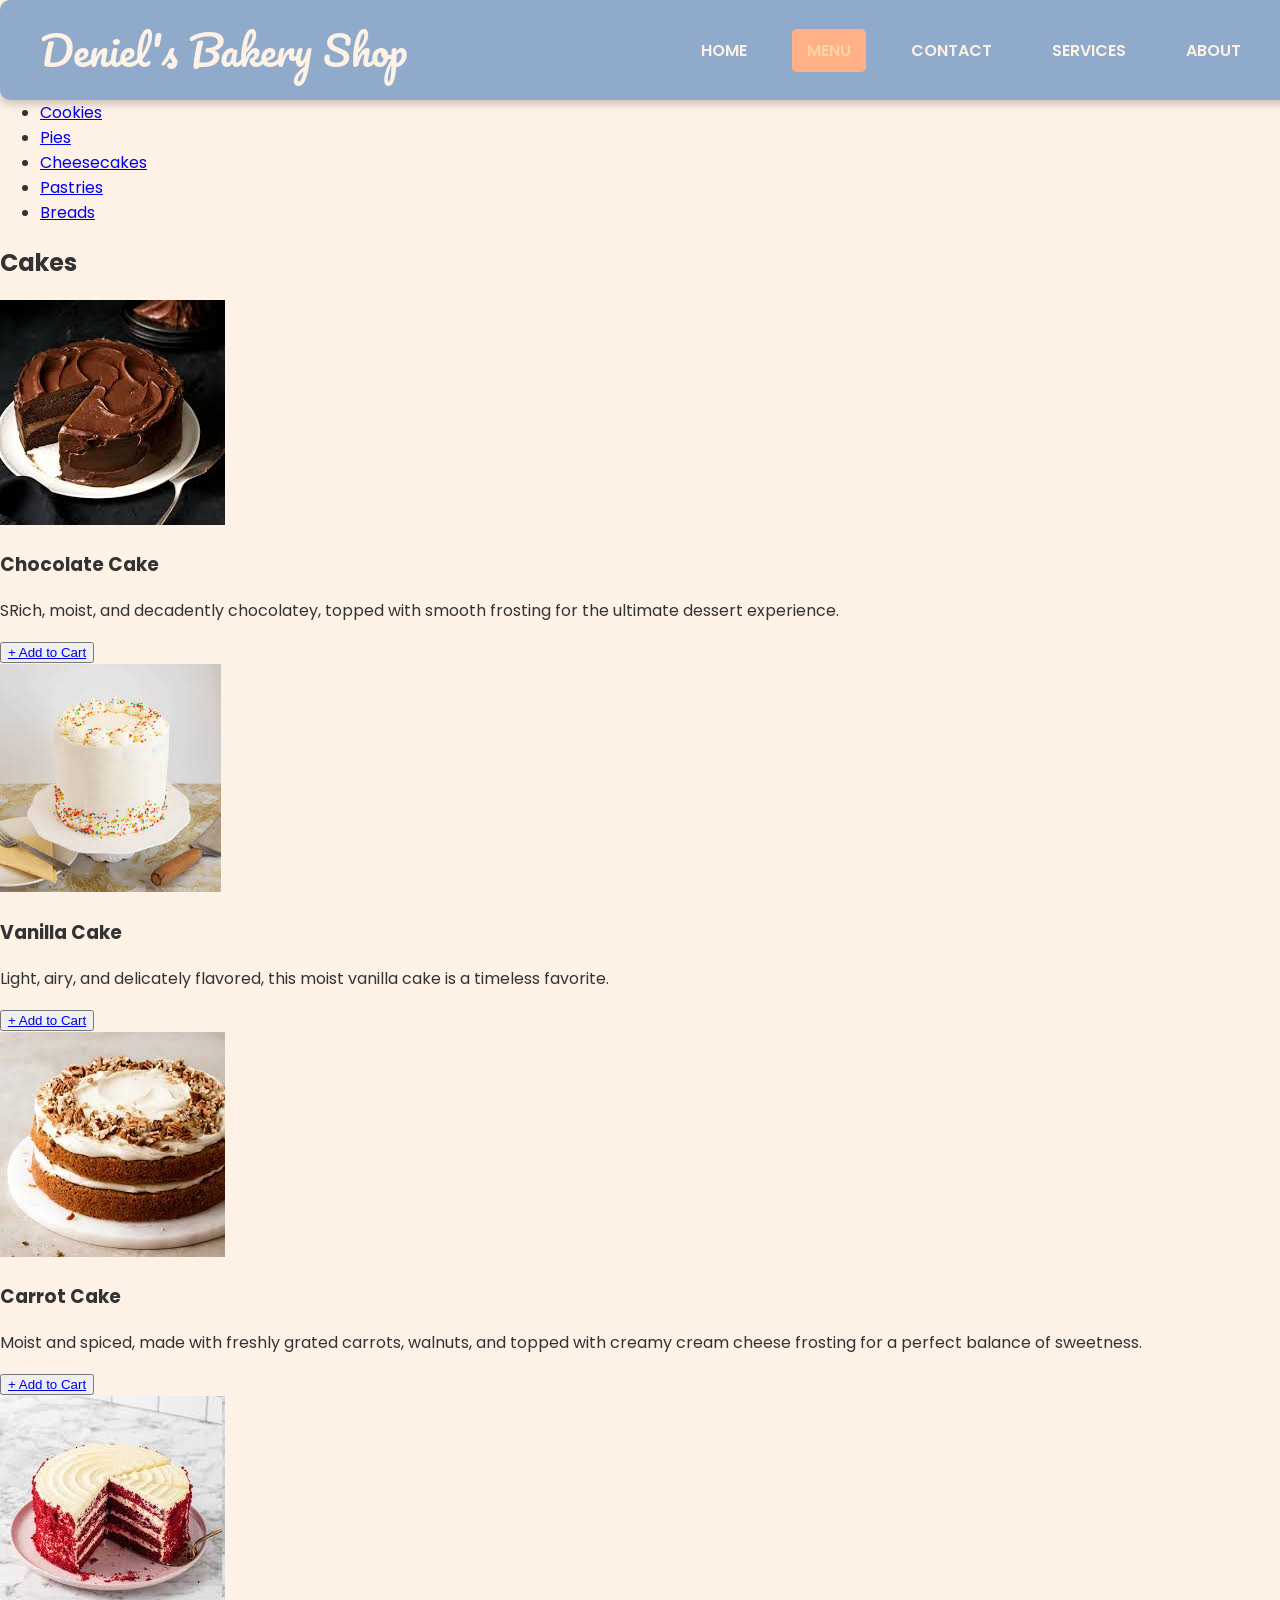
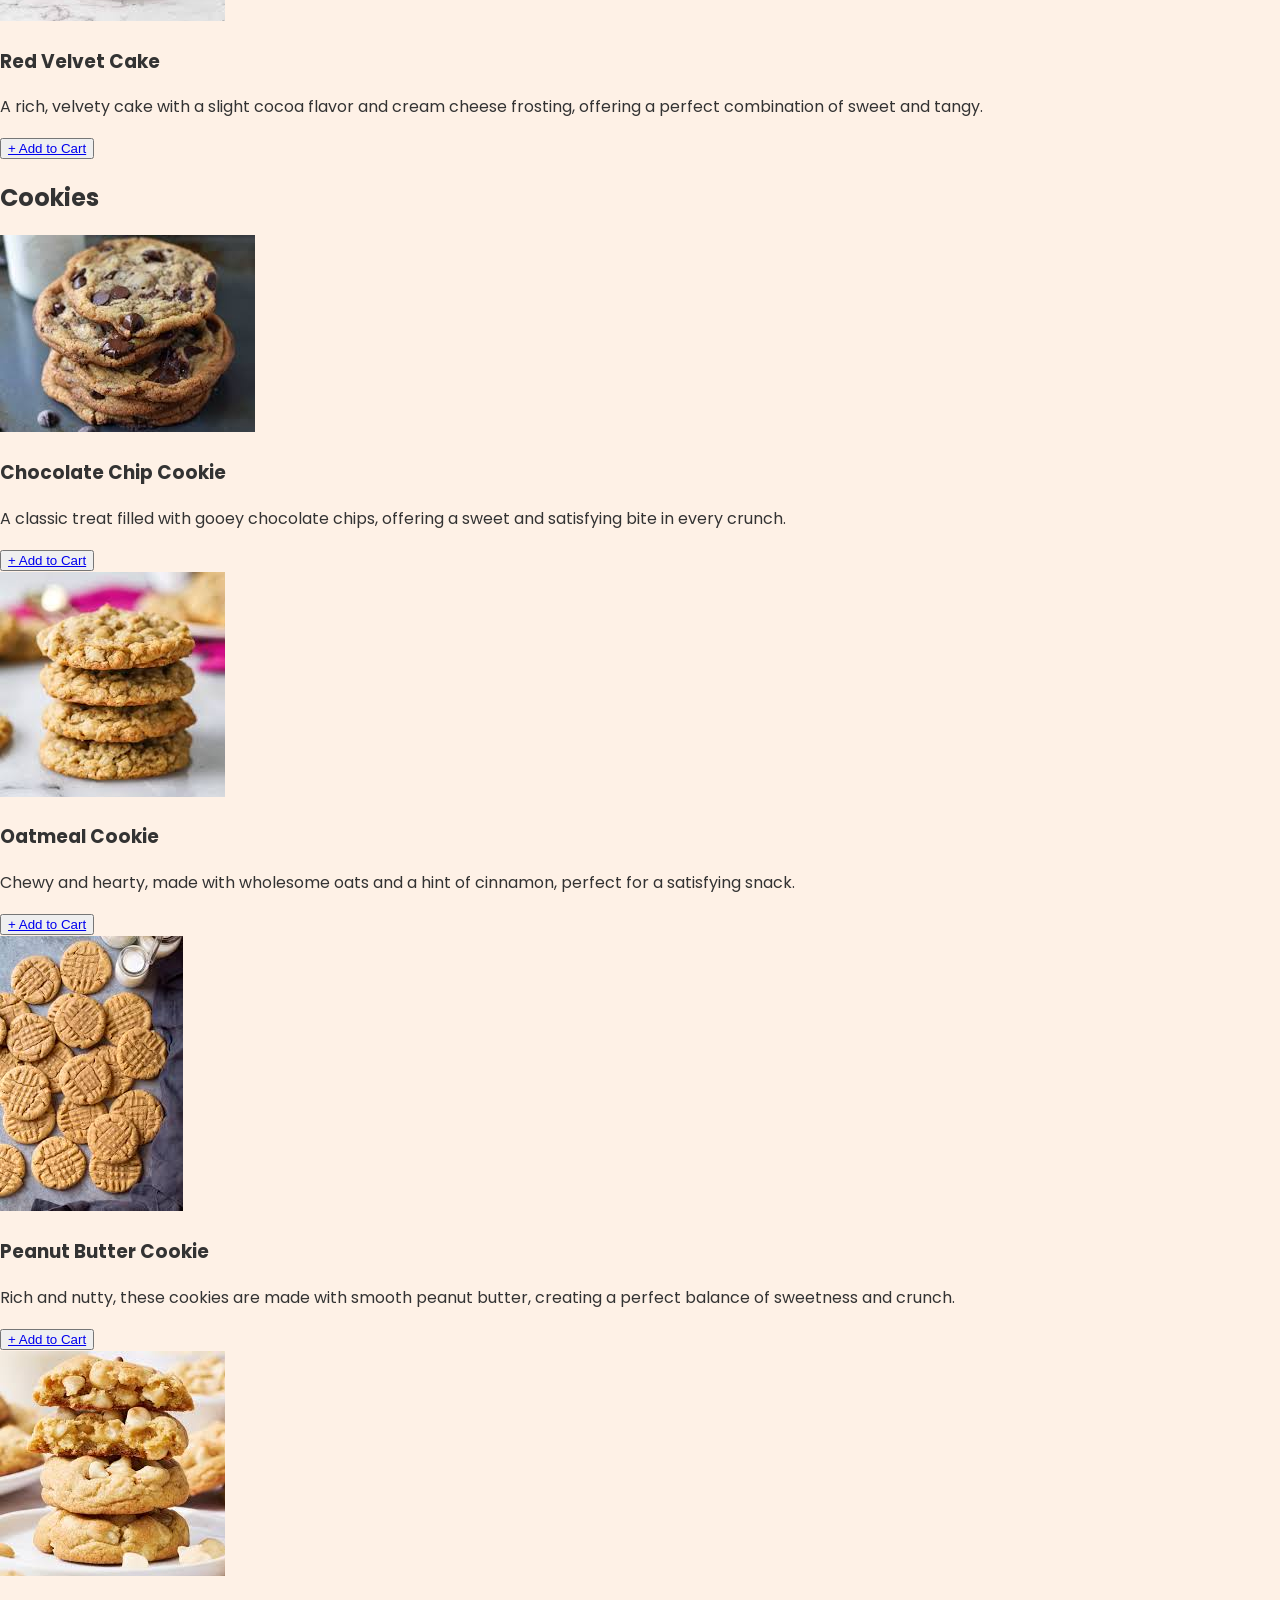
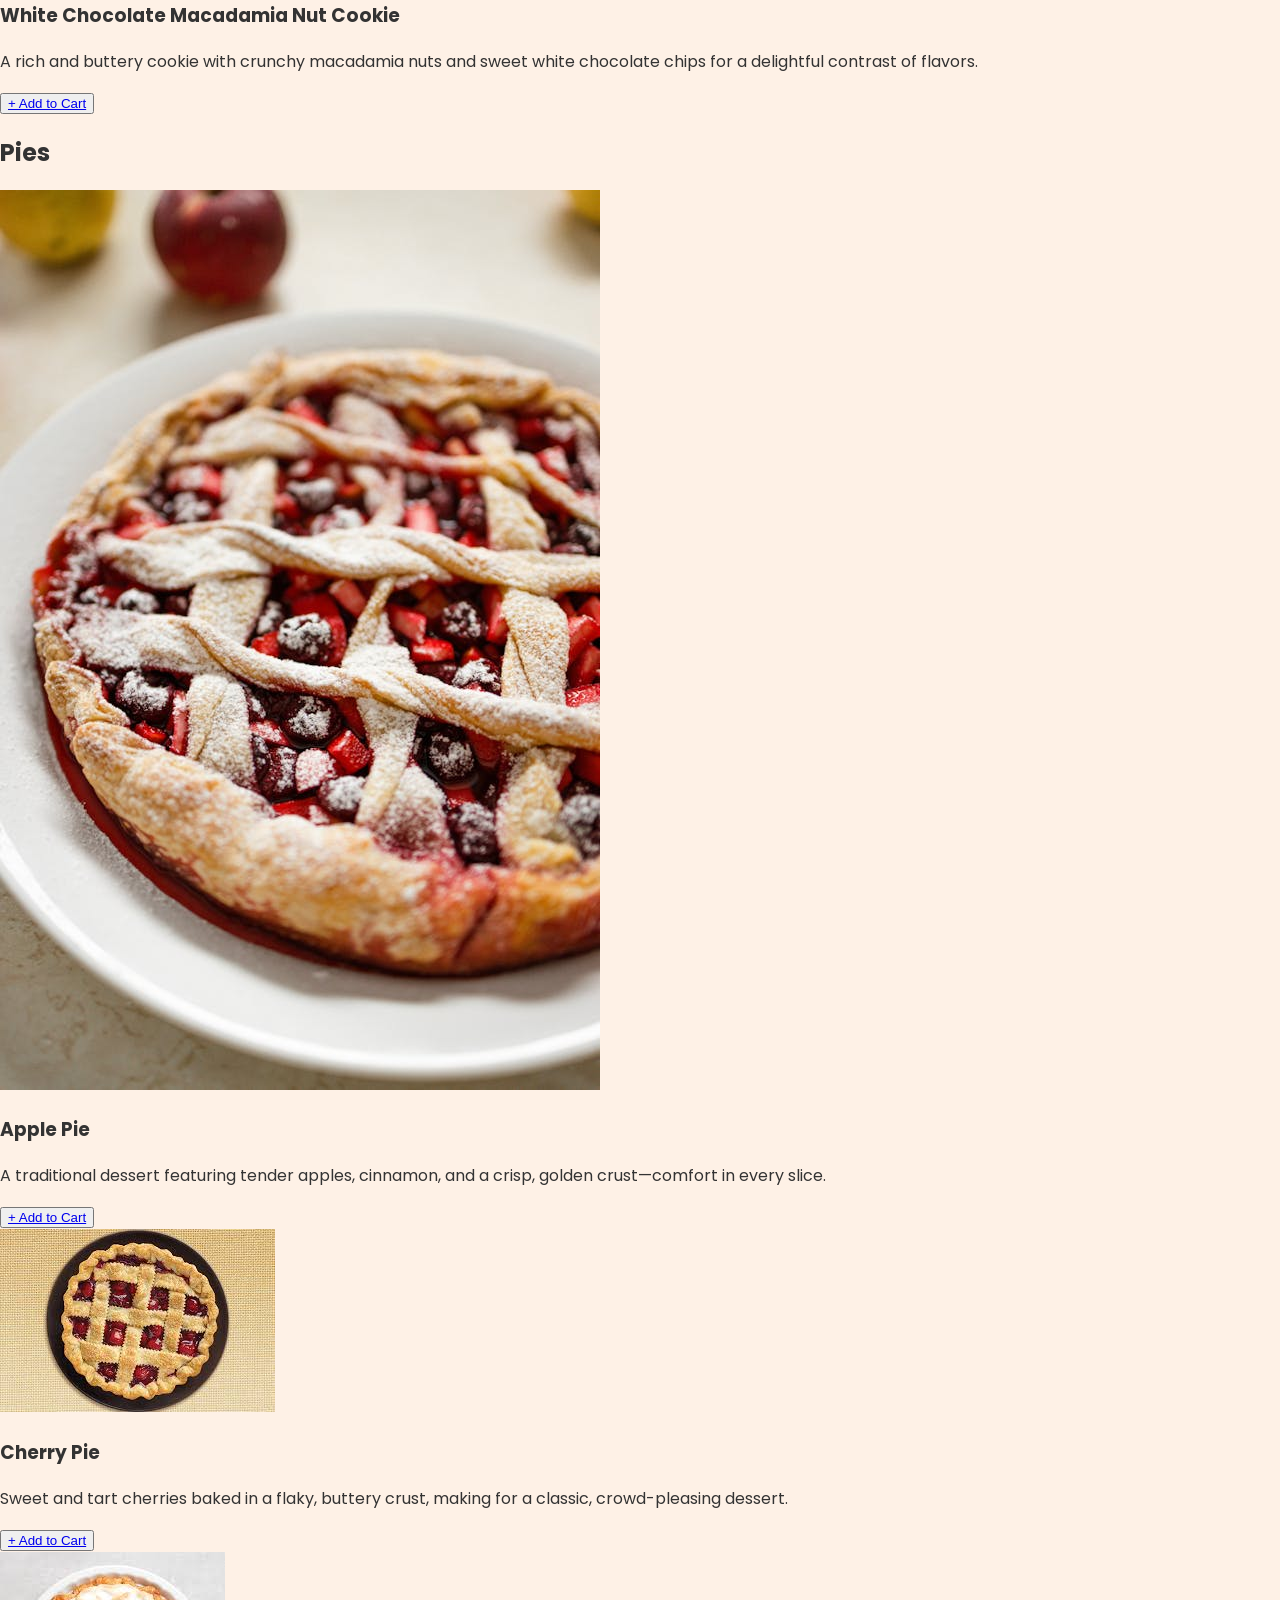
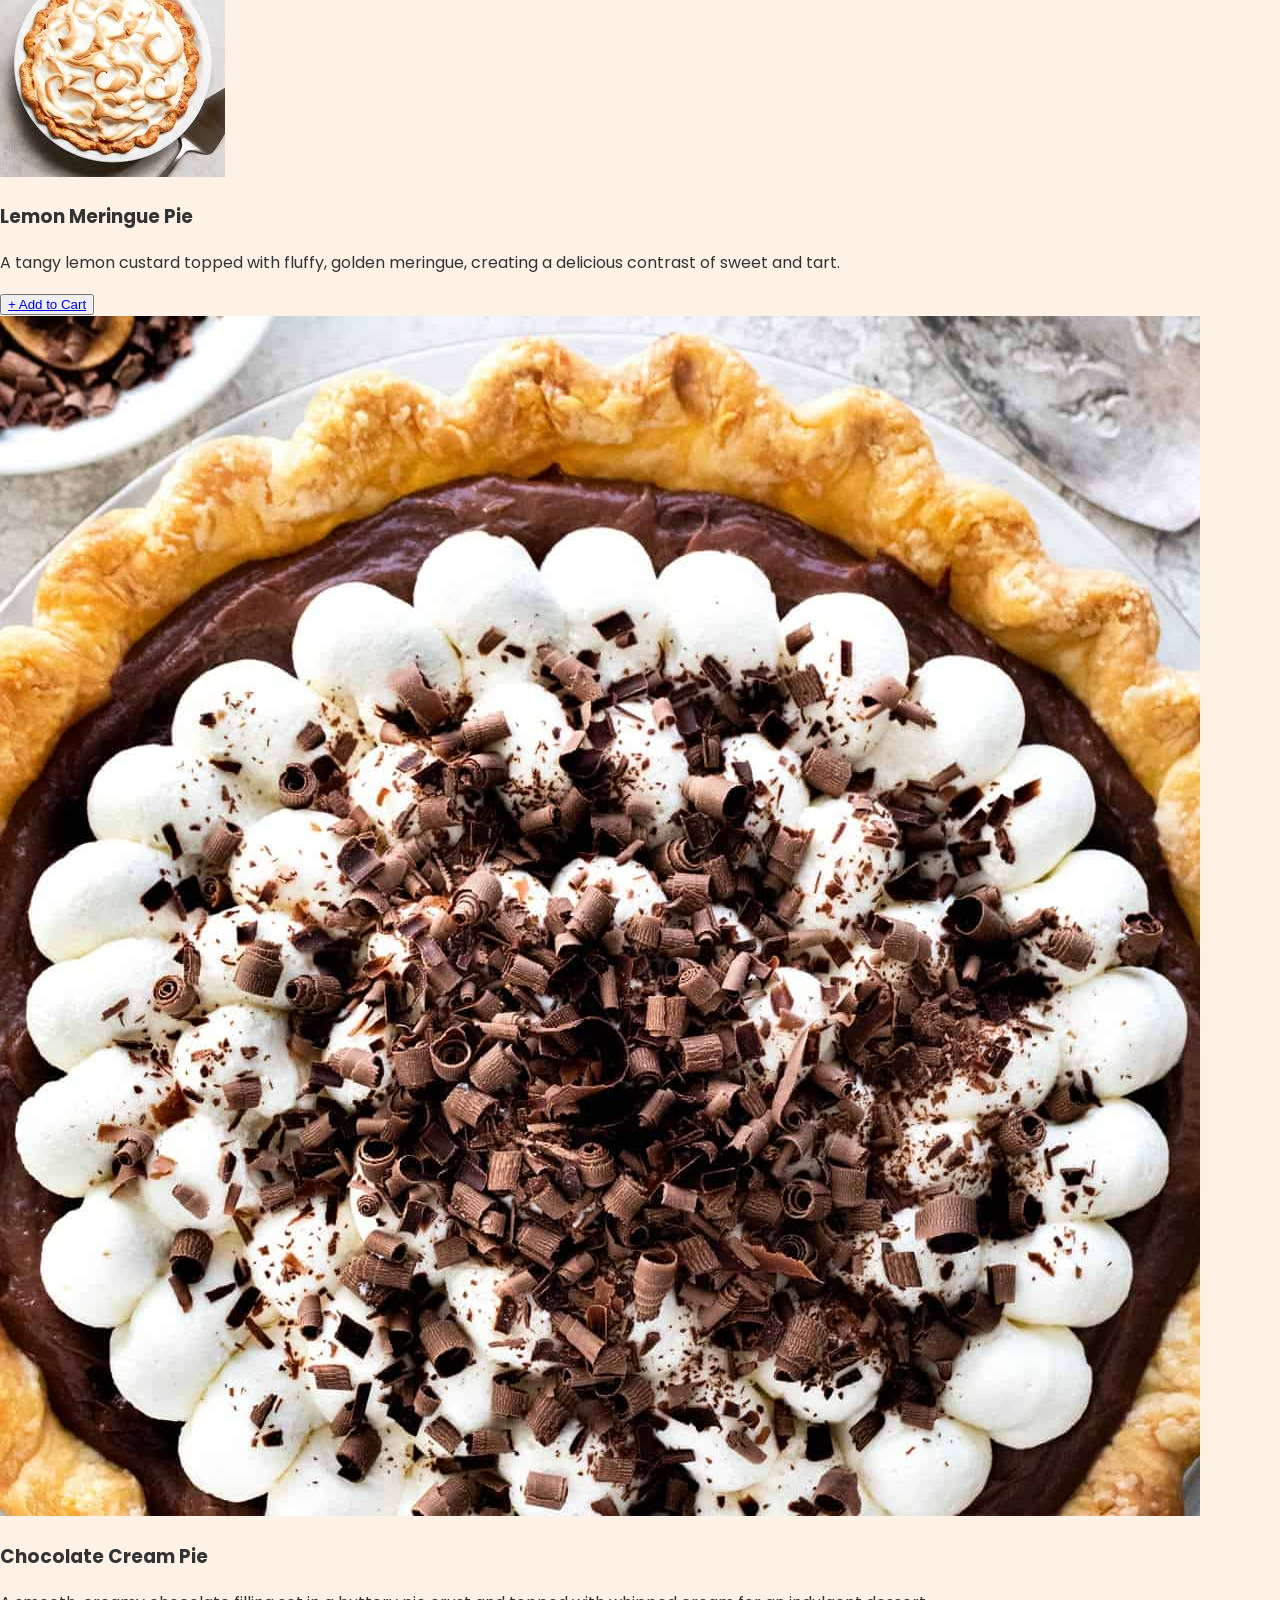
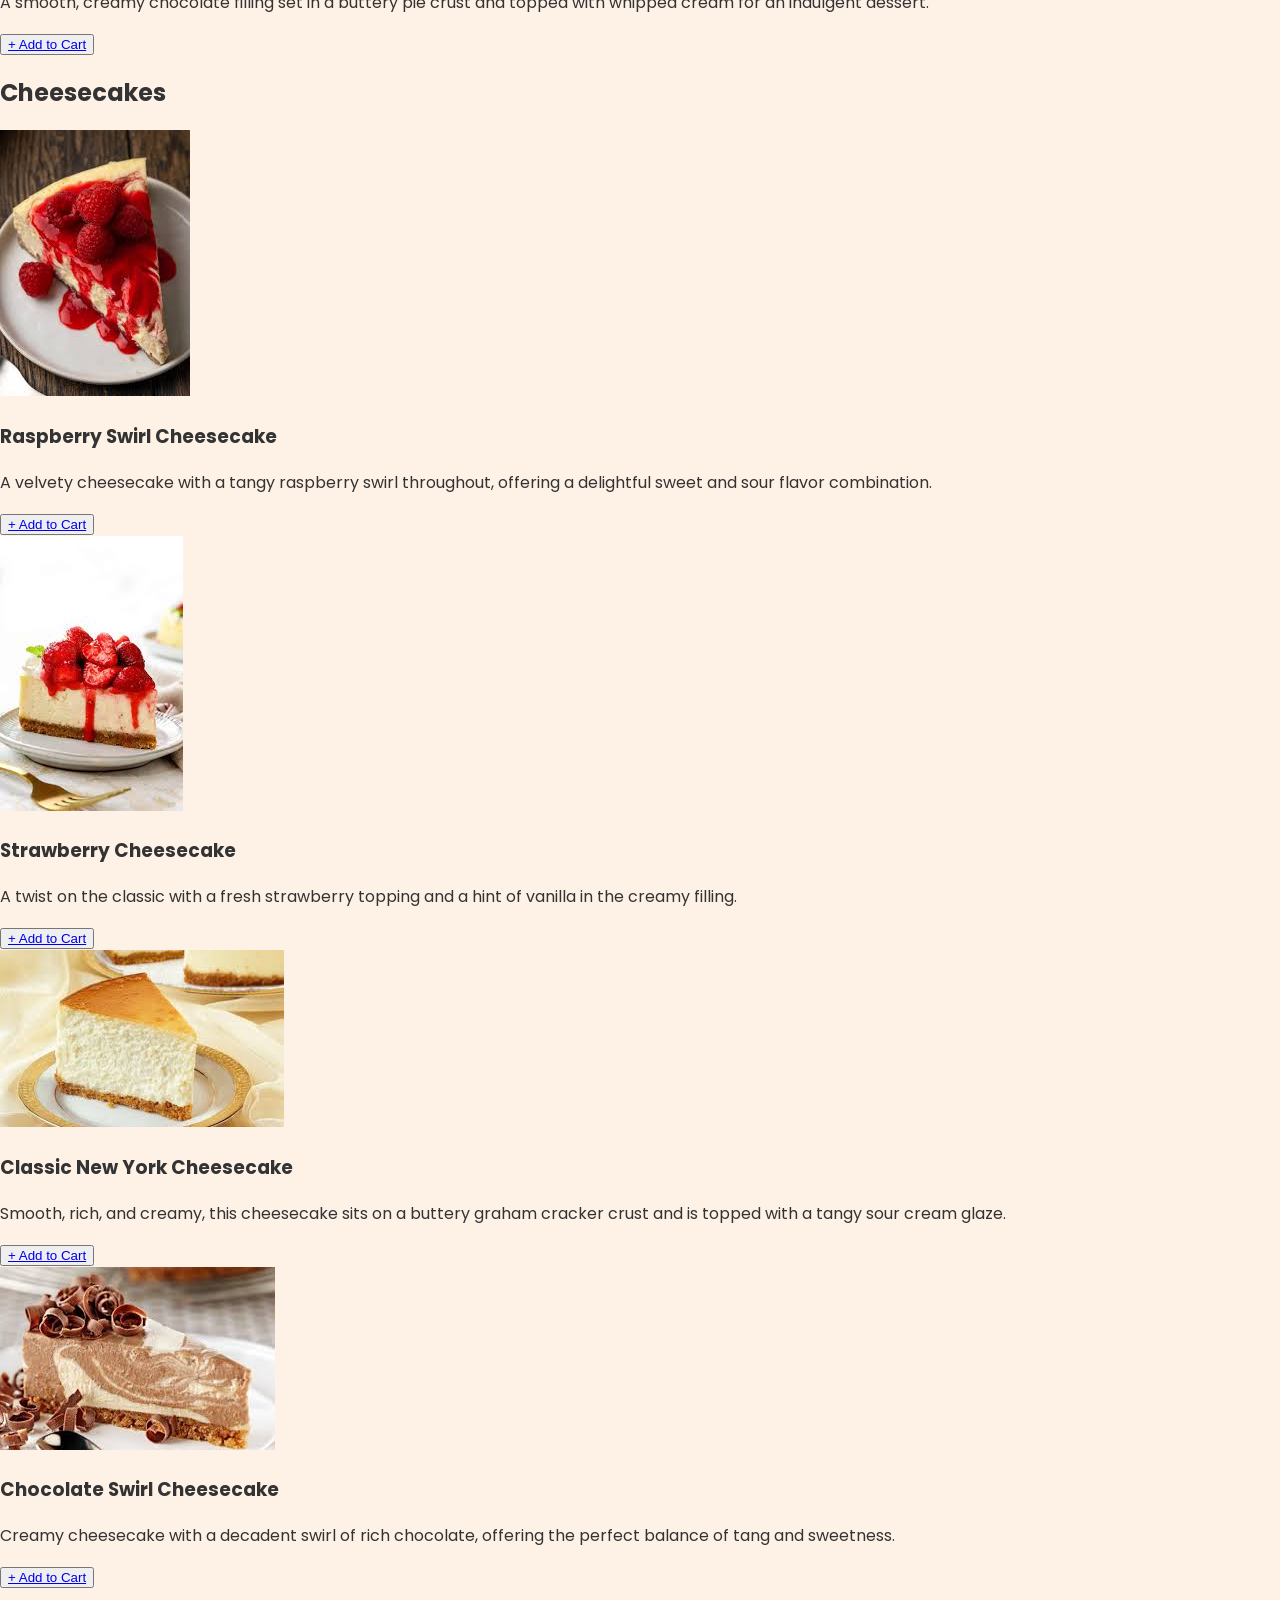
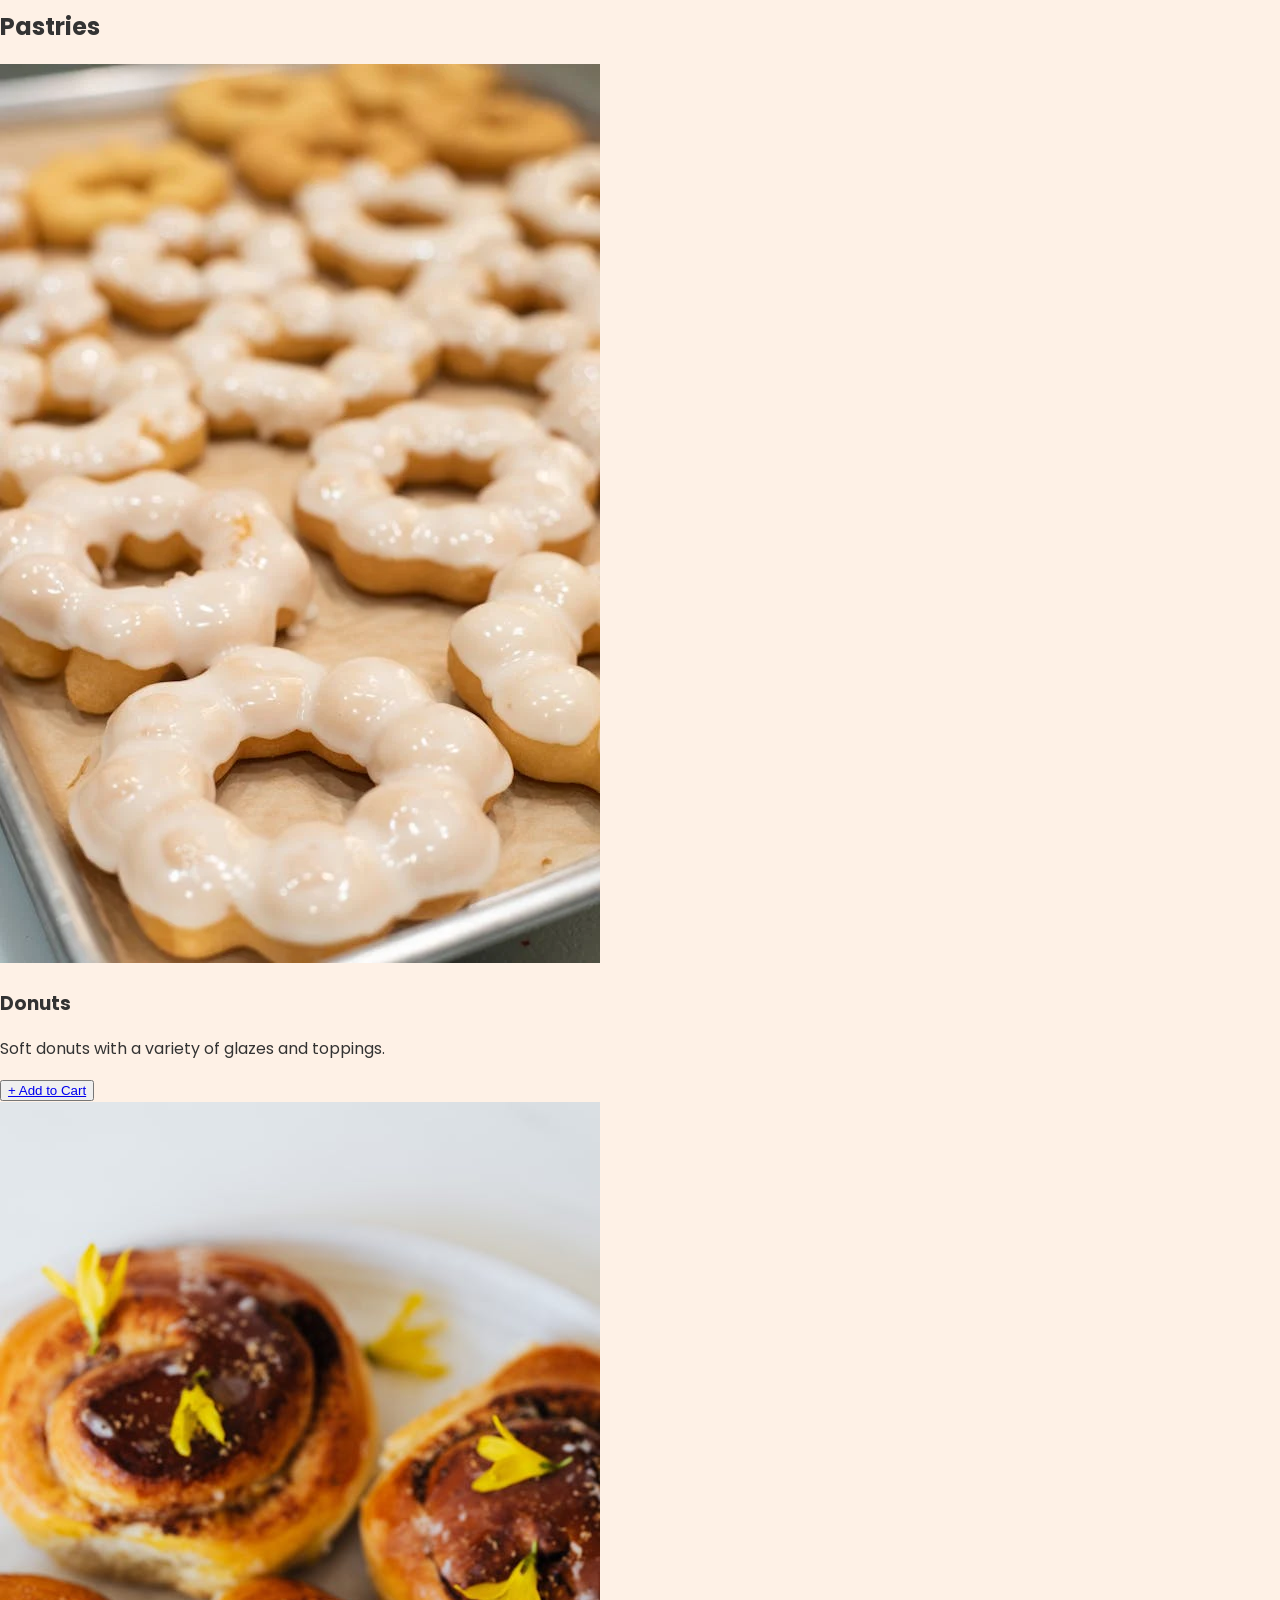
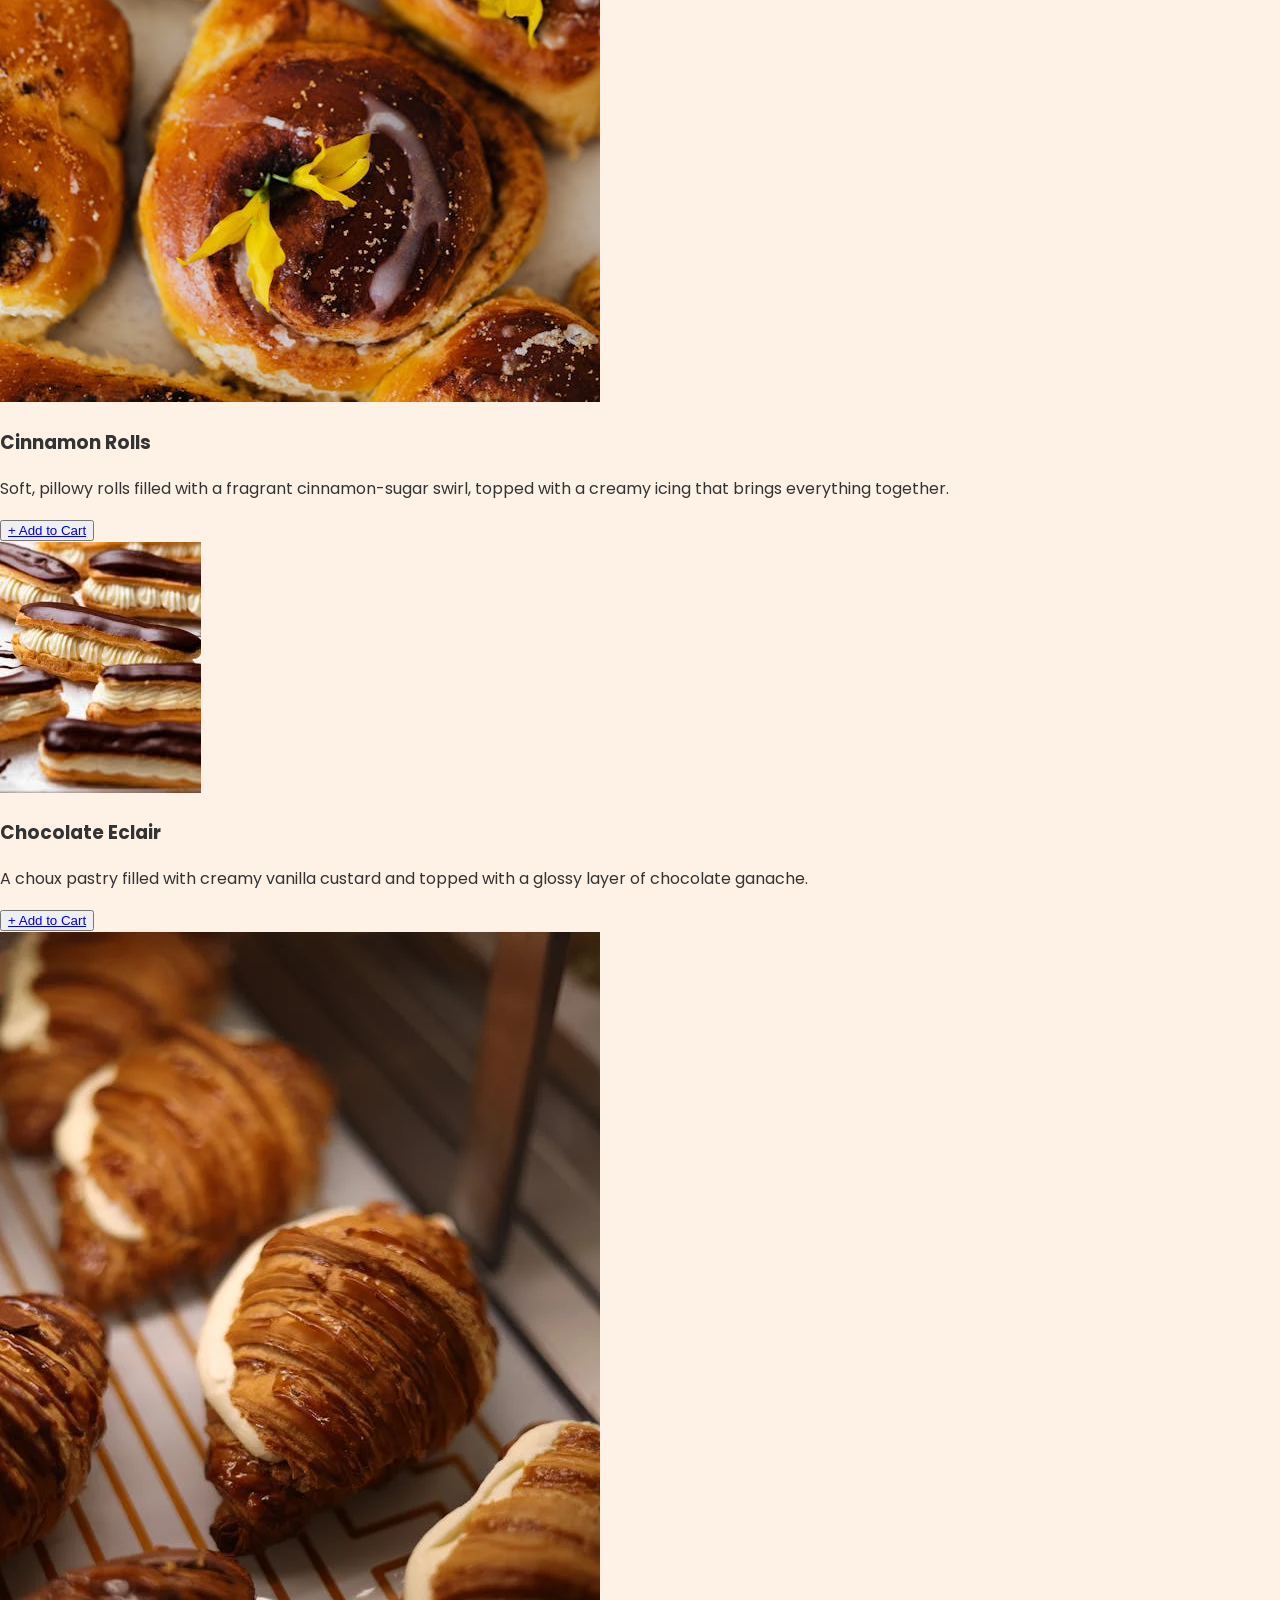
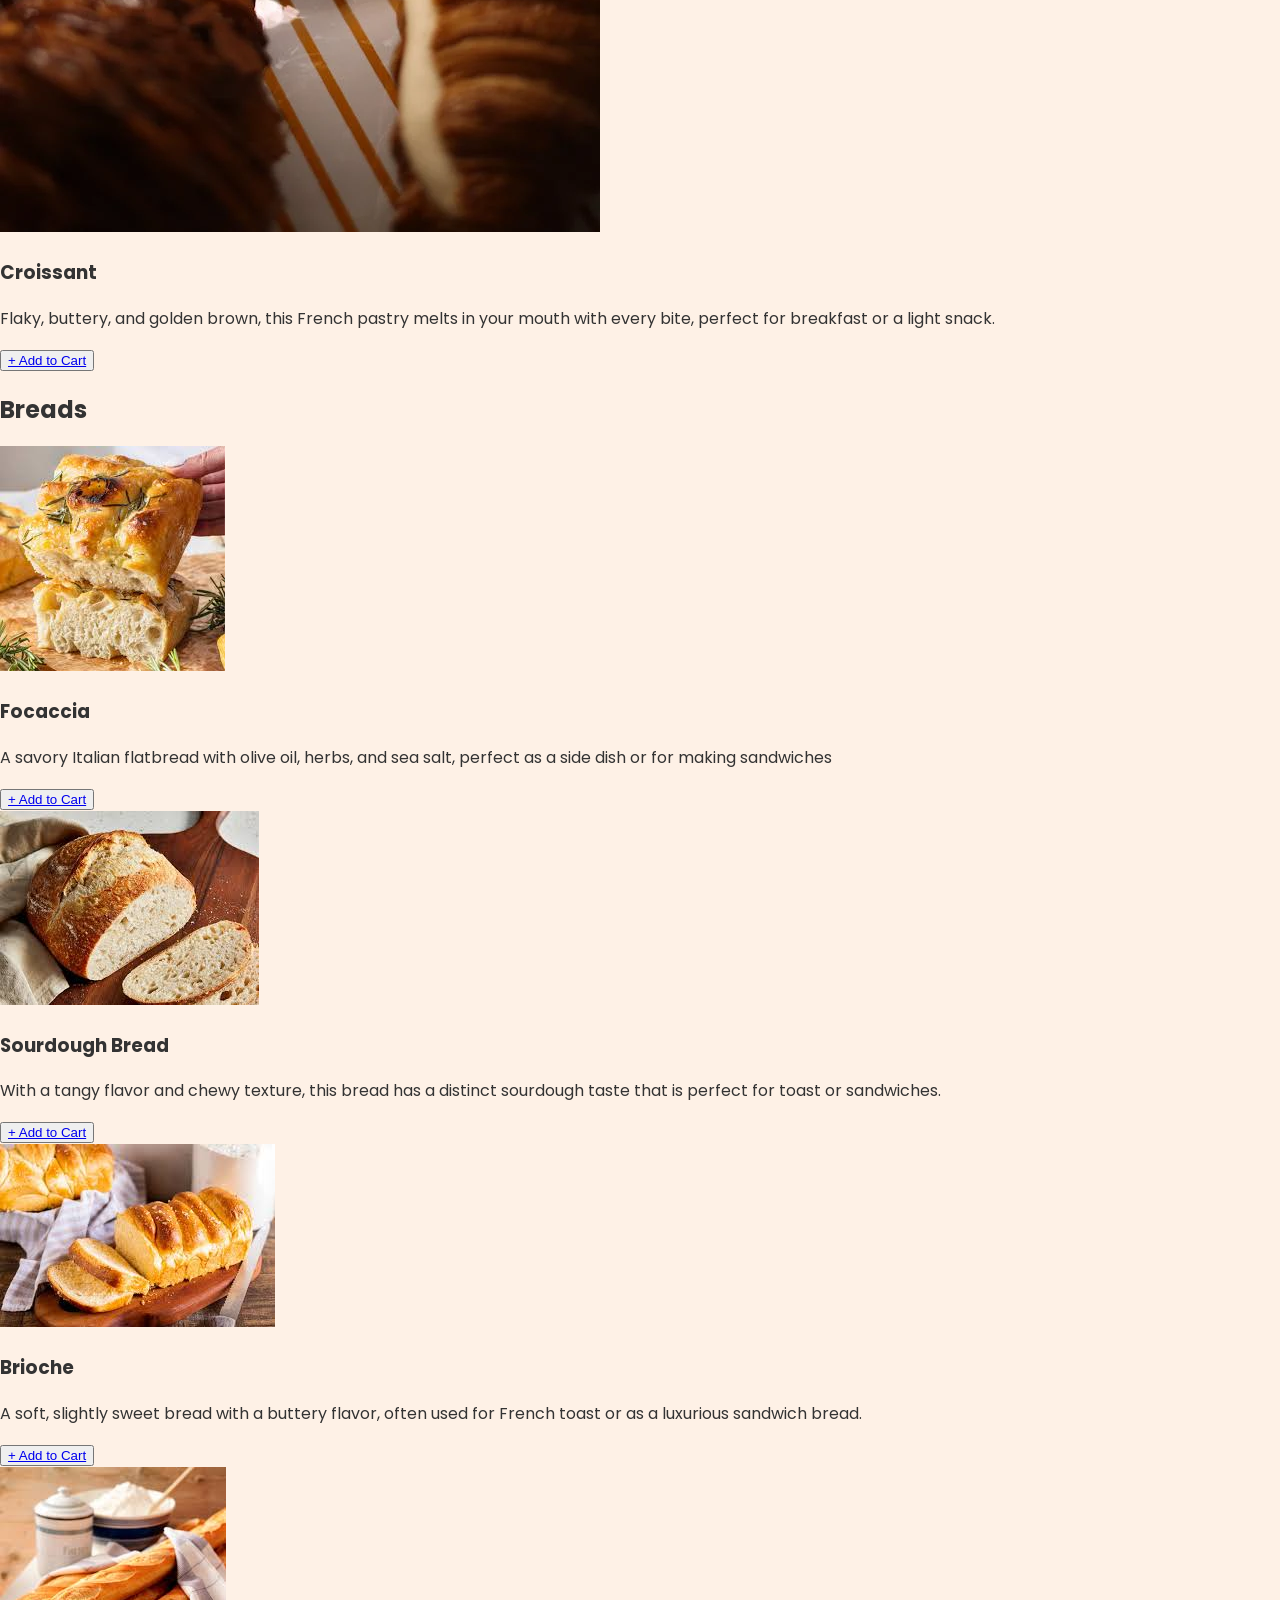
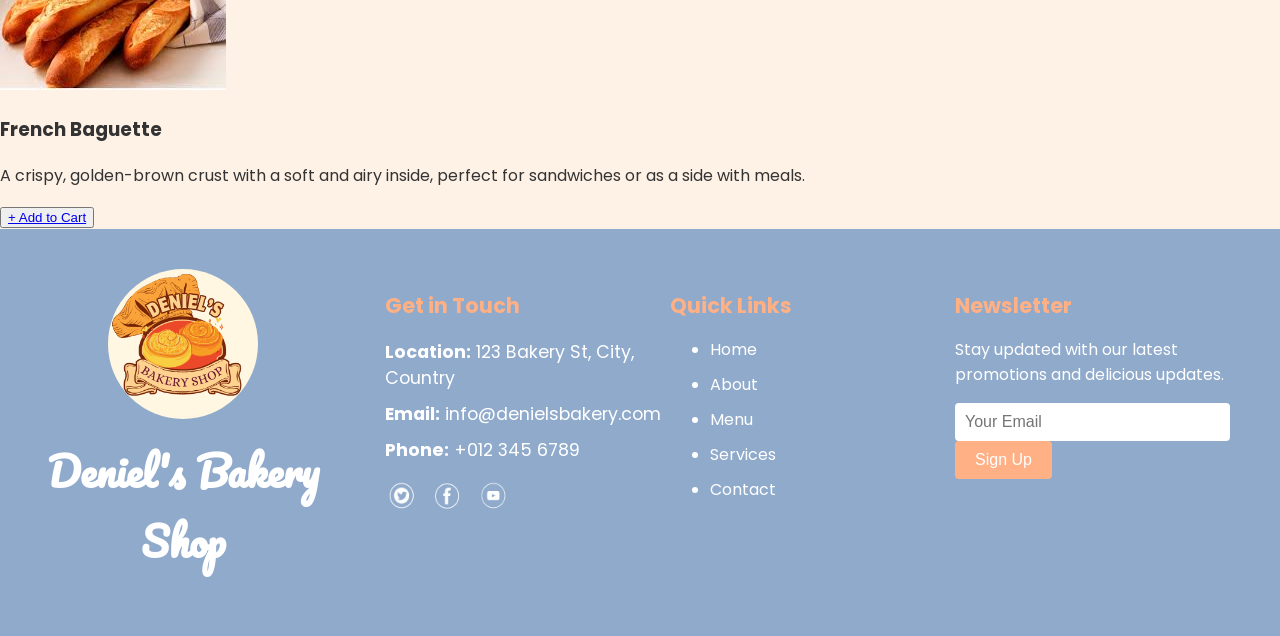
<file: menu.html>
<!DOCTYPE html>
<html lang="en">
<head>
  <meta charset="UTF-8">
  <meta name="viewport" content="width=device-width, initial-scale=1.0">
  <title>Deniel's Bakery Shop</title>

  <!-- Google Fonts -->
  <link href="https://fonts.googleapis.com/css2?family=Pacifico&family=Poppins:wght@400;600&display=swap" rel="stylesheet">

  <!-- Link to external CSS -->
  <link rel="stylesheet" href="css/stylesb.css">
</head>
<body>
  <!-- Header Section -->
  <header>
    <!-- Navigation Bar -->
    <nav class="navbar">
      <!-- Logo as Text -->
      <div class="logo">
        <h1>Deniel's Bakery Shop</h1>
      </div>

      <!-- Navigation Links -->
      <ul class="topnav">
        <li><a href="home.html">Home</a></li>
        <li><a href="menu.html">Menu</a></li>
        <li><a href="contact.html">Contact</a></li>
        <li><a href="services.html">Services</a></li>
        <li class="right"><a href="about.html">About</a></li>
      </ul>
    </nav>
  </header>

  <!-- Our Menu Section -->
<section class="menu-title">
  <h1>Our Menu</h1>
</section>

  <!-- Menu Navigation -->
  <nav class="menu-nav">
    <ul>
      <li><a href="#cakes">Cakes</a></li>
      <li><a href="#cookies">Cookies</a></li>
      <li><a href="#pies">Pies</a></li>
      <li><a href="#cheesecake">Cheesecakes</a></li>
      <li><a href="#pastries">Pastries</a></li>
      <li><a href="#breads">Breads</a></li>
    </ul>
  </nav>

  <!-- Sections for Menu Items -->
  <section id="cakes">
    <h2>Cakes</h2>
    <div class="menu-items">
      <div class="menu-item">
        <img src="img/cake1.png" alt="Chocolate Cake">
        <h3>Chocolate Cake</h3>
        <p>SRich, moist, and decadently chocolatey, topped with smooth frosting for the ultimate dessert experience.</p>
        <button><a href="takeout/takeout(copy) (1).html"> + Add to Cart </a></button>
      </div>
      <div class="menu-item">
        <img src="img/cake2.png" alt="Vanilla Cake">
        <h3>Vanilla Cake</h3>
        <p>Light, airy, and delicately flavored, this moist vanilla cake is a timeless favorite.</p>
        <button><a href="takeout/takeout(copy) (2).html"> + Add to Cart </a></button>
      </div>
      <div class="menu-item">
        <img src="img/carrotcake.png" alt="Carrot Cake">
        <h3>Carrot Cake</h3>
        <p>Moist and spiced, made with freshly grated carrots, walnuts, and topped with creamy cream cheese frosting for a perfect balance of sweetness.</p>
        <button><a href="takeout/takeout(copy) (3).html"> + Add to Cart </a></button>
      </div>
      <div class="menu-item">
        <img src="img/redvelcake.png" alt="Red Velvet Cake">
        <h3>Red Velvet Cake</h3>
        <p>A rich, velvety cake with a slight cocoa flavor and cream cheese frosting, offering a perfect combination of sweet and tangy.</p>
        <button><a href="takeout/takeout(copy) (4).html"> + Add to Cart </a></button>
      </div>
    </div>
  </section>

  <section id="cookies">
    <h2>Cookies</h2>
    <div class="menu-items">
      <div class="menu-item">
        <img src="img/chocolatechip.png" alt="Chocolate Chip Cookie">
        <h3>Chocolate Chip Cookie</h3>
        <p>A classic treat filled with gooey chocolate chips, offering a sweet and satisfying bite in every crunch.
        </p>
        <button><a href="takeout/takeout(copy) (5).html"> + Add to Cart </a></button>
      </div>
      <div class="menu-item">
        <img src="img/oatmealcookie.png" alt="Oatmeal Cookie">
        <h3>Oatmeal Cookie</h3>
        <p>Chewy and hearty, made with wholesome oats and a hint of cinnamon, perfect for a satisfying snack.</p>
        <button><a href="takeout/takeout(copy) (6).html"> + Add to Cart </a></button>
      </div>
      <div class="menu-item">
        <img src="img/peacookie.png" alt="Peanut Butter Cookie">
        <h3>Peanut Butter Cookie</h3>
        <p>Rich and nutty, these cookies are made with smooth peanut butter, creating a perfect balance of sweetness and crunch.</p>
        <button><a href="takeout/takeout(copy) (7).html"> + Add to Cart </a></button>
      </div>
      <div class="menu-item">
        <img src="img/whitecookie.png" alt="White Chocolate Macadamia Nut Cookie">
        <h3>White Chocolate Macadamia Nut Cookie</h3>
        <p>A rich and buttery cookie with crunchy macadamia nuts and sweet white chocolate chips for a delightful contrast of flavors.</p>
        <button><a href="takeout/takeout(copy) (8).html"> + Add to Cart </a></button>
      </div>
    </div>
  </section>

  <section id="pies">
    <h2>Pies</h2>
    <div class="menu-items">
      <div class="menu-item">
        <img src="img/applepie.png" alt="Apple Pie">
        <h3>Apple Pie</h3>
        <p>A traditional dessert featuring tender apples, cinnamon, and a crisp, golden crust—comfort in every slice.</p>
        <button><a href="takeout/takeout(copy) (9).html"> + Add to Cart </a></button>
      </div>
      <div class="menu-item">
        <img src="img/pie1.png" alt="Cherry Pie">
        <h3>Cherry Pie</h3>
        <p>Sweet and tart cherries baked in a flaky, buttery crust, making for a classic, crowd-pleasing dessert.</p>
        <button><a href="takeout/takeout(copy) (10).html"> + Add to Cart </a></button>
      </div>
      <div class="menu-item">
        <img src="img/lemonpie.png" alt="Lemon Meringue Pie">
        <h3>Lemon Meringue Pie</h3>
        <p>A tangy lemon custard topped with fluffy, golden meringue, creating a delicious contrast of sweet and tart.</p>
        <button><a href="takeout/takeout(copy) (11).html"> + Add to Cart </a></button>
      </div>
      <div class="menu-item">
        <img src="img/chocolatecream.png" alt="Chocolate Cream Pie">
        <h3>Chocolate Cream Pie</h3>
        <p>A smooth, creamy chocolate filling set in a buttery pie crust and topped with whipped cream for an indulgent dessert.</p>
        <button><a href="takeout/takeout(copy) (12).html"> + Add to Cart </a></button>
      </div>
    </div>
  </section>

  <section id="cheesecake">
    <h2>Cheesecakes</h2>
    <div class="menu-items">
      <div class="menu-item">
        <img src="img/rasberry.png" alt="Raspberry Swirl Cheesecake">
        <h3>Raspberry Swirl Cheesecake</h3>
        <p>A velvety cheesecake with a tangy raspberry swirl throughout, offering a delightful sweet and sour flavor combination.</p>
        <button><a href="takeout/takeout(copy) (13).html"> + Add to Cart </a></button>
      </div>
      <div class="menu-item">
        <img src="img/strawcheese.png" alt="Strawberry Cheesecake">
        <h3>Strawberry Cheesecake</h3>
        <p>A twist on the classic with a fresh strawberry topping and a hint of vanilla in the creamy filling.</p>
        <button><a href="takeout/takeout(copy) (14).html"> + Add to Cart </a></button>
      </div>
      <div class="menu-item">
        <img src="img/nycheese.png" alt="Classic New York Cheesecake">
        <h3>Classic New York Cheesecake</h3>
        <p>Smooth, rich, and creamy, this cheesecake sits on a buttery graham cracker crust and is topped with a tangy sour cream glaze.
        </p>
        <button><a href="takeout/takeout(copy) (15).html"> + Add to Cart </a></button>
      </div>
      <div class="menu-item">
        <img src="img/chococheese.png" alt="Chocolate Swirl Cheesecake">
        <h3>Chocolate Swirl Cheesecake</h3>
        <p>Creamy cheesecake with a decadent swirl of rich chocolate, offering the perfect balance of tang and sweetness.</p>
        <button><a href="takeout/takeout(copy) (16).html"> + Add to Cart </a></button>
      </div>
    </div>
  </section>

  <section id="pastries">
    <h2>Pastries</h2>
    <div class="menu-items">
      <div class="menu-item">
        <img src="img/donuts.png" alt="Donuts">
        <h3>Donuts</h3>
        <p>Soft donuts with a variety of glazes and toppings.</p>
        <button><a href="takeout/takeout(copy) (17).html"> + Add to Cart </a></button>
      </div>
      <div class="menu-item">
        <img src="img/cinammonrolls.png" alt="Cinnamon Rolls">
        <h3>Cinnamon Rolls</h3>
        <p>Soft, pillowy rolls filled with a fragrant cinnamon-sugar swirl, topped with a creamy icing that brings everything together.</p>
        <button><a href="takeout/takeout(copy) (18).html"> + Add to Cart </a></button>
      </div>
      <div class="menu-item">
        <img src="img/eclair.png" alt="Chocolate Eclair">
        <h3>Chocolate Eclair</h3>
        <p>A choux pastry filled with creamy vanilla custard and topped with a glossy layer of chocolate ganache.</p>
        <button><a href="takeout/takeout(copy) (19).html"> + Add to Cart </a></button>
      </div>
      <div class="menu-item">
        <img src="img/croissant.png" alt="Croissant">
        <h3>Croissant</h3>
        <p>Flaky, buttery, and golden brown, this French pastry melts in your mouth with every bite, perfect for breakfast or a light snack.</p>
        <button><a href="takeout/takeout(copy) (20).html"> + Add to Cart </a></button>
      </div>
    </div>
  </section>

  <section id="breads">
    <h2>Breads</h2>
    <div class="menu-items">
      <div class="menu-item">
        <img src="img/focaccia.png" alt="Focaccia">
        <h3>Focaccia</h3>
        <p>A savory Italian flatbread with olive oil, herbs, and sea salt, perfect as a side dish or for making sandwiches</p>
        <button><a href="takeout/takeout(copy) (21).html"> + Add to Cart </a></button>
      </div>
      <div class="menu-item">
        <img src="img/sourdough.png" alt="Sourdough Bread">
        <h3>Sourdough Bread</h3>
        <p>With a tangy flavor and chewy texture, this bread has a distinct sourdough taste that is perfect for toast or sandwiches.</p>
        <button><a href="takeout/takeout(copy) (22).html"> + Add to Cart </a></button>
      </div>
      <div class="menu-item">
        <img src="img/Brioche.png" alt="Brioche">
        <h3>Brioche</h3>
        <p>A soft, slightly sweet bread with a buttery flavor, often used for French toast or as a luxurious sandwich bread.</p>
        <button><a href="takeout/takeout(copy) (23).html"> + Add to Cart </a></button>
      </div>
      <div class="menu-item">
        <img src="img/baguette.png" alt="French Baguette">
        <h3>French Baguette</h3>
        <p>A crispy, golden-brown crust with a soft and airy inside, perfect for sandwiches or as a side with meals.</p>
        <button><a href="takeout/takeout(copy) (24).html"> + Add to Cart </a></button>
      </div>
    </div>
  </section>

<!-- Footer Section -->
<footer class="footer">
  <div class="footer-content">
    <!-- Logo and Bakery Name -->
    <div class="footer-logo">
      <img src="img/LOGO.png" alt="Deniel's Bakery Shop Logo">
      <h2>Deniel's Bakery Shop</h2>
    </div>

    <!-- Get in Touch Section -->
    <div class="get-in-touch">
      <h3>Get in Touch</h3>
      <ul>
        <li><strong>Location:</strong> 123 Bakery St, City, Country</li>
        <li><strong>Email:</strong> info@denielsbakery.com</li>
        <li><strong>Phone:</strong> +012 345 6789</li>
      </ul>
      <div class="social-icons">
        <a href="#"><img src="img/twittericon.png" alt="Twitter"></a>
        <a href="#"><img src="img/facebookicon.png" alt="Facebook"></a>
        <a href="#"><img src="img/youtubeicon.png" alt="YouTube"></a>
      </div>
    </div>

    <!-- Quick Links Section -->
    <div class="quick-links">
      <h3>Quick Links</h3>
      <ul>
        <li><a href="home.html">Home</a></li>
        <li><a href="about.html">About</a></li>
        <li><a href="menu.html">Menu</a></li>
        <li><a href="services.html">Services</a></li>
        <li><a href="contact.html">Contact</a></li>
      </ul>
    </div>

    <!-- Newsletter Section -->
    <div class="newsletter">
      <h3>Newsletter</h3>
      <p>Stay updated with our latest promotions and delicious updates.</p>
      <form>
        <input type="email" placeholder="Your Email">
        <button type="submit">Sign Up</button>
      </form>
    </div>
  </div>
</footer>


  <script src="js/scriptb.js"></script>
</body>
</html>
</file>
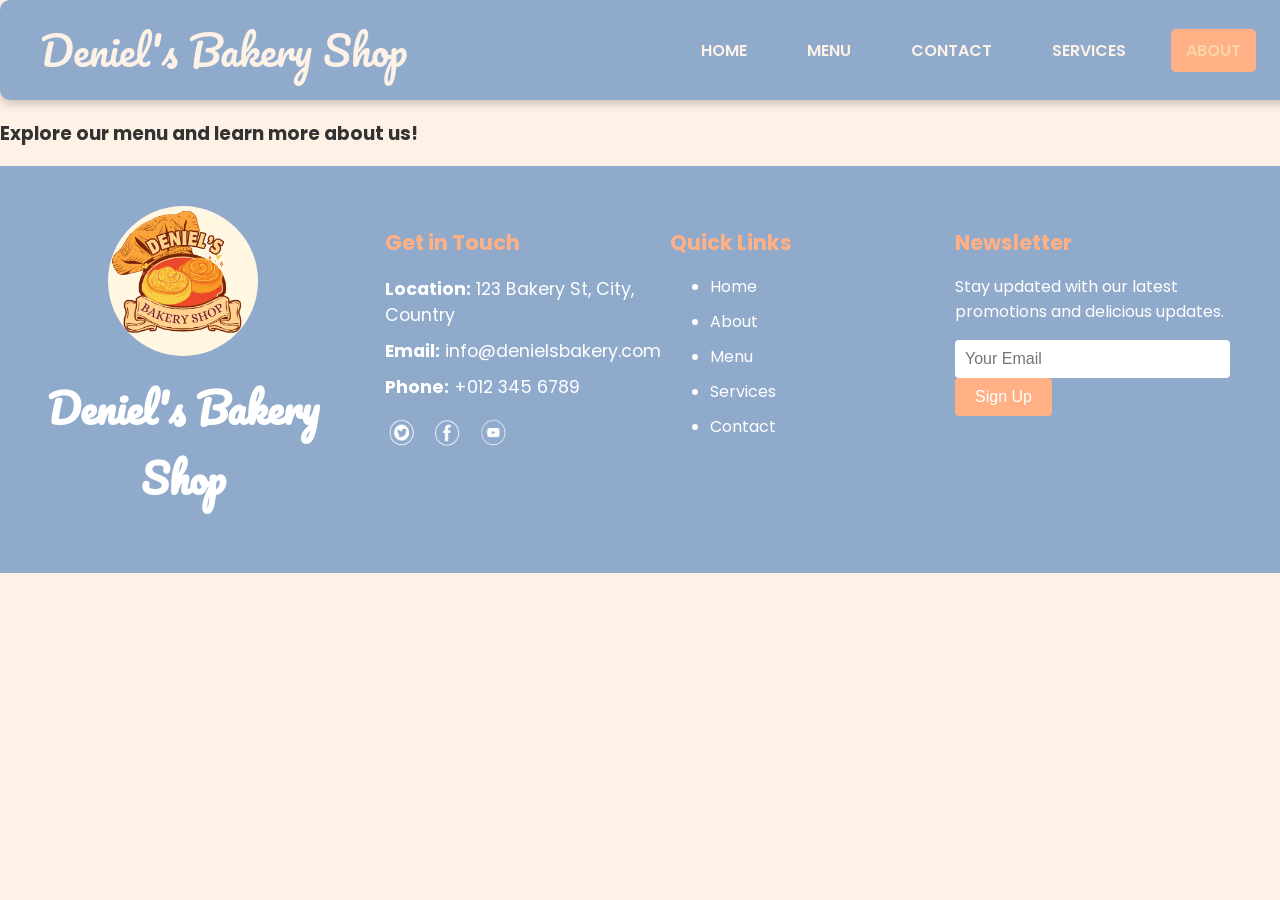
<file: takeout/about.html>
<!DOCTYPE html>
<html lang="en">
<head>
  <meta charset="UTF-8">
  <meta name="viewport" content="width=device-width, initial-scale=1.0">
  <title>Deniel's Bakery Shop</title>

  <!-- Google Fonts -->
  <link href="https://fonts.googleapis.com/css2?family=Pacifico&family=Poppins:wght@400;600&display=swap" rel="stylesheet">

  <!-- Link to external CSS -->
  <link rel="stylesheet" href="css/styles.css">
</head>
<body>
  <!-- Header Section -->
  <header>
    <!-- Navigation Bar -->
    <nav class="navbar">
      <!-- Logo as Text -->
      <div class="logo">
        <h1>Deniel's Bakery Shop</h1>
      </div>

      <!-- Navigation Links -->
      <ul class="topnav">
        <li><a href="home.html">Home</a></li>
        <li><a href="menu.html">Menu</a></li>
        <li><a href="contact.html">Contact</a></li>
        <li><a href="services.html">Services</a></li>
        <li class="right"><a href="about.html">About</a></li>
      </ul>    
    </nav>
  </header>

  <!-- Main Content Section -->
  <main class="content">
    <h2>Welcome to Deniel's Bakery Shop</h2>
    <p>Indulge in the finest baked goods crafted with love and tradition.</p>
    <h3>Explore our menu and learn more about us!</h3>
  </main>






  <!--ADD YOUR CODES HERE-->







  <!-- Footer Section -->
<footer class="footer">
  <div class="footer-content">
    <!-- Logo and Bakery Name -->
    <div class="footer-logo">
      <img src="img/LOGO.png" alt="Deniel's Bakery Shop Logo">
      <h2>Deniel's Bakery Shop</h2>
    </div>

    <!-- Get in Touch Section -->
    <div class="get-in-touch">
      <h3>Get in Touch</h3>
      <ul>
        <li><strong>Location:</strong> 123 Bakery St, City, Country</li>
        <li><strong>Email:</strong> info@denielsbakery.com</li>
        <li><strong>Phone:</strong> +012 345 6789</li>
      </ul>
      <div class="social-icons">
        <a href="#"><img src="img/twittericon.png" alt="Twitter"></a>
        <a href="#"><img src="img/facebookicon.png" alt="Facebook"></a>
        <a href="#"><img src="img/youtubeicon.png" alt="YouTube"></a>
      </div>
    </div>

    <!-- Quick Links Section -->
    <div class="quick-links">
      <h3>Quick Links</h3>
      <ul>
        <li><a href="home.html">Home</a></li>
        <li><a href="about.html">About</a></li>
        <li><a href="menu.html">Menu</a></li>
        <li><a href="services.html">Services</a></li>
        <li><a href="contact.html">Contact</a></li>
      </ul>
    </div>

    <!-- Newsletter Section -->
    <div class="newsletter">
      <h3>Newsletter</h3>
      <p>Stay updated with our latest promotions and delicious updates.</p>
      <form>
        <input type="email" placeholder="Your Email">
        <button type="submit">Sign Up</button>
      </form>
    </div>
  </div>
</footer>




  <!-- Add JavaScript -->
  <script src="js/scripte.js"></script>
</body>
</html>
</file>
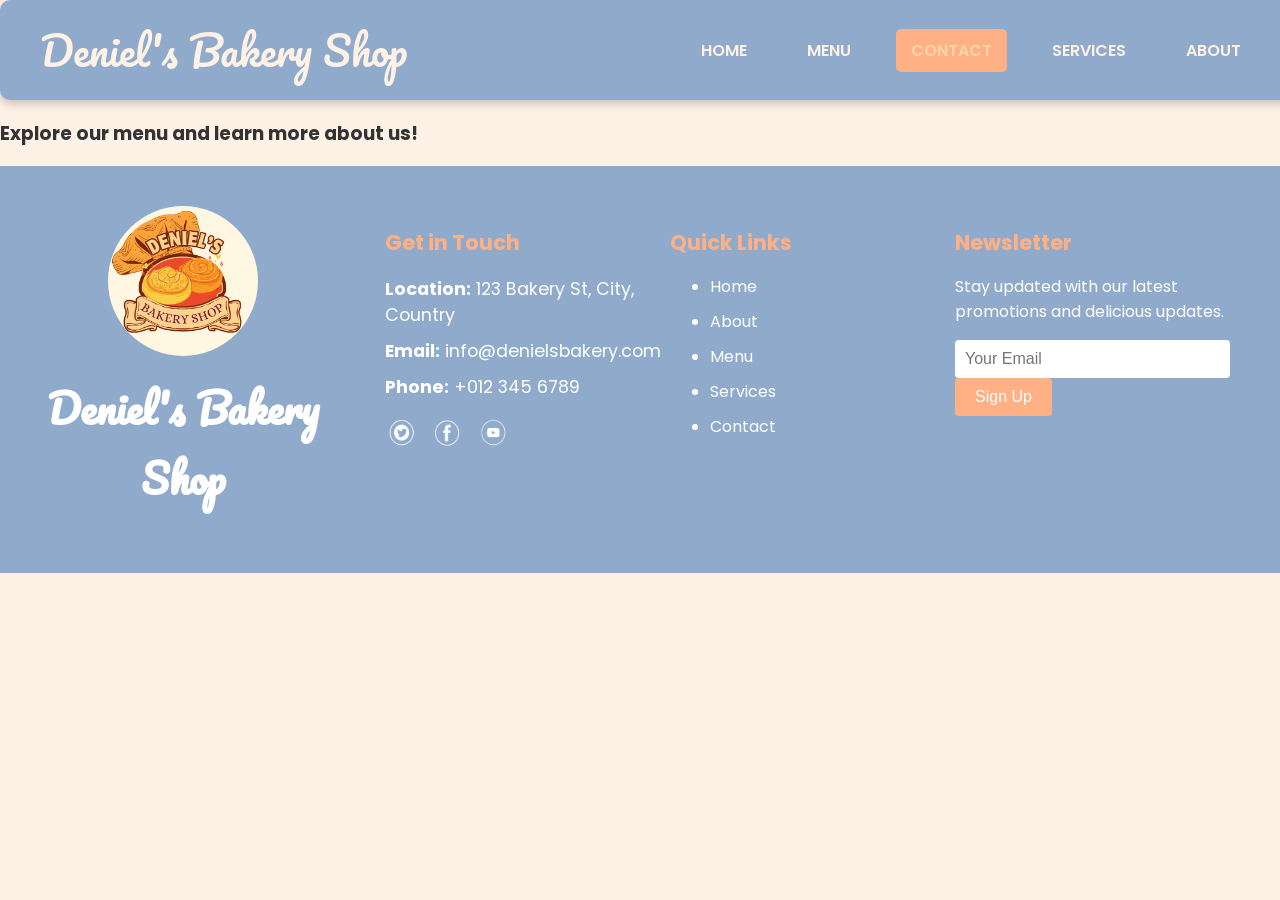
<file: takeout/contact.html>
<!DOCTYPE html>
<html lang="en">
<head>
  <meta charset="UTF-8">
  <meta name="viewport" content="width=device-width, initial-scale=1.0">
  <title>Deniel's Bakery Shop</title>

  <!-- Google Fonts -->
  <link href="https://fonts.googleapis.com/css2?family=Pacifico&family=Poppins:wght@400;600&display=swap" rel="stylesheet">

  <!-- Link to external CSS -->
  <link rel="stylesheet" href="css/styles.css">
</head>
<body>
  <!-- Header Section -->
  <header>
    <!-- Navigation Bar -->
    <nav class="navbar">
      <!-- Logo as Text -->
      <div class="logo">
        <h1>Deniel's Bakery Shop</h1>
      </div>

      <!-- Navigation Links -->
      <ul class="topnav">
        <li><a href="home.html">Home</a></li>
        <li><a href="menu.html">Menu</a></li>
        <li><a href="contact.html">Contact</a></li>
        <li><a href="services.html">Services</a></li>
        <li class="right"><a href="about.html">About</a></li>
      </ul>    
    </nav>
  </header>

  <!-- Main Content Section -->
  <main class="content">
    <h2>Welcome to Deniel's Bakery Shop</h2>
    <p>Indulge in the finest baked goods crafted with love and tradition.</p>
    <h3>Explore our menu and learn more about us!</h3>
  </main>





  <!--ADD YOUR CODES HERE-->




  <!-- Footer Section -->
<footer class="footer">
  <div class="footer-content">
    <!-- Logo and Bakery Name -->
    <div class="footer-logo">
      <img src="img/LOGO.png" alt="Deniel's Bakery Shop Logo">
      <h2>Deniel's Bakery Shop</h2>
    </div>

    <!-- Get in Touch Section -->
    <div class="get-in-touch">
      <h3>Get in Touch</h3>
      <ul>
        <li><strong>Location:</strong> 123 Bakery St, City, Country</li>
        <li><strong>Email:</strong> info@denielsbakery.com</li>
        <li><strong>Phone:</strong> +012 345 6789</li>
      </ul>
      <div class="social-icons">
        <a href="#"><img src="img/twittericon.png" alt="Twitter"></a>
        <a href="#"><img src="img/facebookicon.png" alt="Facebook"></a>
        <a href="#"><img src="img/youtubeicon.png" alt="YouTube"></a>
      </div>
    </div>

    <!-- Quick Links Section -->
    <div class="quick-links">
      <h3>Quick Links</h3>
      <ul>
        <li><a href="home.html">Home</a></li>
        <li><a href="about.html">About</a></li>
        <li><a href="menu.html">Menu</a></li>
        <li><a href="services.html">Services</a></li>
        <li><a href="contact.html">Contact</a></li>
      </ul>
    </div>

    <!-- Newsletter Section -->
    <div class="newsletter">
      <h3>Newsletter</h3>
      <p>Stay updated with our latest promotions and delicious updates.</p>
      <form>
        <input type="email" placeholder="Your Email">
        <button type="submit">Sign Up</button>
      </form>
    </div>
  </div>
</footer>

  <!-- Add JavaScript -->
  <script src="js/scriptc.js"></script>
</body>
</html>
</file>
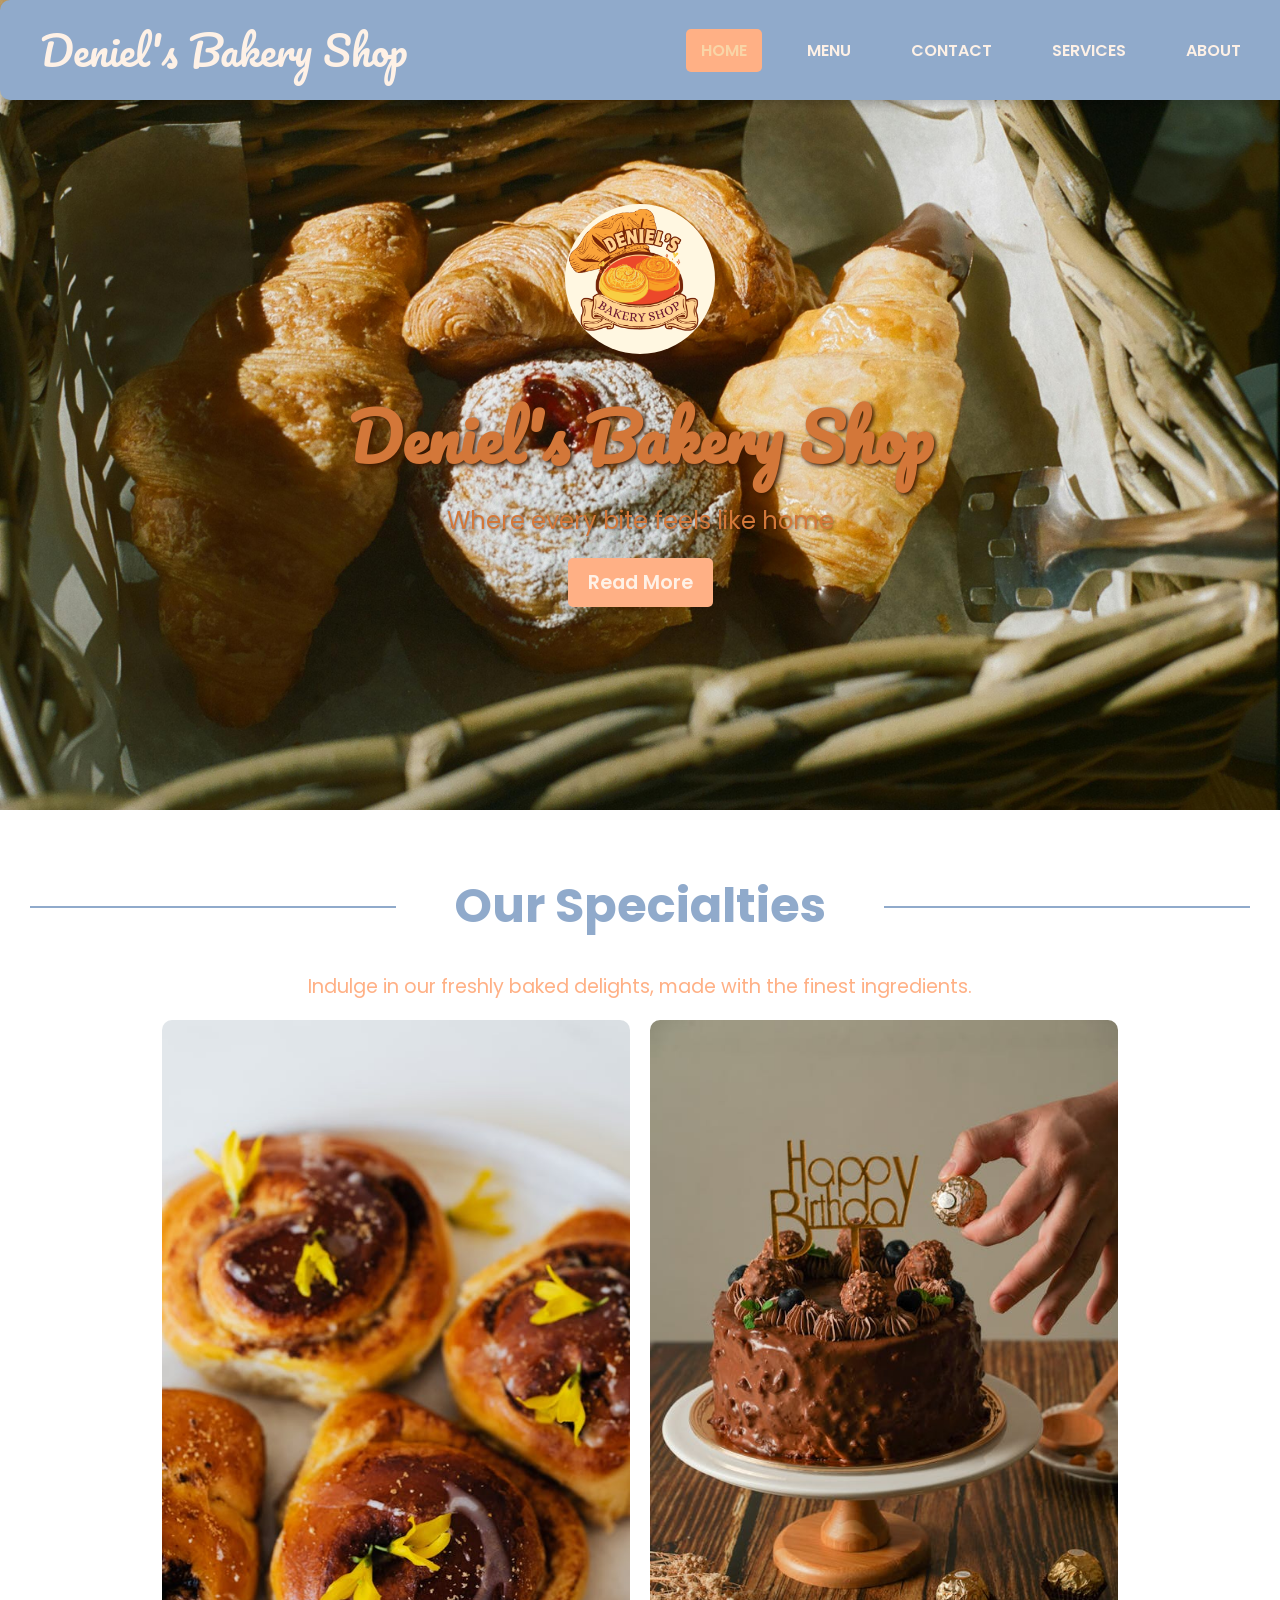
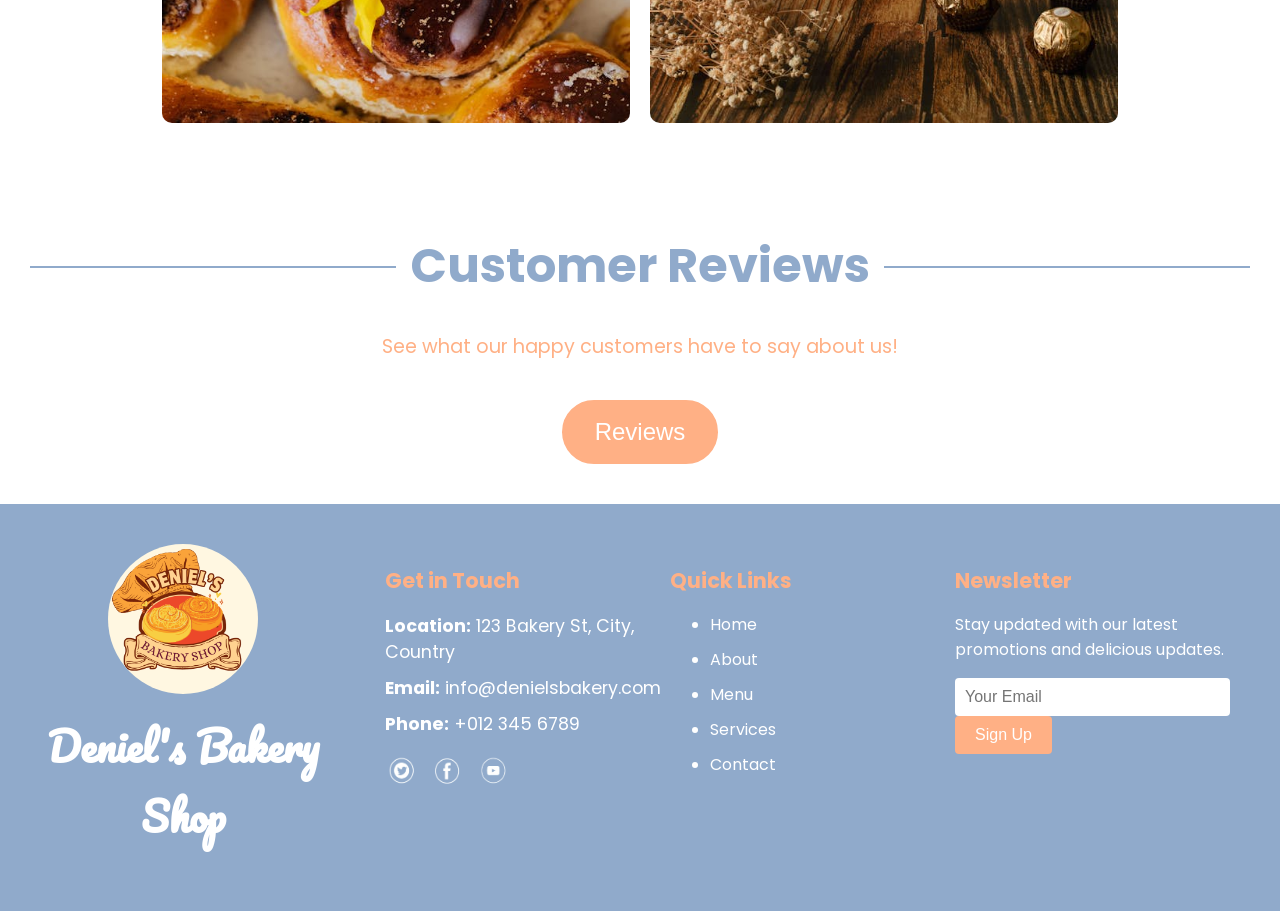
<file: takeout/home.html>
<!DOCTYPE html>
<html lang="en">
<head>
  <meta charset="UTF-8">
  <meta name="viewport" content="width=device-width, initial-scale=1.0">
  <title>Deniel's Bakery Shop</title>

  <!-- Google Fonts -->
  <link href="https://fonts.googleapis.com/css2?family=Pacifico&family=Poppins:wght@400;600&display=swap" rel="stylesheet">

  <!-- Link to external CSS -->
  <link rel="stylesheet" href="css/styles.css">
</head>
<body>
  <!-- Header Section -->
  <header>
    <!-- Navigation Bar -->
    <nav class="navbar">
      <!-- Logo as Text -->
      <div class="logo">
        <h1>Deniel's Bakery Shop</h1>
      </div>

      <!-- Navigation Links -->
      <ul class="topnav">
        <li><a href="home.html">Home</a></li>
        <li><a href="menu.html">Menu</a></li>
        <li><a href="contact.html">Contact</a></li>
        <li><a href="services.html">Services</a></li>
        <li class="right"><a href="about.html">About</a></li>
      </ul>    
    </nav>
  </header>

   <!-- Main Content Section -->
   <main class="content">
    <div class="hero-section">
      <!-- Logo Image (round) -->
      <div class="logo">
        <img src="img/LOGO.png" alt="Deniel's Bakery Shop Logo" class="logo-img">
      </div>
      <h1 class="hero-title">Deniel's Bakery Shop</h1>
      <p class="hero-subtitle">Where every bite feels like home</p>
      <button class="cta-button" onclick="location.href='about.html'">Read More</button>
    </div>
  </main>

   <!-- Specialties Section -->
   <section class="specialties">
    <div class="section-title">
      <h2>Our Specialties</h2>
      <p>Indulge in our freshly baked delights, made with the finest ingredients.</p>
    </div>

    <!-- Slideshow Gallery -->
    <div class="specialties-gallery">
      <div class="specialty-item">
        <div class="slideshow-container">
          <div class="slides fade">
            <img src="img/cinammonrolls.png" alt="Cinnamon Rolls">
            <div class="description">
              <h3>Cinnamon Rolls</h3>
              <p>Soft, warm, and topped with a sweet glaze.</p>
            </div>
        </div>
        <div class="slides fade">
          <img src="img/chococake.png" alt="Chocolate Cake">
          <div class="description">
            <h3>Chocolate Cake</h3>
            <p>Rich and decadent, perfect for every occasion.</p>
          </div>
        </div>
        <div class="slides fade">
          <img src="img/croissant.png" alt="Croissants">
          <div class="description">
            <h3>Fresh Croissants</h3>
            <p>Crispy, buttery, and always fresh out of the oven.</p>
          </div>
        </div>
        <div class="slides fade">
          <img src="img/applepie.png" alt="Apple Pie">
          <div class="description">
            <h3>Apple Pie</h3>
            <p>Delicious and buttery with a hint of cinnamon.</p>
          </div>
        </div>
        <div class="slides fade">
          <img src="img/donuts.png" alt="Donuts">
          <div class="description">
            <h3>Fresh Donuts</h3>
            <p>Soft, fluffy, and covered in powdered sugar.</p>
          </div>
        </div>
        <div class="slides fade">
          <img src="img/muffin.png" alt="Muffins">
          <div class="description">
            <h3>Blueberry Muffins</h3>
            <p>Moist, fruity, and perfectly baked.</p>
          </div>
        </div>
    </div>
  </div>
</div>
</section>

<!-- Reviews Section -->
<section class="reviews">
    <div class="section-title">
      <h2>Customer Reviews</h2>
      <p>See what our happy customers have to say about us!</p>
    </div>
  
    <button class="reviews-button" onclick="toggleReviews()">Reviews</button>
  
    <div class="reviews-content" id="reviewsContent">
      <div class="review-images">
        <img src="img/review1.png" alt="Customer 1" class="review-image">
        <img src="img/review2.png" alt="Customer 2" class="review-image">
        <img src="img/review3.png" alt="Customer 3" class="review-image">
        <img src="img/review4.png" alt="Customer 4" class="review-image">
        <img src="img/review5.png" alt="Customer 5" class="review-image">
        <img src="img/review6.png" alt="Customer 6" class="review-image">
      </div>
    </div>
  </section>

 <!-- Footer Section -->
<footer class="footer">
  <div class="footer-content">
    <!-- Logo and Bakery Name -->
    <div class="footer-logo">
      <img src="img/LOGO.png" alt="Deniel's Bakery Shop Logo">
      <h2>Deniel's Bakery Shop</h2>
    </div>

    <!-- Get in Touch Section -->
    <div class="get-in-touch">
      <h3>Get in Touch</h3>
      <ul>
        <li><strong>Location:</strong> 123 Bakery St, City, Country</li>
        <li><strong>Email:</strong> info@denielsbakery.com</li>
        <li><strong>Phone:</strong> +012 345 6789</li>
      </ul>
      <div class="social-icons">
        <a href="#"><img src="img/twittericon.png" alt="Twitter"></a>
        <a href="#"><img src="img/facebookicon.png" alt="Facebook"></a>
        <a href="#"><img src="img/youtubeicon.png" alt="YouTube"></a>
      </div>
    </div>

    <!-- Quick Links Section -->
    <div class="quick-links">
      <h3>Quick Links</h3>
      <ul>
        <li><a href="home.html">Home</a></li>
        <li><a href="about.html">About</a></li>
        <li><a href="menu.html">Menu</a></li>
        <li><a href="services.html">Services</a></li>
        <li><a href="contact.html">Contact</a></li>
      </ul>
    </div>

    <!-- Newsletter Section -->
    <div class="newsletter">
      <h3>Newsletter</h3>
      <p>Stay updated with our latest promotions and delicious updates.</p>
      <form>
        <input type="email" placeholder="Your Email">
        <button type="submit">Sign Up</button>
      </form>
    </div>
  </div>
</footer>

  <!--JavaScript -->
  <script src="js/script.js"></script>
</body>
</html>
</file>
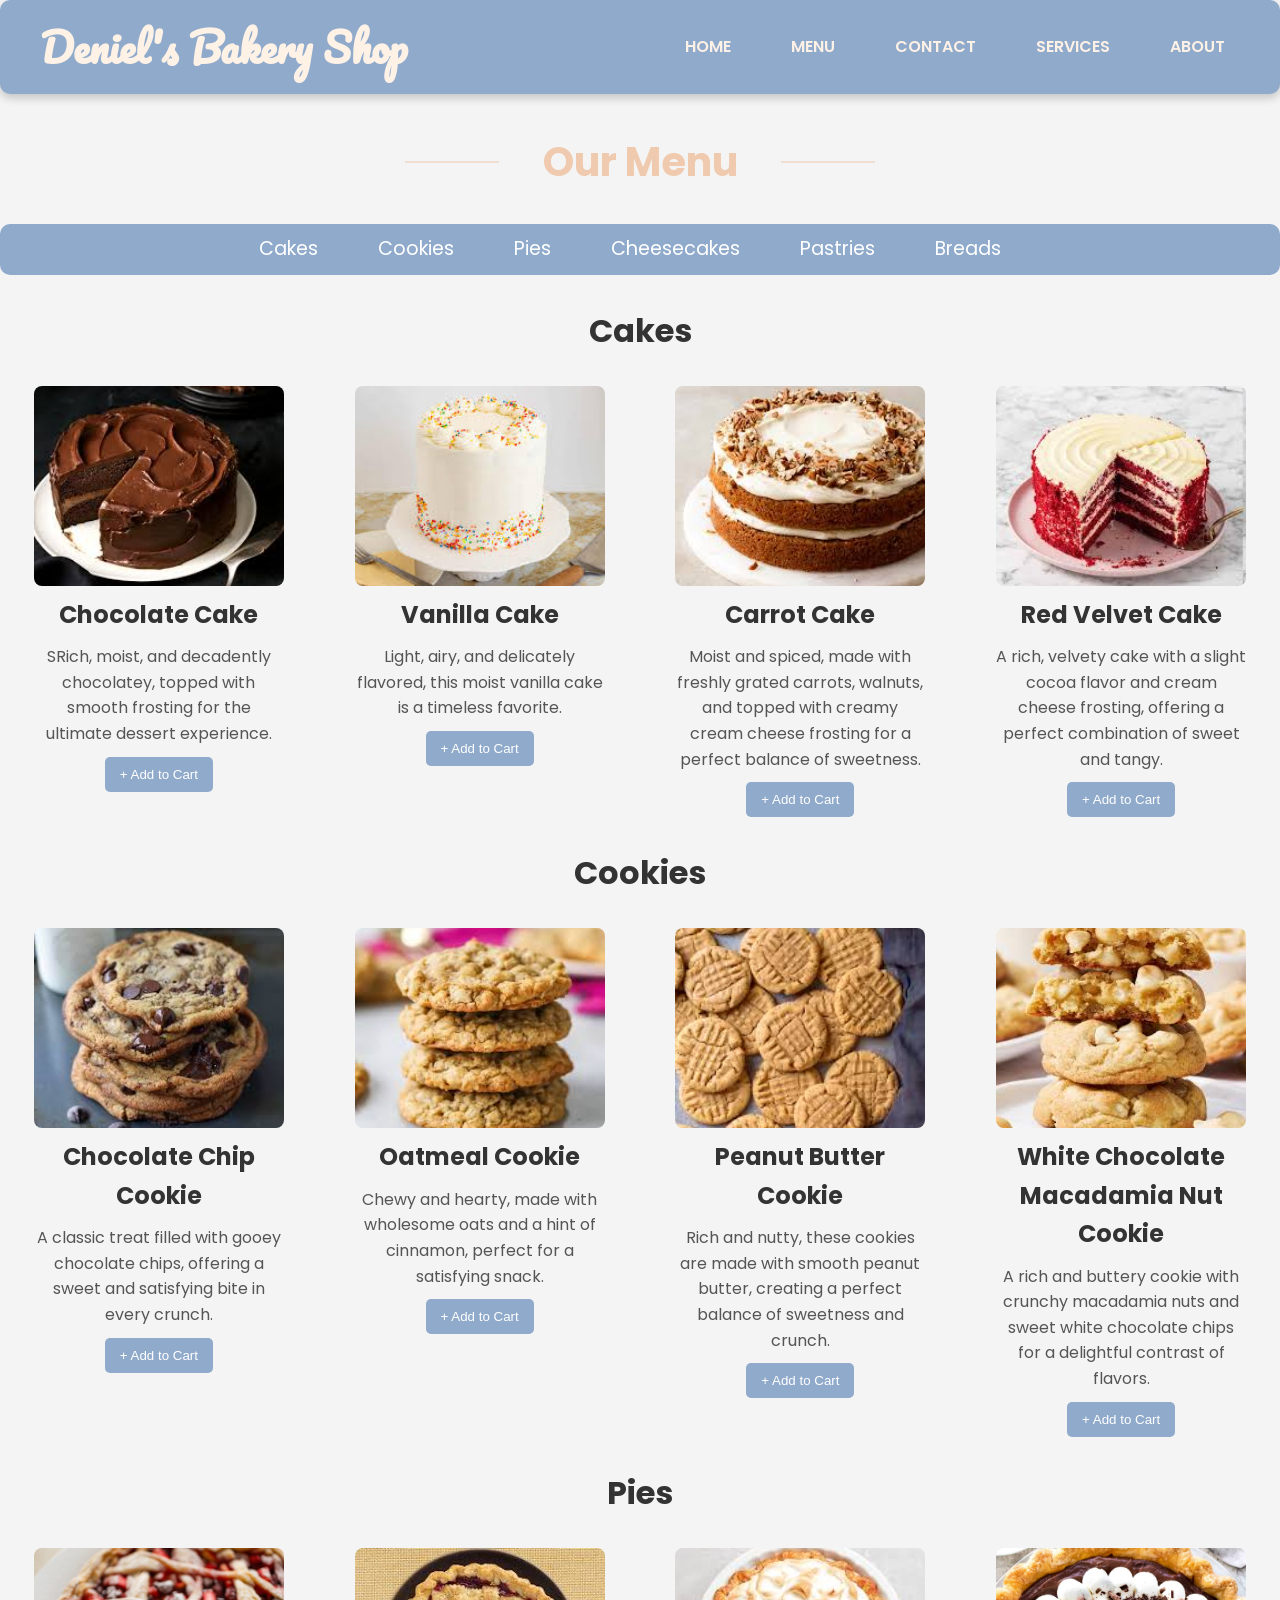
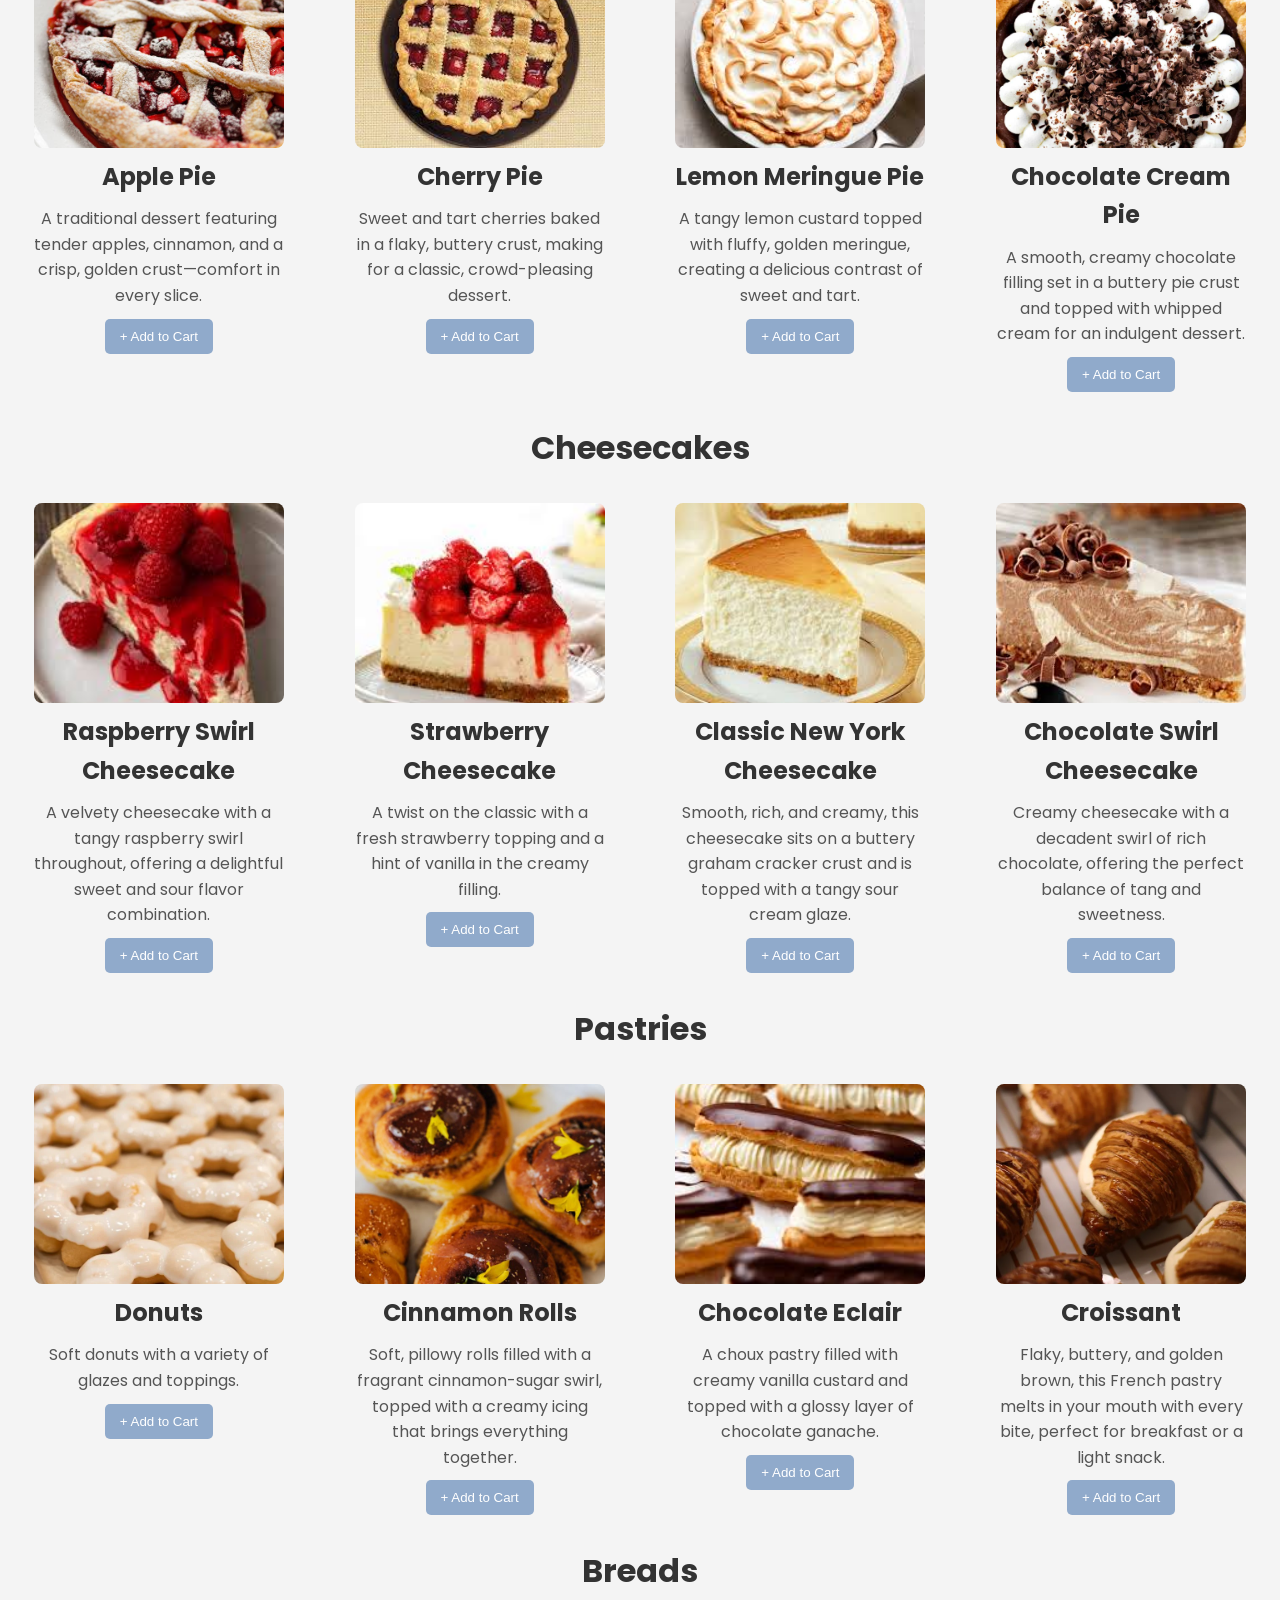
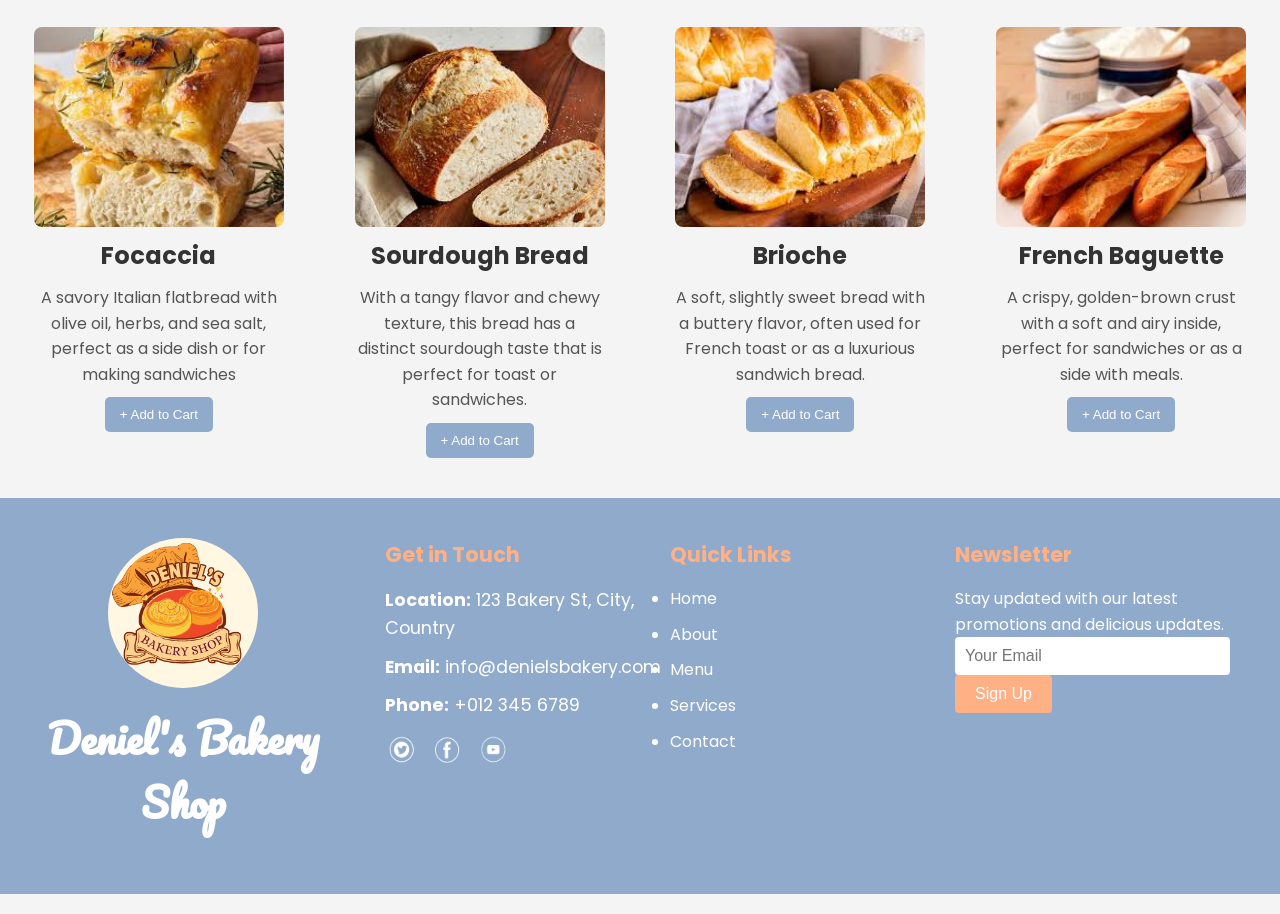
<file: takeout/menu.html>
<!DOCTYPE html>
<html lang="en">
<head>
  <meta charset="UTF-8">
  <meta name="viewport" content="width=device-width, initial-scale=1.0">
  <title>Deniel's Bakery Shop</title>

  <!-- Google Fonts -->
  <link href="https://fonts.googleapis.com/css2?family=Pacifico&family=Poppins:wght@400;600&display=swap" rel="stylesheet">

  <!-- Link to external CSS -->
  <link rel="stylesheet" href="css/stylesb.css">
</head>
<body>
  <!-- Header Section -->
  <header>
    <!-- Navigation Bar -->
    <nav class="navbar">
      <!-- Logo as Text -->
      <div class="logo">
        <h1>Deniel's Bakery Shop</h1>
      </div>

      <!-- Navigation Links -->
      <ul class="topnav">
        <li><a href="home.html">Home</a></li>
        <li><a href="menu.html">Menu</a></li>
        <li><a href="contact.html">Contact</a></li>
        <li><a href="services.html">Services</a></li>
        <li class="right"><a href="about.html">About</a></li>
      </ul>
    </nav>
  </header>

  <!-- Our Menu Section -->
<section class="menu-title">
  <h1>Our Menu</h1>
</section>

  <!-- Menu Navigation -->
  <nav class="menu-nav">
    <ul>
      <li><a href="#cakes">Cakes</a></li>
      <li><a href="#cookies">Cookies</a></li>
      <li><a href="#pies">Pies</a></li>
      <li><a href="#cheesecake">Cheesecakes</a></li>
      <li><a href="#pastries">Pastries</a></li>
      <li><a href="#breads">Breads</a></li>
    </ul>
  </nav>

  <!-- Sections for Menu Items -->
  <section id="cakes">
    <h2>Cakes</h2>
    <div class="menu-items">
      <div class="menu-item">
        <img src="img/cake1.png" alt="Chocolate Cake">
        <h3>Chocolate Cake</h3>
        <p>SRich, moist, and decadently chocolatey, topped with smooth frosting for the ultimate dessert experience.</p>
        <button><a href="takeout(copy) (1).html"> + Add to Cart </a></button>
      </div>
      <div class="menu-item">
        <img src="img/cake2.png" alt="Vanilla Cake">
        <h3>Vanilla Cake</h3>
        <p>Light, airy, and delicately flavored, this moist vanilla cake is a timeless favorite.</p>
        <button><a href="takeout(copy) (2).html"> + Add to Cart </a></button>
      </div>
      <div class="menu-item">
        <img src="img/carrotcake.png" alt="Carrot Cake">
        <h3>Carrot Cake</h3>
        <p>Moist and spiced, made with freshly grated carrots, walnuts, and topped with creamy cream cheese frosting for a perfect balance of sweetness.</p>
        <button><a href="takeout(copy) (3).html"> + Add to Cart </a></button>
      </div>
      <div class="menu-item">
        <img src="img/redvelcake.png" alt="Red Velvet Cake">
        <h3>Red Velvet Cake</h3>
        <p>A rich, velvety cake with a slight cocoa flavor and cream cheese frosting, offering a perfect combination of sweet and tangy.</p>
        <button><a href="takeout(copy) (4).html"> + Add to Cart </a></button>
      </div>
    </div>
  </section>

  <section id="cookies">
    <h2>Cookies</h2>
    <div class="menu-items">
      <div class="menu-item">
        <img src="img/chocolatechip.png" alt="Chocolate Chip Cookie">
        <h3>Chocolate Chip Cookie</h3>
        <p>A classic treat filled with gooey chocolate chips, offering a sweet and satisfying bite in every crunch.
        </p>
        <button><a href="takeout(copy) (5).html"> + Add to Cart </a></button>
      </div>
      <div class="menu-item">
        <img src="img/oatmealcookie.png" alt="Oatmeal Cookie">
        <h3>Oatmeal Cookie</h3>
        <p>Chewy and hearty, made with wholesome oats and a hint of cinnamon, perfect for a satisfying snack.</p>
        <button><a href="takeout(copy) (6).html"> + Add to Cart </a></button>
      </div>
      <div class="menu-item">
        <img src="img/peacookie.png" alt="Peanut Butter Cookie">
        <h3>Peanut Butter Cookie</h3>
        <p>Rich and nutty, these cookies are made with smooth peanut butter, creating a perfect balance of sweetness and crunch.</p>
        <button><a href="takeout(copy) (7).html"> + Add to Cart </a></button>
      </div>
      <div class="menu-item">
        <img src="img/whitecookie.png" alt="White Chocolate Macadamia Nut Cookie">
        <h3>White Chocolate Macadamia Nut Cookie</h3>
        <p>A rich and buttery cookie with crunchy macadamia nuts and sweet white chocolate chips for a delightful contrast of flavors.</p>
        <button><a href="takeout(copy) (8).html"> + Add to Cart </a></button>
      </div>
    </div>
  </section>

  <section id="pies">
    <h2>Pies</h2>
    <div class="menu-items">
      <div class="menu-item">
        <img src="img/applepie.png" alt="Apple Pie">
        <h3>Apple Pie</h3>
        <p>A traditional dessert featuring tender apples, cinnamon, and a crisp, golden crust—comfort in every slice.</p>
        <button><a href="takeout(copy) (9).html"> + Add to Cart </a></button>
      </div>
      <div class="menu-item">
        <img src="img/pie1.png" alt="Cherry Pie">
        <h3>Cherry Pie</h3>
        <p>Sweet and tart cherries baked in a flaky, buttery crust, making for a classic, crowd-pleasing dessert.</p>
        <button><a href="takeout(copy) (10).html"> + Add to Cart </a></button>
      </div>
      <div class="menu-item">
        <img src="img/lemonpie.png" alt="Lemon Meringue Pie">
        <h3>Lemon Meringue Pie</h3>
        <p>A tangy lemon custard topped with fluffy, golden meringue, creating a delicious contrast of sweet and tart.</p>
        <button><a href="takeout(copy) (11).html"> + Add to Cart </a></button>
      </div>
      <div class="menu-item">
        <img src="img/chocolatecream.png" alt="Chocolate Cream Pie">
        <h3>Chocolate Cream Pie</h3>
        <p>A smooth, creamy chocolate filling set in a buttery pie crust and topped with whipped cream for an indulgent dessert.</p>
        <button><a href="takeout(copy) (12).html"> + Add to Cart </a></button>
      </div>
    </div>
  </section>

  <section id="cheesecake">
    <h2>Cheesecakes</h2>
    <div class="menu-items">
      <div class="menu-item">
        <img src="img/rasberry.png" alt="Raspberry Swirl Cheesecake">
        <h3>Raspberry Swirl Cheesecake</h3>
        <p>A velvety cheesecake with a tangy raspberry swirl throughout, offering a delightful sweet and sour flavor combination.</p>
        <button><a href="takeout(copy) (13).html"> + Add to Cart </a></button>
      </div>
      <div class="menu-item">
        <img src="img/strawcheese.png" alt="Strawberry Cheesecake">
        <h3>Strawberry Cheesecake</h3>
        <p>A twist on the classic with a fresh strawberry topping and a hint of vanilla in the creamy filling.</p>
        <button><a href="takeout(copy) (14).html"> + Add to Cart </a></button>
      </div>
      <div class="menu-item">
        <img src="img/nycheese.png" alt="Classic New York Cheesecake">
        <h3>Classic New York Cheesecake</h3>
        <p>Smooth, rich, and creamy, this cheesecake sits on a buttery graham cracker crust and is topped with a tangy sour cream glaze.
        </p>
        <button><a href="takeout(copy) (15).html"> + Add to Cart </a></button>
      </div>
      <div class="menu-item">
        <img src="img/chococheese.png" alt="Chocolate Swirl Cheesecake">
        <h3>Chocolate Swirl Cheesecake</h3>
        <p>Creamy cheesecake with a decadent swirl of rich chocolate, offering the perfect balance of tang and sweetness.</p>
        <button><a href="takeout(copy) (16).html"> + Add to Cart </a></button>
      </div>
    </div>
  </section>

  <section id="pastries">
    <h2>Pastries</h2>
    <div class="menu-items">
      <div class="menu-item">
        <img src="img/donuts.png" alt="Donuts">
        <h3>Donuts</h3>
        <p>Soft donuts with a variety of glazes and toppings.</p>
        <button><a href="takeout(copy) (17).html"> + Add to Cart </a></button>
      </div>
      <div class="menu-item">
        <img src="img/cinammonrolls.png" alt="Cinnamon Rolls">
        <h3>Cinnamon Rolls</h3>
        <p>Soft, pillowy rolls filled with a fragrant cinnamon-sugar swirl, topped with a creamy icing that brings everything together.</p>
        <button><a href="takeout(copy) (18).html"> + Add to Cart </a></button>
      </div>
      <div class="menu-item">
        <img src="img/eclair.png" alt="Chocolate Eclair">
        <h3>Chocolate Eclair</h3>
        <p>A choux pastry filled with creamy vanilla custard and topped with a glossy layer of chocolate ganache.</p>
        <button><a href="takeout(copy) (19).html"> + Add to Cart </a></button>
      </div>
      <div class="menu-item">
        <img src="img/croissant.png" alt="Croissant">
        <h3>Croissant</h3>
        <p>Flaky, buttery, and golden brown, this French pastry melts in your mouth with every bite, perfect for breakfast or a light snack.</p>
        <button><a href="takeout(copy) (20).html"> + Add to Cart </a></button>
      </div>
    </div>
  </section>

  <section id="breads">
    <h2>Breads</h2>
    <div class="menu-items">
      <div class="menu-item">
        <img src="img/focaccia.png" alt="Focaccia">
        <h3>Focaccia</h3>
        <p>A savory Italian flatbread with olive oil, herbs, and sea salt, perfect as a side dish or for making sandwiches</p>
        <button><a href="takeout(copy) (21).html"> + Add to Cart </a></button>
      </div>
      <div class="menu-item">
        <img src="img/sourdough.png" alt="Sourdough Bread">
        <h3>Sourdough Bread</h3>
        <p>With a tangy flavor and chewy texture, this bread has a distinct sourdough taste that is perfect for toast or sandwiches.</p>
        <button><a href="takeout(copy) (22).html"> + Add to Cart </a></button>
      </div>
      <div class="menu-item">
        <img src="img/Brioche.png" alt="Brioche">
        <h3>Brioche</h3>
        <p>A soft, slightly sweet bread with a buttery flavor, often used for French toast or as a luxurious sandwich bread.</p>
        <button><a href="takeout(copy) (23).html"> + Add to Cart </a></button>
      </div>
      <div class="menu-item">
        <img src="img/baguette.png" alt="French Baguette">
        <h3>French Baguette</h3>
        <p>A crispy, golden-brown crust with a soft and airy inside, perfect for sandwiches or as a side with meals.</p>
        <button><a href="takeout(copy) (24).html"> + Add to Cart </a></button>
      </div>
    </div>
  </section>

<!-- Footer Section -->
<footer class="footer">
  <div class="footer-content">
    <!-- Logo and Bakery Name -->
    <div class="footer-logo">
      <img src="img/LOGO.png" alt="Deniel's Bakery Shop Logo">
      <h2>Deniel's Bakery Shop</h2>
    </div>

    <!-- Get in Touch Section -->
    <div class="get-in-touch">
      <h3>Get in Touch</h3>
      <ul>
        <li><strong>Location:</strong> 123 Bakery St, City, Country</li>
        <li><strong>Email:</strong> info@denielsbakery.com</li>
        <li><strong>Phone:</strong> +012 345 6789</li>
      </ul>
      <div class="social-icons">
        <a href="#"><img src="img/twittericon.png" alt="Twitter"></a>
        <a href="#"><img src="img/facebookicon.png" alt="Facebook"></a>
        <a href="#"><img src="img/youtubeicon.png" alt="YouTube"></a>
      </div>
    </div>

    <!-- Quick Links Section -->
    <div class="quick-links">
      <h3>Quick Links</h3>
      <ul>
        <li><a href="home.html">Home</a></li>
        <li><a href="about.html">About</a></li>
        <li><a href="menu.html">Menu</a></li>
        <li><a href="services.html">Services</a></li>
        <li><a href="contact.html">Contact</a></li>
      </ul>
    </div>

    <!-- Newsletter Section -->
    <div class="newsletter">
      <h3>Newsletter</h3>
      <p>Stay updated with our latest promotions and delicious updates.</p>
      <form>
        <input type="email" placeholder="Your Email">
        <button type="submit">Sign Up</button>
      </form>
    </div>
  </div>
</footer>


  <script src="js/scriptb.js"></script>
</body>
</html>
</file>
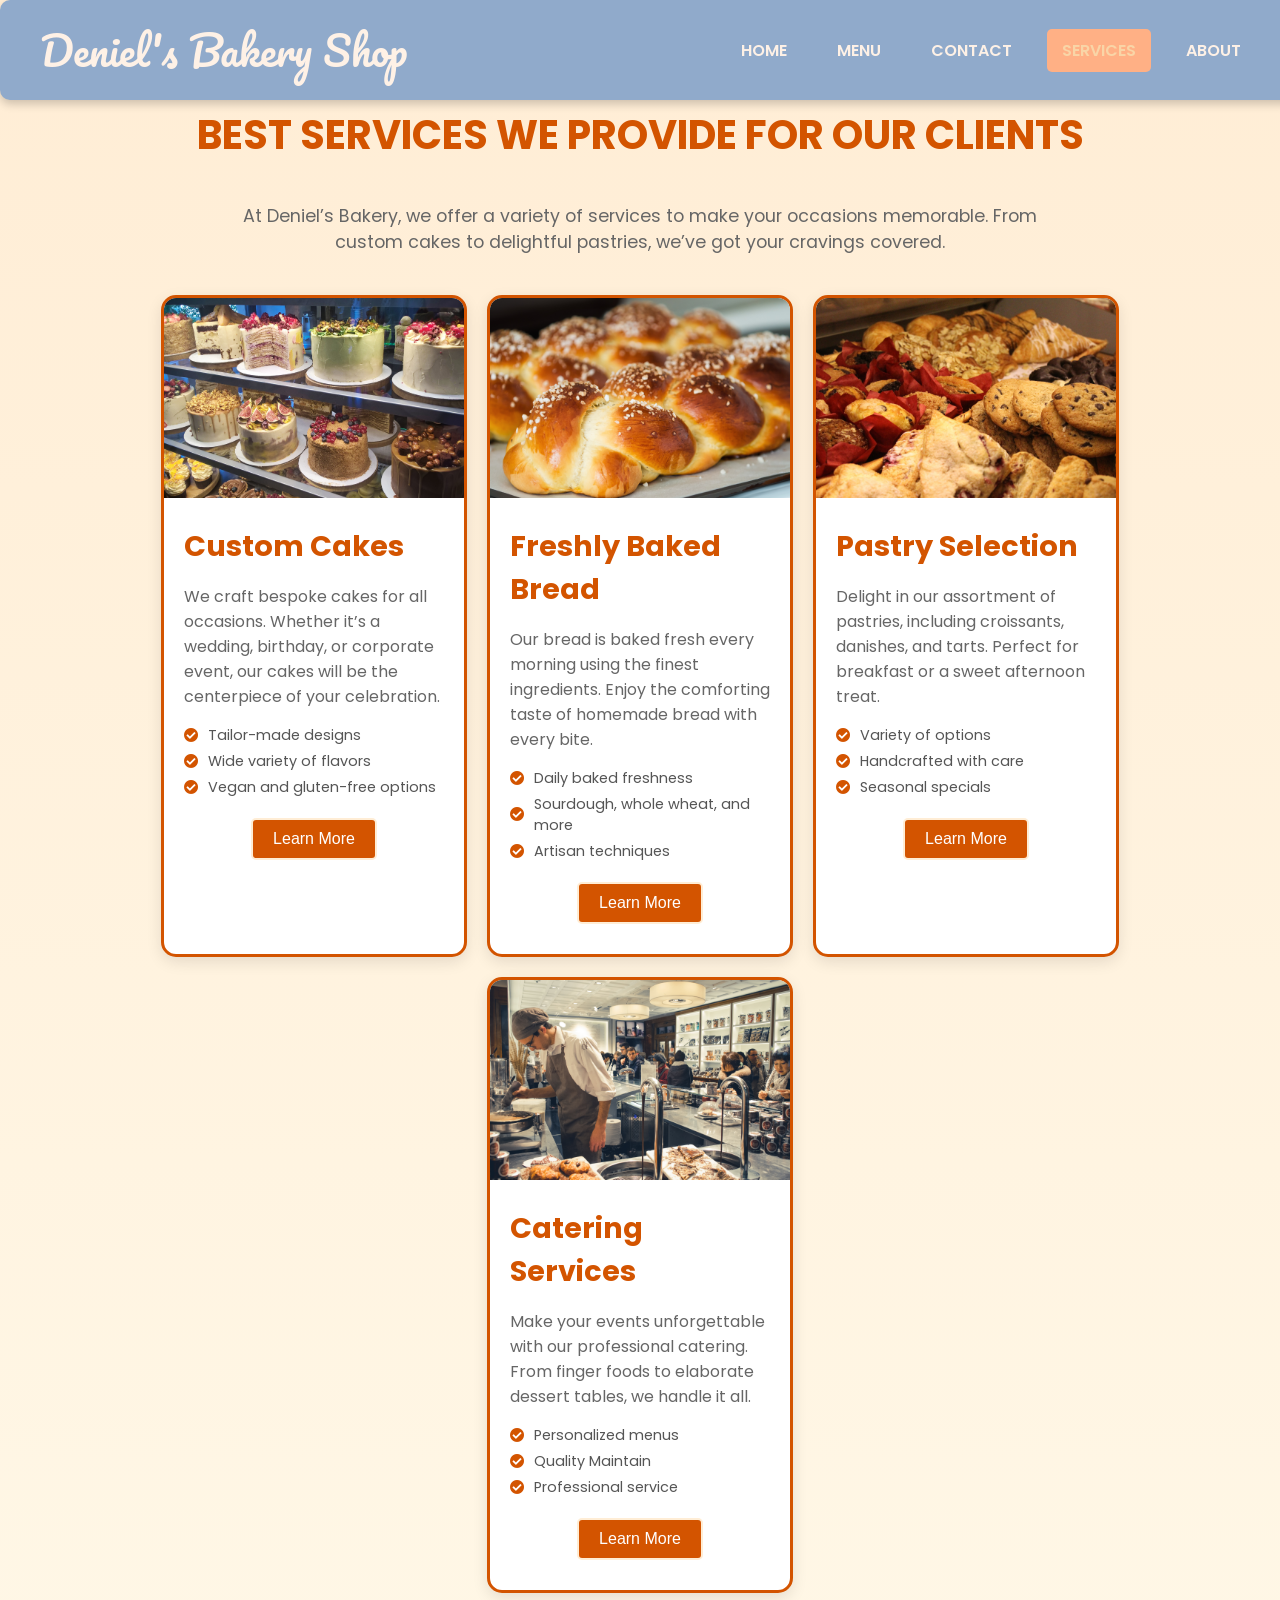
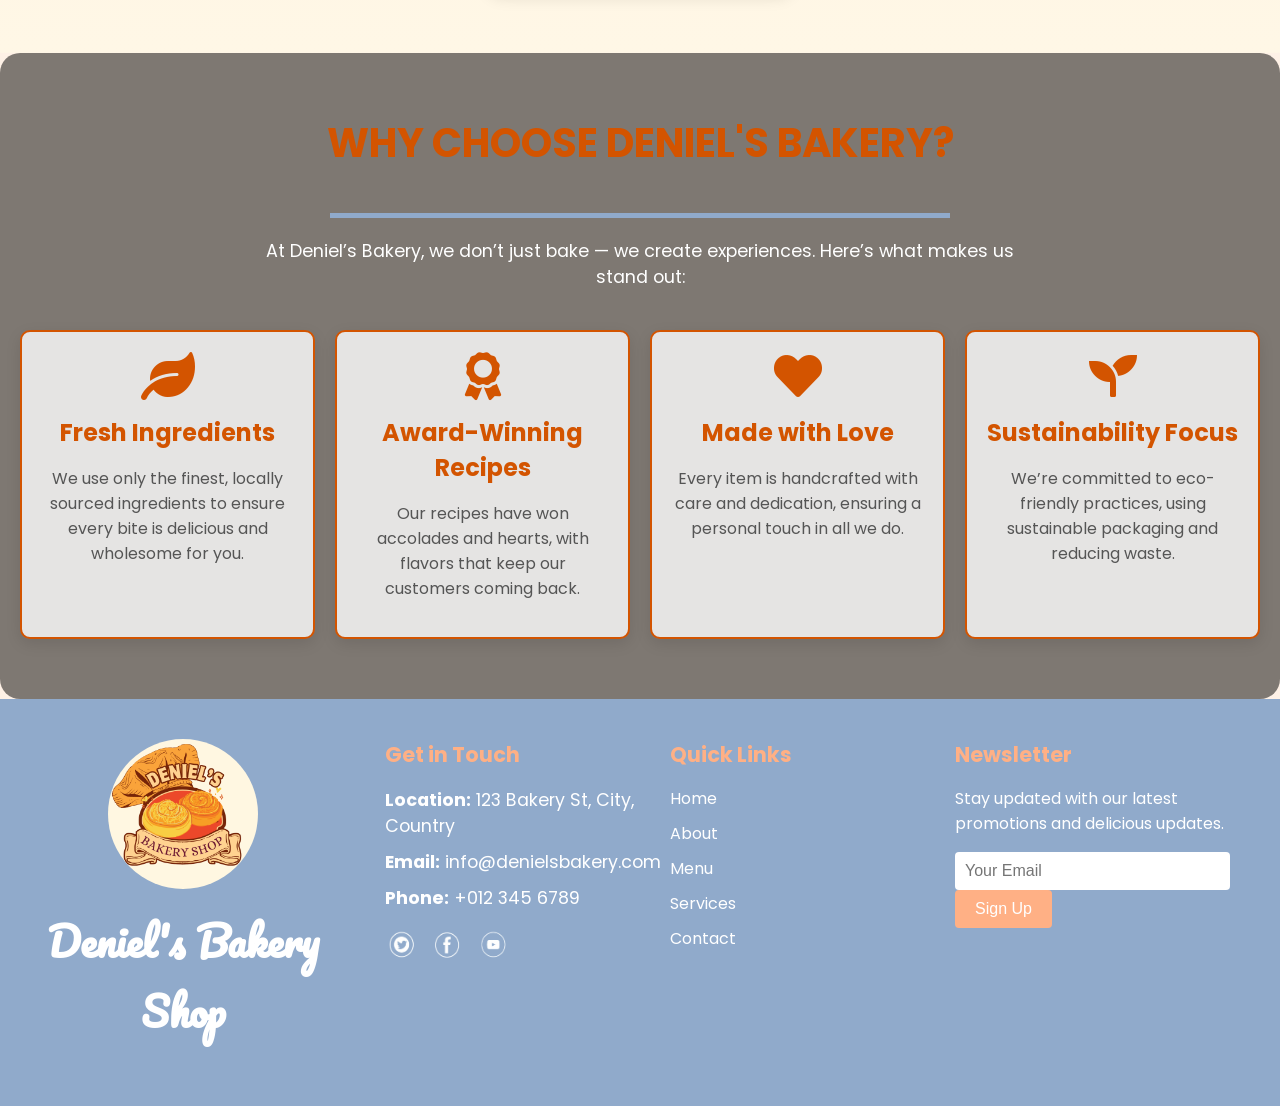
<file: takeout/services.html>
<!DOCTYPE html>
<html lang="en">
<head>
  <meta charset="UTF-8">
  <meta name="viewport" content="width=device-width, initial-scale=1.0">
  <title>Deniel's Bakery - Our Services</title>

  <!-- Google Fonts -->
  <link href="https://fonts.googleapis.com/css2?family=Pacifico&family=Poppins:wght@400;600&display=swap" rel="stylesheet">
  <link rel="stylesheet" href="https://cdnjs.cloudflare.com/ajax/libs/font-awesome/5.15.4/css/all.min.css">

  <!-- Link to external CSS -->
  <link rel="stylesheet" href="css/stylesd.css">
</head>
<body>

  <!-- Header Section -->
  <header>
    <nav class="navbar">
      <div class="logo">
        <h1>Deniel's Bakery Shop</h1>
      </div>
      <ul class="topnav">
        <li><a href="home.html">Home</a></li>
        <li><a href="menu.html">Menu</a></li>
        <li><a href="contact.html">Contact</a></li>
        <li><a href="services.html" class="active">Services</a></li>
        <li class="right"><a href="about.html">About</a></li>
      </ul>
    </nav>
  </header>

  <!-- Services Section -->
  <section class="services-section">
    <div class="container">
      <div class="line"></div>
      <h1 class="section-title">Best Services We Provide For Our Clients</h1>
      <p class="section-description">
        At Deniel’s Bakery, we offer a variety of services to make your occasions memorable. From custom cakes to delightful pastries, we’ve got your cravings covered.
      </p>

      <div class="services">

        <div class="service-card">
          <div class="service-image">
            <img src="img/Ser1.png" alt="Custom Cakes">
          </div>
          <div class="service-content">
            <h3>Custom Cakes</h3>
            <p>We craft bespoke cakes for all occasions. Whether it’s a wedding, birthday, or corporate event, our cakes will be the centerpiece of your celebration.</p>
            <ul class="service-features">
              <li><i class="fas fa-check-circle"></i> Tailor-made designs</li>
              <li><i class="fas fa-check-circle"></i> Wide variety of flavors</li>
              <li><i class="fas fa-check-circle"></i> Vegan and gluten-free options</li>
            </ul>
            <button class="learn-more">Learn More</button>
          </div>
        </div>

        <div class="service-card">
          <div class="service-image">
            <img src="img/Ser2.png" alt="Fresh Bread">
          </div>
          <div class="service-content">
            <h3>Freshly Baked Bread</h3>
            <p>Our bread is baked fresh every morning using the finest ingredients. Enjoy the comforting taste of homemade bread with every bite.</p>
            <ul class="service-features">
              <li><i class="fas fa-check-circle"></i> Daily baked freshness</li>
              <li><i class="fas fa-check-circle"></i> Sourdough, whole wheat, and more</li>
              <li><i class="fas fa-check-circle"></i> Artisan techniques</li>
            </ul>
            <button class="learn-more">Learn More</button>
          </div>
        </div>

        <div class="service-card">
          <div class="service-image">
            <img src="img/Ser3.png" alt="Pastry Selection">
          </div>
          <div class="service-content">
            <h3>Pastry Selection</h3>
            <p>Delight in our assortment of pastries, including croissants, danishes, and tarts. Perfect for breakfast or a sweet afternoon treat.</p>
            <ul class="service-features">
              <li><i class="fas fa-check-circle"></i> Variety of options</li>
              <li><i class="fas fa-check-circle"></i> Handcrafted with care</li>
              <li><i class="fas fa-check-circle"></i> Seasonal specials</li>
            </ul>
            <button class="learn-more">Learn More</button>
          </div>
        </div>

        <div class="service-card">
          <div class="service-image">
            <img src="img/Ser4.png" alt="Catering Services">
          </div>
          <div class="service-content">
            <h3>Catering Services</h3>
            <p>Make your events unforgettable with our professional catering. From finger foods to elaborate dessert tables, we handle it all.</p>
            <ul class="service-features">
              <li><i class="fas fa-check-circle"></i> Personalized menus</li>
              <li><i class="fas fa-check-circle"></i> Quality Maintain</li>
              <li><i class="fas fa-check-circle"></i> Professional service</li>
            </ul>
            <button class="learn-more">Learn More</button>
          </div>
        </div>

      </div>
    </div>
  </section>

  <section class="why-choose-us">
    <div class="container">
      <h2 class="section-title">Why Choose Deniel's Bakery?</h2>
      <div class="line"></div>
      <p class="section-description2">
        At Deniel’s Bakery, we don’t just bake — we create experiences. Here’s what makes us stand out:
      </p>
      <div class="features-grid">
        <div class="feature-card">
          <i class="fas fa-leaf feature-icon"></i>
          <h3>Fresh Ingredients</h3>
          <p>We use only the finest, locally sourced ingredients to ensure every bite is delicious and wholesome for you.</p>
        </div>
        <div class="feature-card">
          <i class="fas fa-award feature-icon"></i>
          <h3>Award-Winning Recipes</h3>
          <p>Our recipes have won accolades and hearts, with flavors that keep our customers coming back.</p>
        </div>
        <div class="feature-card">
          <i class="fas fa-heart feature-icon"></i>
          <h3>Made with Love</h3>
          <p>Every item is handcrafted with care and dedication, ensuring a personal touch in all we do.</p>
        </div>
        <div class="feature-card">
          <i class="fas fa-seedling feature-icon"></i>
          <h3>Sustainability Focus</h3>
          <p>We’re committed to eco-friendly practices, using sustainable packaging and reducing waste.</p>
        </div>
      </div>
    </div>
  </section>
  
  <!-- Footer Section -->
<footer class="footer">
  <div class="footer-content">
    <!-- Logo and Bakery Name -->
    <div class="footer-logo">
      <img src="img/LOGO.png" alt="Deniel's Bakery Shop Logo">
      <h2>Deniel's Bakery Shop</h2>
    </div>

    <!-- Get in Touch Section -->
    <div class="get-in-touch">
      <h3>Get in Touch</h3>
      <ul>
        <li><strong>Location:</strong> 123 Bakery St, City, Country</li>
        <li><strong>Email:</strong> info@denielsbakery.com</li>
        <li><strong>Phone:</strong> +012 345 6789</li>
      </ul>
      <div class="social-icons">
        <a href="#"><img src="img/twittericon.png" alt="Twitter"></a>
        <a href="#"><img src="img/facebookicon.png" alt="Facebook"></a>
        <a href="#"><img src="img/youtubeicon.png" alt="YouTube"></a>
      </div>
    </div>

    <!-- Quick Links Section -->
    <div class="quick-links">
      <h3>Quick Links</h3>
      <ul>
        <li><a href="home.html">Home</a></li>
        <li><a href="about.html">About</a></li>
        <li><a href="menu.html">Menu</a></li>
        <li><a href="services.html">Services</a></li>
        <li><a href="contact.html">Contact</a></li>
      </ul>
    </div>

    <!-- Newsletter Section -->
    <div class="newsletter">
      <h3>Newsletter</h3>
      <p>Stay updated with our latest promotions and delicious updates.</p>
      <form>
        <input type="email" placeholder="Your Email">
        <button type="submit">Sign Up</button>
      </form>
    </div>
  </div>
</footer>

  <!-- JavaScript -->
  <script src="js/scriptd.js"></script>
</body>
</html>
</file>
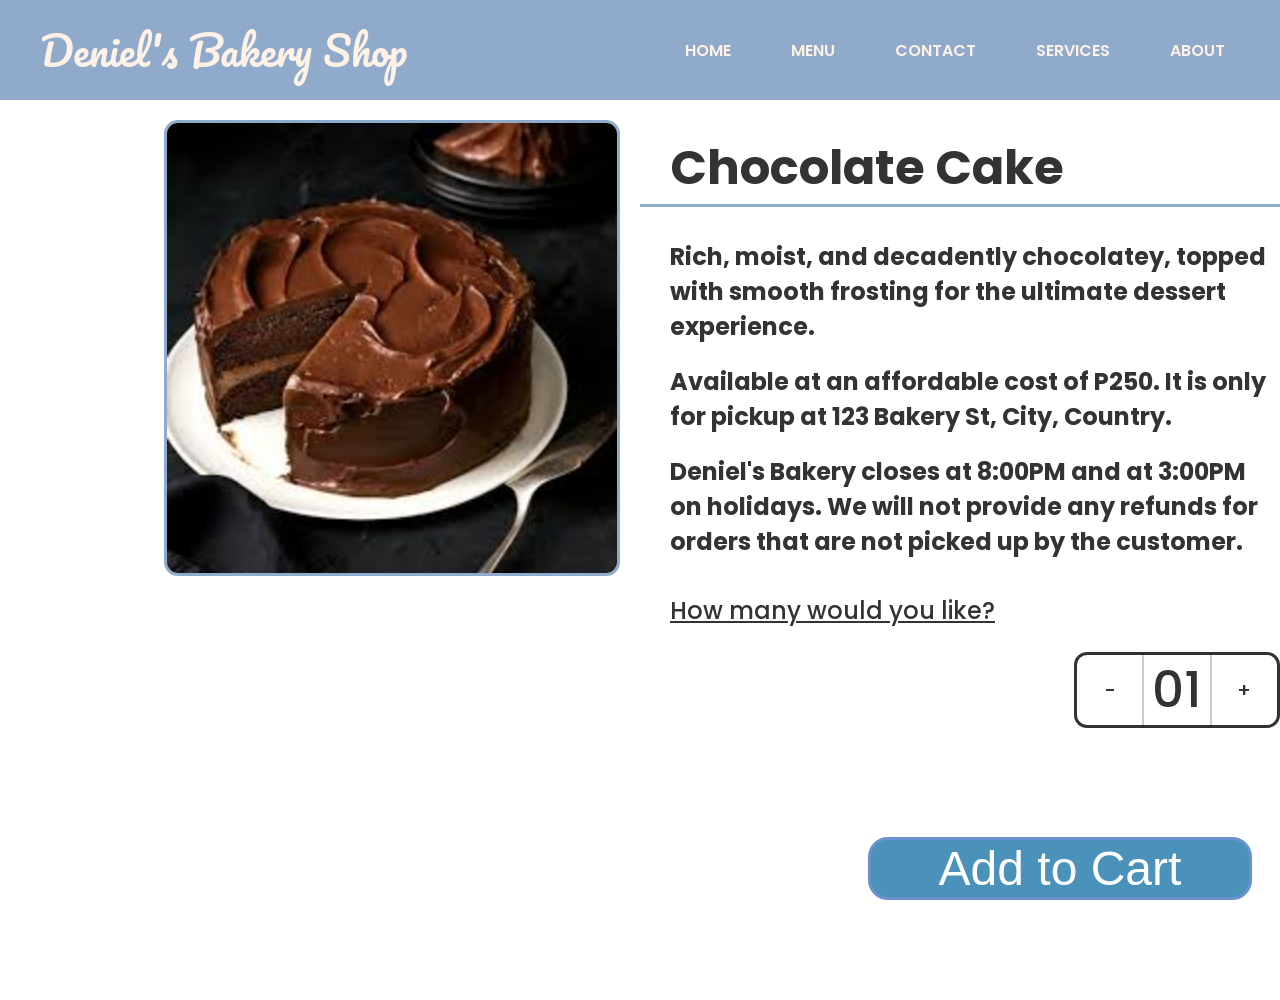
<file: takeout/takeout(copy) (1).html>
<!DOCTYPE html>
<html lang="en">
<head>
  <meta charset="UTF-8">
  <meta name="viewport" content="width=device-width, initial-scale=1.0">
  <title>Deniel's Bakery Shop</title>

  <!-- Google Fonts -->
  <link href="https://fonts.googleapis.com/css2?family=Pacifico&family=Poppins:wght@400;600&display=swap" rel="stylesheet">

  <!-- Link to external CSS -->
  <link rel="stylesheet" href="css\stylesf.css">
</head>
<body>
  <!-- Header Section -->
  <header>
    <!-- Navigation Bar -->
    <nav class="navbar">
      <!-- Logo as Text -->
      <div class="logo">
        <h1>Deniel's Bakery Shop</h1>
      </div>

      <!-- Navigation Links -->
      <ul class="topnav">
        <li><a href="home.html">Home</a></li>
        <li><a href="menu.html">Menu</a></li>
        <li><a href="contact.html">Contact</a></li>
        <li><a href="services.html">Services</a></li>
        <li class="right"><a href="about.html">About</a></li>
      </ul>    
    </nav>
  </header>

  <!-- Main Content Section -->
  <main class="content">
    <div class="sides">
      <div class="leftside"> 
        <img src="img/cake1.png">
      </div>


      <div class="rightside">
        <h1> Chocolate Cake </h1>
        <h2> Rich, moist, and decadently chocolatey, topped with smooth frosting for the ultimate dessert experience.</h2>
        <h2> Available at an affordable cost of <b>P250</b>. It is only for pickup at 123 Bakery St, City, Country.</h2>
        <h2> Deniel's Bakery closes at 8:00PM and at 3:00PM on holidays. We will not provide any refunds for orders that
          are not picked up by the customer. </h2>

        <p> How many would you like? </p>
        <div class="Wrapper">
          <span class="minus"> - </span>
          <span class="num"> 01 </span>
          <span class="plus"> + </span>
        </div>
        <button id="AddToCart"> Add to Cart </button>
      </div>
    </div>
  
  </main>

  
  <!-- Add JavaScript -->
  <script src="js/scriptf.js"></script>
</body>
</html>
</file>
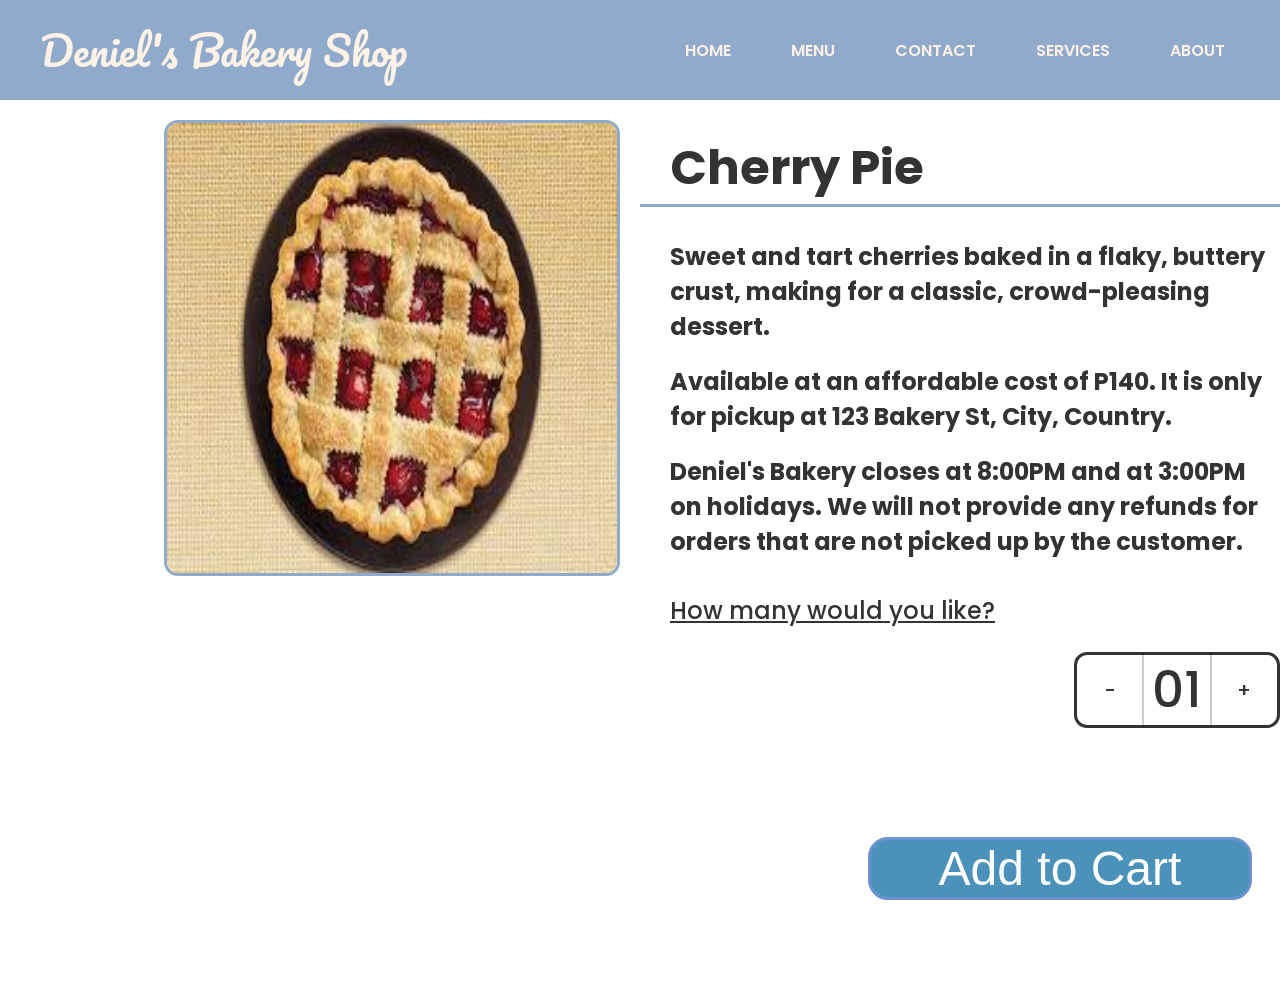
<file: takeout/takeout(copy) (10).html>
<!DOCTYPE html>
<html lang="en">
<head>
  <meta charset="UTF-8">
  <meta name="viewport" content="width=device-width, initial-scale=1.0">
  <title>Deniel's Bakery Shop</title>

  <!-- Google Fonts -->
  <link href="https://fonts.googleapis.com/css2?family=Pacifico&family=Poppins:wght@400;600&display=swap" rel="stylesheet">

  <!-- Link to external CSS -->
  <link rel="stylesheet" href="css\stylesf.css">
</head>
<body>
  <!-- Header Section -->
  <header>
    <!-- Navigation Bar -->
    <nav class="navbar">
      <!-- Logo as Text -->
      <div class="logo">
        <h1>Deniel's Bakery Shop</h1>
      </div>

      <!-- Navigation Links -->
      <ul class="topnav">
        <li><a href="home.html">Home</a></li>
        <li><a href="menu.html">Menu</a></li>
        <li><a href="contact.html">Contact</a></li>
        <li><a href="services.html">Services</a></li>
        <li class="right"><a href="about.html">About</a></li>
      </ul>    
    </nav>
  </header>

  <!-- Main Content Section -->
  <main class="content">
    <div class="sides">
      <div class="leftside"> 
        <img src="img/pie1.png">
      </div>


      <div class="rightside">
        <h1> Cherry Pie </h1>
        <h2> Sweet and tart cherries baked in a flaky, buttery crust, making for a classic, crowd-pleasing dessert. </h2>
        <h2> Available at an affordable cost of <b>P140</b>. It is only for pickup at 123 Bakery St, City, Country.</h2>
        <h2> Deniel's Bakery closes at 8:00PM and at 3:00PM on holidays. We will not provide any refunds for orders that
          are not picked up by the customer. </h2>

        <p> How many would you like? </p>
        <div class="Wrapper">
          <span class="minus"> - </span>
          <span class="num"> 01 </span>
          <span class="plus"> + </span>
        </div>
        <button id="AddToCart"> Add to Cart </button>
      </div>
    </div>
  
  </main>

  
  <!-- Add JavaScript -->
  <script src="js/scriptf.js"></script>
</body>
</html>
</file>
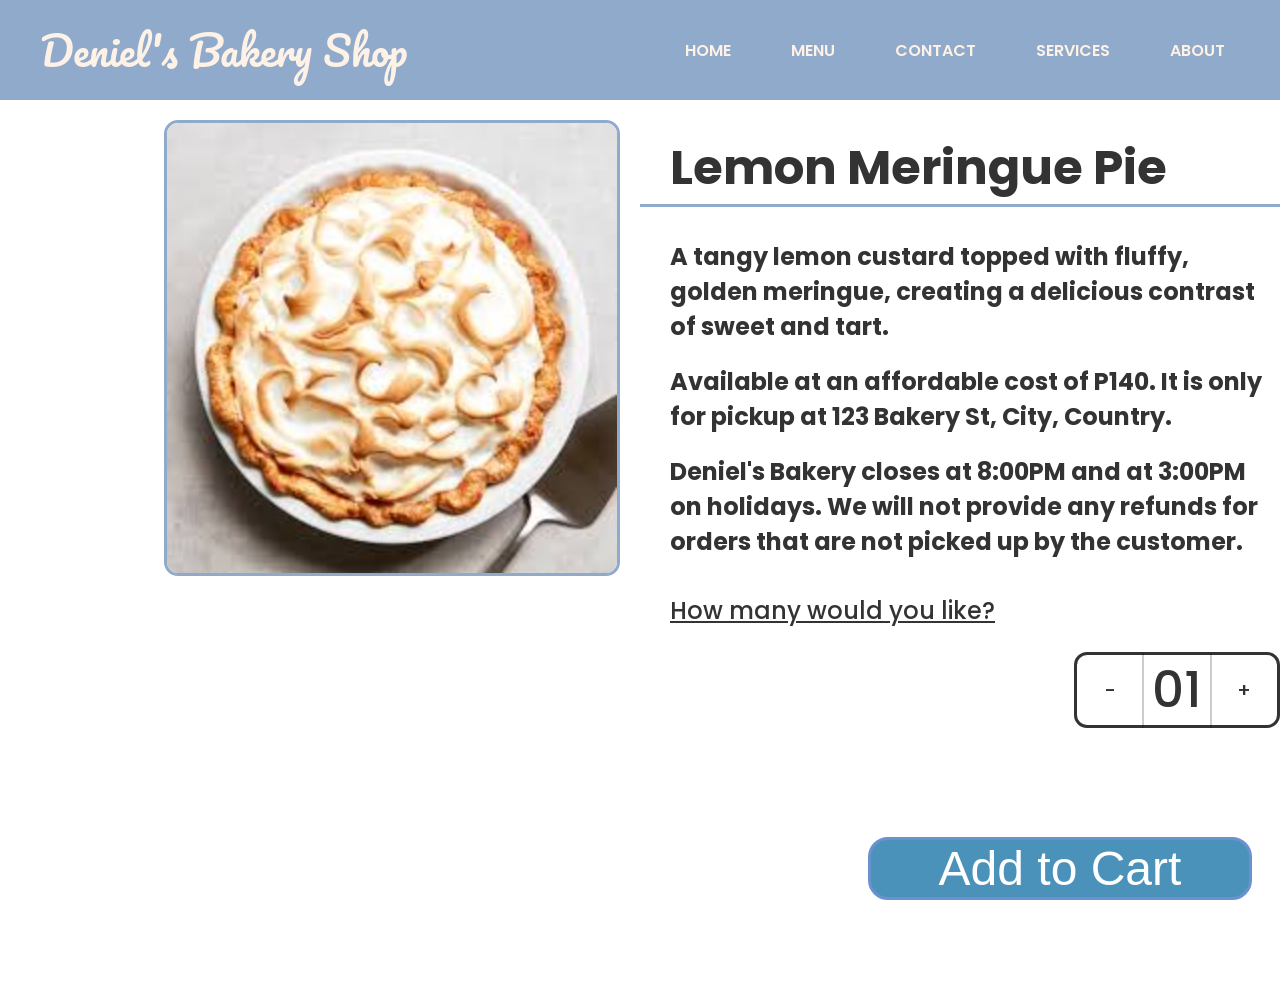
<file: takeout/takeout(copy) (11).html>
<!DOCTYPE html>
<html lang="en">
<head>
  <meta charset="UTF-8">
  <meta name="viewport" content="width=device-width, initial-scale=1.0">
  <title>Deniel's Bakery Shop</title>

  <!-- Google Fonts -->
  <link href="https://fonts.googleapis.com/css2?family=Pacifico&family=Poppins:wght@400;600&display=swap" rel="stylesheet">

  <!-- Link to external CSS -->
  <link rel="stylesheet" href="css\stylesf.css">
</head>
<body>
  <!-- Header Section -->
  <header>
    <!-- Navigation Bar -->
    <nav class="navbar">
      <!-- Logo as Text -->
      <div class="logo">
        <h1>Deniel's Bakery Shop</h1>
      </div>

      <!-- Navigation Links -->
      <ul class="topnav">
        <li><a href="home.html">Home</a></li>
        <li><a href="menu.html">Menu</a></li>
        <li><a href="contact.html">Contact</a></li>
        <li><a href="services.html">Services</a></li>
        <li class="right"><a href="about.html">About</a></li>
      </ul>    
    </nav>
  </header>

  <!-- Main Content Section -->
  <main class="content">
    <div class="sides">
      <div class="leftside"> 
        <img src="img/lemonpie.png">
      </div>


      <div class="rightside">
        <h1> Lemon Meringue Pie </h1>
        <h2> A tangy lemon custard topped with fluffy, golden meringue, creating a delicious contrast of sweet and tart. </h2>
        <h2> Available at an affordable cost of <b>P140</b>. It is only for pickup at 123 Bakery St, City, Country.</h2>
        <h2> Deniel's Bakery closes at 8:00PM and at 3:00PM on holidays. We will not provide any refunds for orders that
          are not picked up by the customer. </h2>

        <p> How many would you like? </p>
        <div class="Wrapper">
          <span class="minus"> - </span>
          <span class="num"> 01 </span>
          <span class="plus"> + </span>
        </div>
        <button id="AddToCart"> Add to Cart </button>
      </div>
    </div>
  
  </main>

  
  <!-- Add JavaScript -->
  <script src="js/scriptf.js"></script>
</body>
</html>
</file>
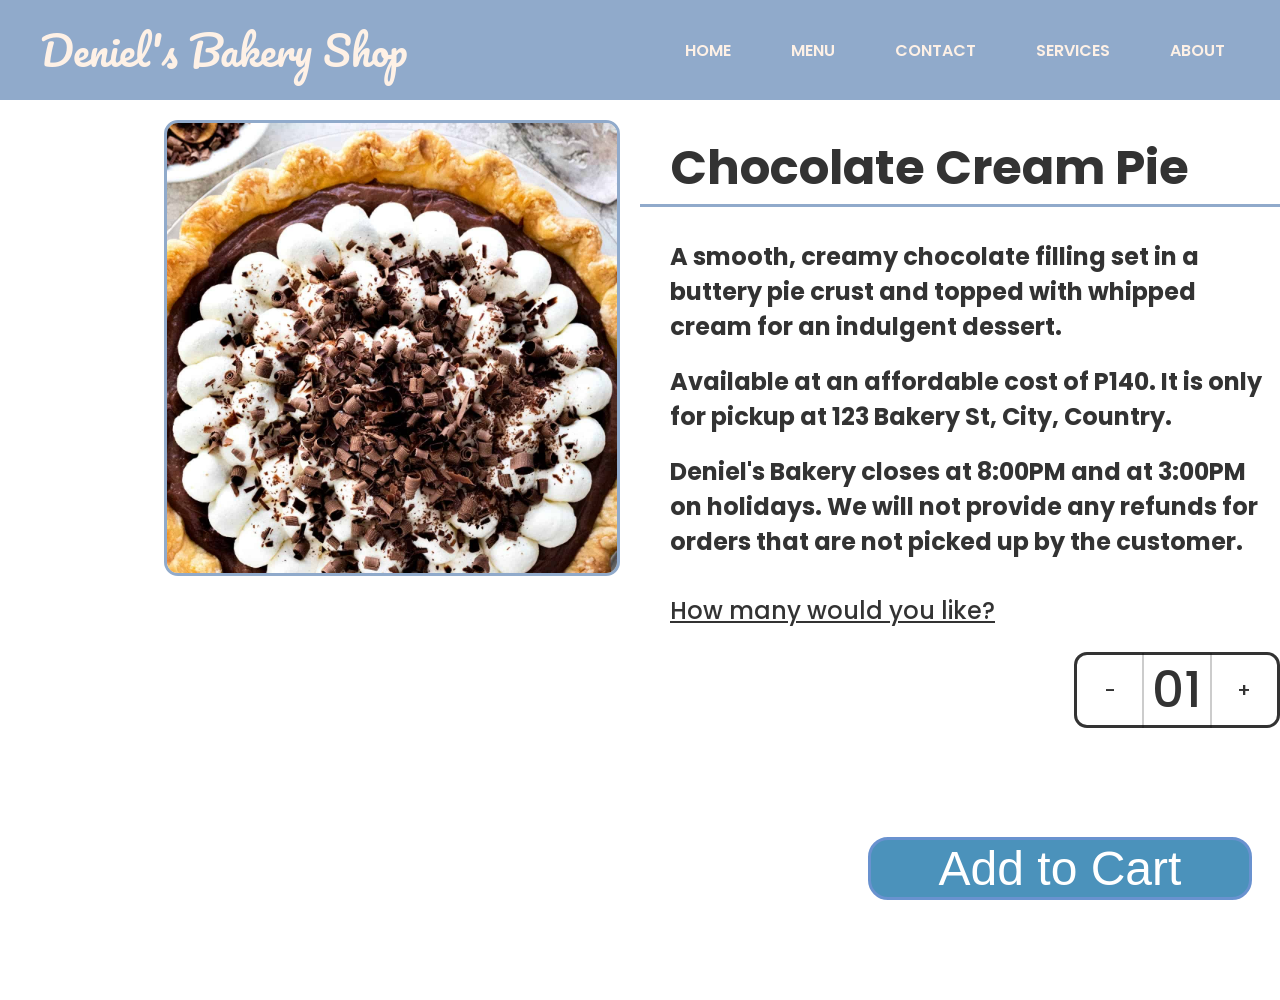
<file: takeout/takeout(copy) (12).html>
<!DOCTYPE html>
<html lang="en">
<head>
  <meta charset="UTF-8">
  <meta name="viewport" content="width=device-width, initial-scale=1.0">
  <title>Deniel's Bakery Shop</title>

  <!-- Google Fonts -->
  <link href="https://fonts.googleapis.com/css2?family=Pacifico&family=Poppins:wght@400;600&display=swap" rel="stylesheet">

  <!-- Link to external CSS -->
  <link rel="stylesheet" href="css\stylesf.css">
</head>
<body>
  <!-- Header Section -->
  <header>
    <!-- Navigation Bar -->
    <nav class="navbar">
      <!-- Logo as Text -->
      <div class="logo">
        <h1>Deniel's Bakery Shop</h1>
      </div>

      <!-- Navigation Links -->
      <ul class="topnav">
        <li><a href="home.html">Home</a></li>
        <li><a href="menu.html">Menu</a></li>
        <li><a href="contact.html">Contact</a></li>
        <li><a href="services.html">Services</a></li>
        <li class="right"><a href="about.html">About</a></li>
      </ul>    
    </nav>
  </header>

  <!-- Main Content Section -->
  <main class="content">
    <div class="sides">
      <div class="leftside"> 
        <img src="img/chocolatecream.png">
      </div>


      <div class="rightside">
        <h1> Chocolate Cream Pie </h1>
        <h2> A smooth, creamy chocolate filling set in a buttery pie crust and topped with whipped cream for an indulgent dessert. </h2>
        <h2> Available at an affordable cost of <b>P140</b>. It is only for pickup at 123 Bakery St, City, Country.</h2>
        <h2> Deniel's Bakery closes at 8:00PM and at 3:00PM on holidays. We will not provide any refunds for orders that
          are not picked up by the customer. </h2>

        <p> How many would you like? </p>
        <div class="Wrapper">
          <span class="minus"> - </span>
          <span class="num"> 01 </span>
          <span class="plus"> + </span>
        </div>
        <button id="AddToCart"> Add to Cart </button>
      </div>
    </div>
  
  </main>

  
  <!-- Add JavaScript -->
  <script src="js/scriptf.js"></script>
</body>
</html>
</file>
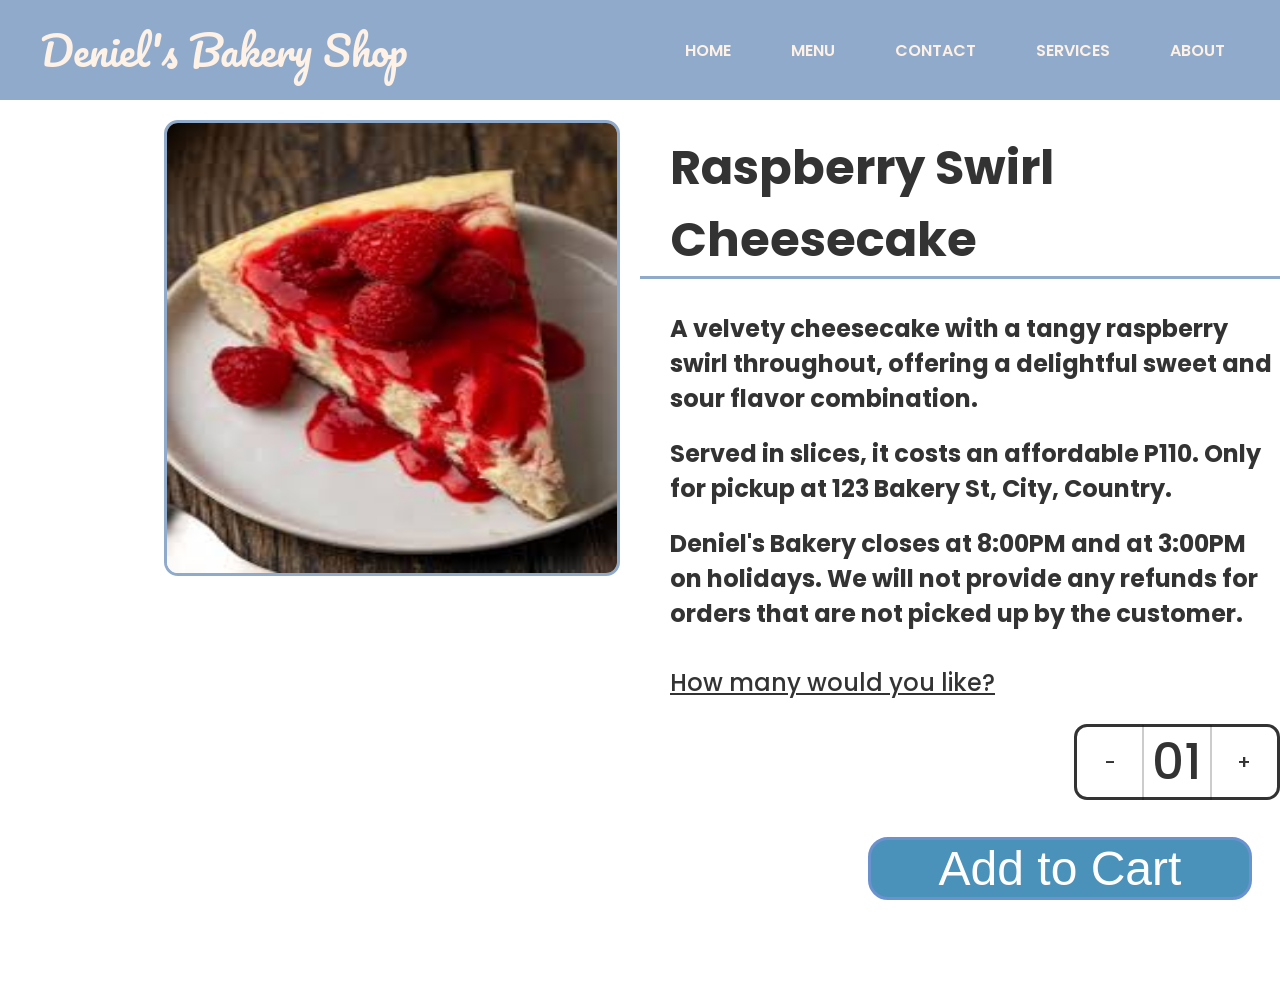
<file: takeout/takeout(copy) (13).html>
<!DOCTYPE html>
<html lang="en">
<head>
  <meta charset="UTF-8">
  <meta name="viewport" content="width=device-width, initial-scale=1.0">
  <title>Deniel's Bakery Shop</title>

  <!-- Google Fonts -->
  <link href="https://fonts.googleapis.com/css2?family=Pacifico&family=Poppins:wght@400;600&display=swap" rel="stylesheet">

  <!-- Link to external CSS -->
  <link rel="stylesheet" href="css\stylesf.css">
</head>
<body>
  <!-- Header Section -->
  <header>
    <!-- Navigation Bar -->
    <nav class="navbar">
      <!-- Logo as Text -->
      <div class="logo">
        <h1>Deniel's Bakery Shop</h1>
      </div>

      <!-- Navigation Links -->
      <ul class="topnav">
        <li><a href="home.html">Home</a></li>
        <li><a href="menu.html">Menu</a></li>
        <li><a href="contact.html">Contact</a></li>
        <li><a href="services.html">Services</a></li>
        <li class="right"><a href="about.html">About</a></li>
      </ul>    
    </nav>
  </header>

  <!-- Main Content Section -->
  <main class="content">
    <div class="sides">
      <div class="leftside"> 
        <img src="img/rasberry.png">
      </div>


      <div class="rightside">
        <h1> Raspberry Swirl Cheesecake </h1>
        <h2> A velvety cheesecake with a tangy raspberry swirl throughout, offering a delightful sweet and sour flavor combination. </h2>
        <h2> Served in slices, it costs an affordable <b>P110</b>. Only for pickup at 123 Bakery St, City, Country.</h2>
        <h2> Deniel's Bakery closes at 8:00PM and at 3:00PM on holidays. We will not provide any refunds for orders that
          are not picked up by the customer. </h2>

        <p> How many would you like? </p>
        <div class="Wrapper">
          <span class="minus"> - </span>
          <span class="num"> 01 </span>
          <span class="plus"> + </span>
        </div>
        <button id="AddToCart"> Add to Cart </button>
      </div>
    </div>
  
  </main>

  
  <!-- Add JavaScript -->
  <script src="js/scriptf.js"></script>
</body>
</html>
</file>
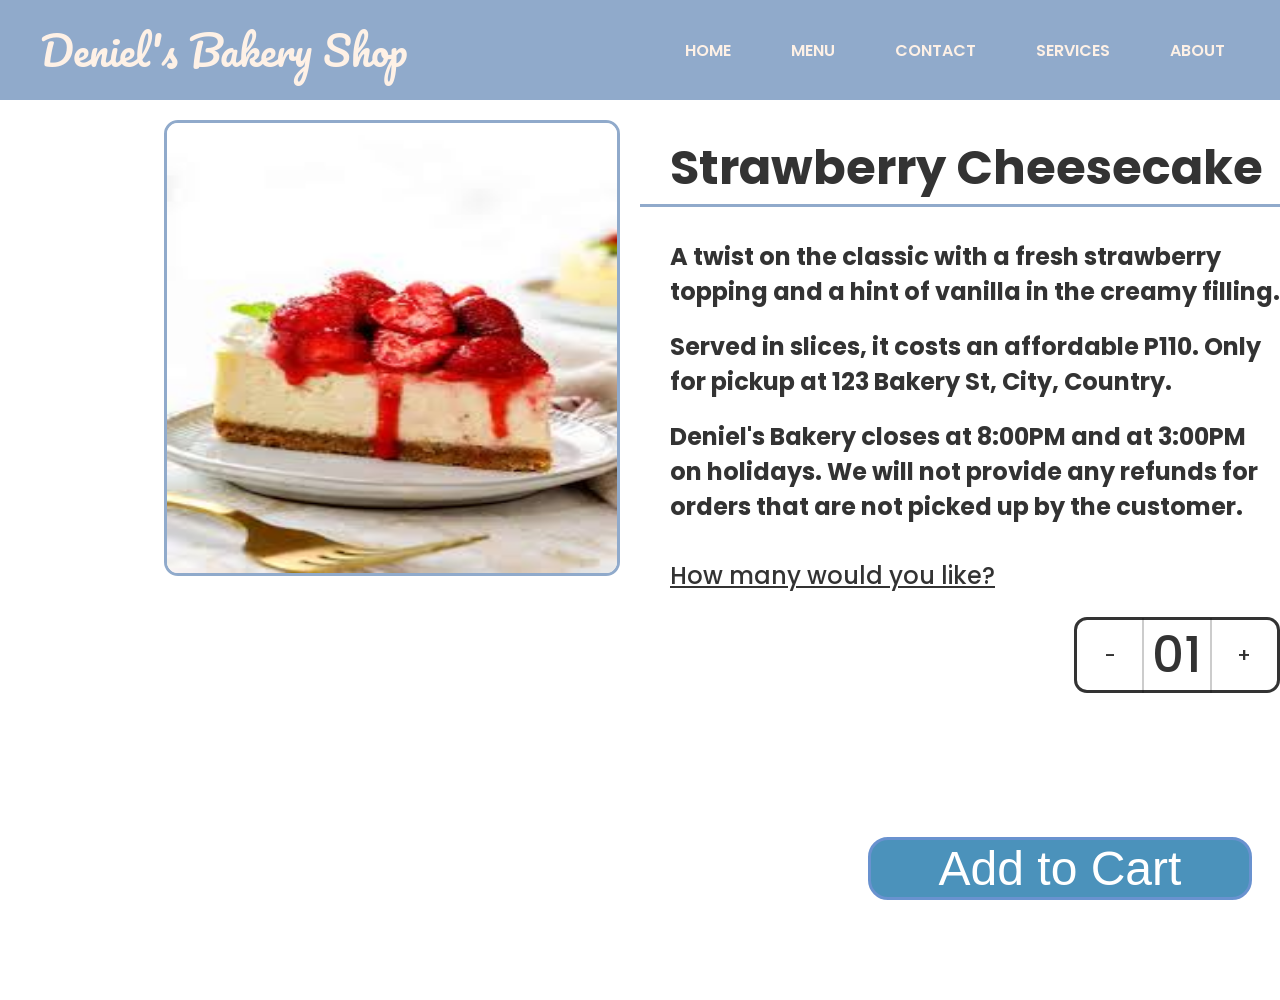
<file: takeout/takeout(copy) (14).html>
<!DOCTYPE html>
<html lang="en">
<head>
  <meta charset="UTF-8">
  <meta name="viewport" content="width=device-width, initial-scale=1.0">
  <title>Deniel's Bakery Shop</title>

  <!-- Google Fonts -->
  <link href="https://fonts.googleapis.com/css2?family=Pacifico&family=Poppins:wght@400;600&display=swap" rel="stylesheet">

  <!-- Link to external CSS -->
  <link rel="stylesheet" href="css\stylesf.css">
</head>
<body>
  <!-- Header Section -->
  <header>
    <!-- Navigation Bar -->
    <nav class="navbar">
      <!-- Logo as Text -->
      <div class="logo">
        <h1>Deniel's Bakery Shop</h1>
      </div>

      <!-- Navigation Links -->
      <ul class="topnav">
        <li><a href="home.html">Home</a></li>
        <li><a href="menu.html">Menu</a></li>
        <li><a href="contact.html">Contact</a></li>
        <li><a href="services.html">Services</a></li>
        <li class="right"><a href="about.html">About</a></li>
      </ul>    
    </nav>
  </header>

  <!-- Main Content Section -->
  <main class="content">
    <div class="sides">
      <div class="leftside"> 
        <img src="img/strawcheese.png">
      </div>


      <div class="rightside">
        <h1> Strawberry Cheesecake </h1>
        <h2> A twist on the classic with a fresh strawberry topping and a hint of vanilla in the creamy filling. </h2>
        <h2> Served in slices, it costs an affordable <b>P110</b>. Only for pickup at 123 Bakery St, City, Country.</h2>
        <h2> Deniel's Bakery closes at 8:00PM and at 3:00PM on holidays. We will not provide any refunds for orders that
          are not picked up by the customer. </h2>

        <p> How many would you like? </p>
        <div class="Wrapper">
          <span class="minus"> - </span>
          <span class="num"> 01 </span>
          <span class="plus"> + </span>
        </div>
        <button id="AddToCart"> Add to Cart </button>
      </div>
    </div>
  
  </main>

  
  <!-- Add JavaScript -->
  <script src="js/scriptf.js"></script>
</body>
</html>
</file>
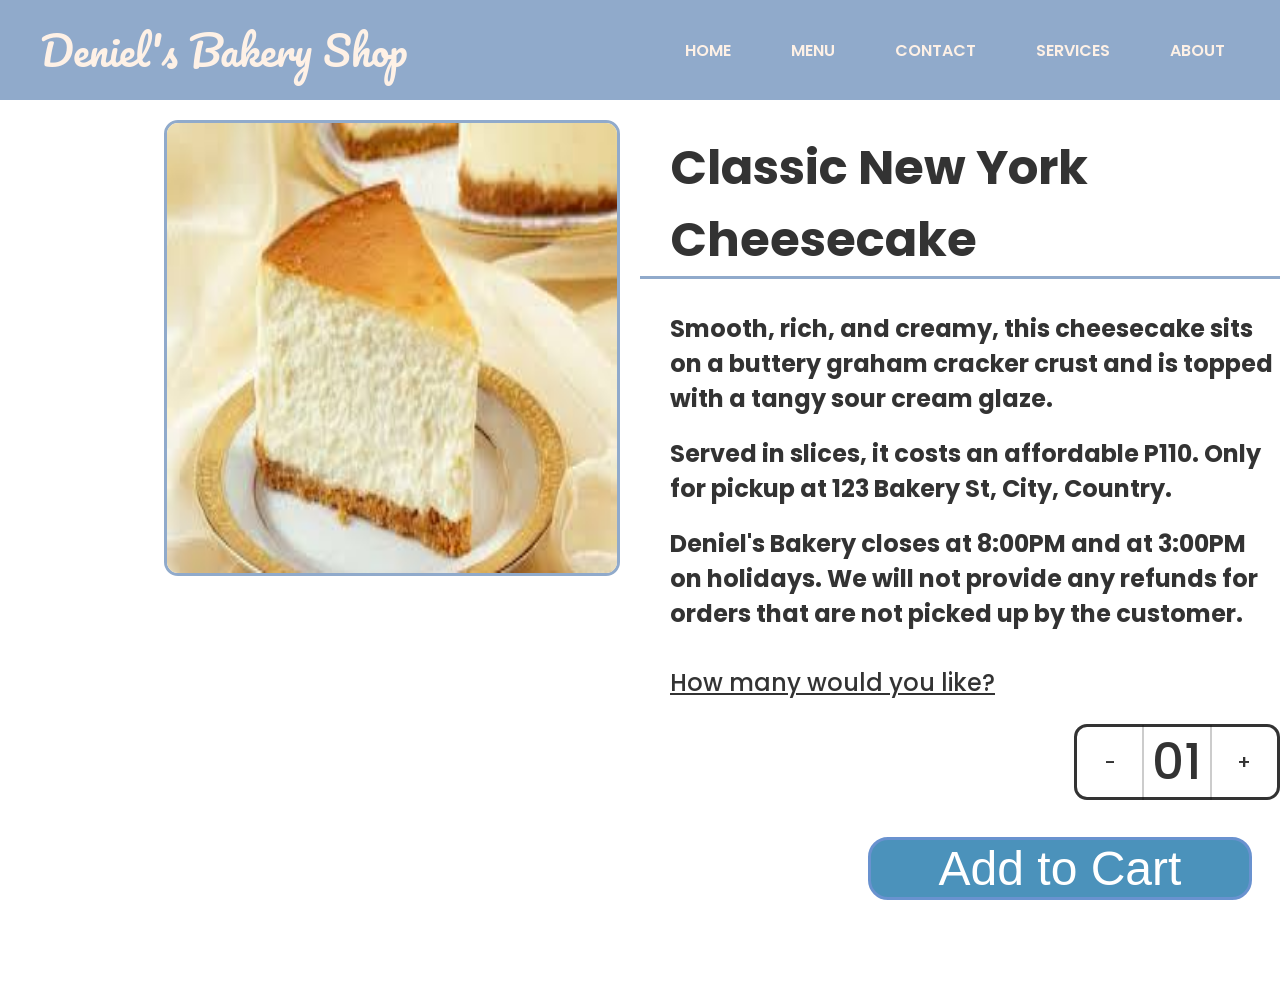
<file: takeout/takeout(copy) (15).html>
<!DOCTYPE html>
<html lang="en">
<head>
  <meta charset="UTF-8">
  <meta name="viewport" content="width=device-width, initial-scale=1.0">
  <title>Deniel's Bakery Shop</title>

  <!-- Google Fonts -->
  <link href="https://fonts.googleapis.com/css2?family=Pacifico&family=Poppins:wght@400;600&display=swap" rel="stylesheet">

  <!-- Link to external CSS -->
  <link rel="stylesheet" href="css\stylesf.css">
</head>
<body>
  <!-- Header Section -->
  <header>
    <!-- Navigation Bar -->
    <nav class="navbar">
      <!-- Logo as Text -->
      <div class="logo">
        <h1>Deniel's Bakery Shop</h1>
      </div>

      <!-- Navigation Links -->
      <ul class="topnav">
        <li><a href="home.html">Home</a></li>
        <li><a href="menu.html">Menu</a></li>
        <li><a href="contact.html">Contact</a></li>
        <li><a href="services.html">Services</a></li>
        <li class="right"><a href="about.html">About</a></li>
      </ul>    
    </nav>
  </header>

  <!-- Main Content Section -->
  <main class="content">
    <div class="sides">
      <div class="leftside"> 
        <img src="img/nycheese.png">
      </div>


      <div class="rightside">
        <h1> Classic New York Cheesecake </h1>
        <h2> Smooth, rich, and creamy, this cheesecake sits on a buttery graham cracker crust and is topped with a tangy sour cream glaze. </h2>
        <h2> Served in slices, it costs an affordable <b>P110</b>. Only for pickup at 123 Bakery St, City, Country.</h2>
        <h2> Deniel's Bakery closes at 8:00PM and at 3:00PM on holidays. We will not provide any refunds for orders that
          are not picked up by the customer. </h2>

        <p> How many would you like? </p>
        <div class="Wrapper">
          <span class="minus"> - </span>
          <span class="num"> 01 </span>
          <span class="plus"> + </span>
        </div>
        <button id="AddToCart"> Add to Cart </button>
      </div>
    </div>
  
  </main>

  
  <!-- Add JavaScript -->
  <script src="js/scriptf.js"></script>
</body>
</html>
</file>
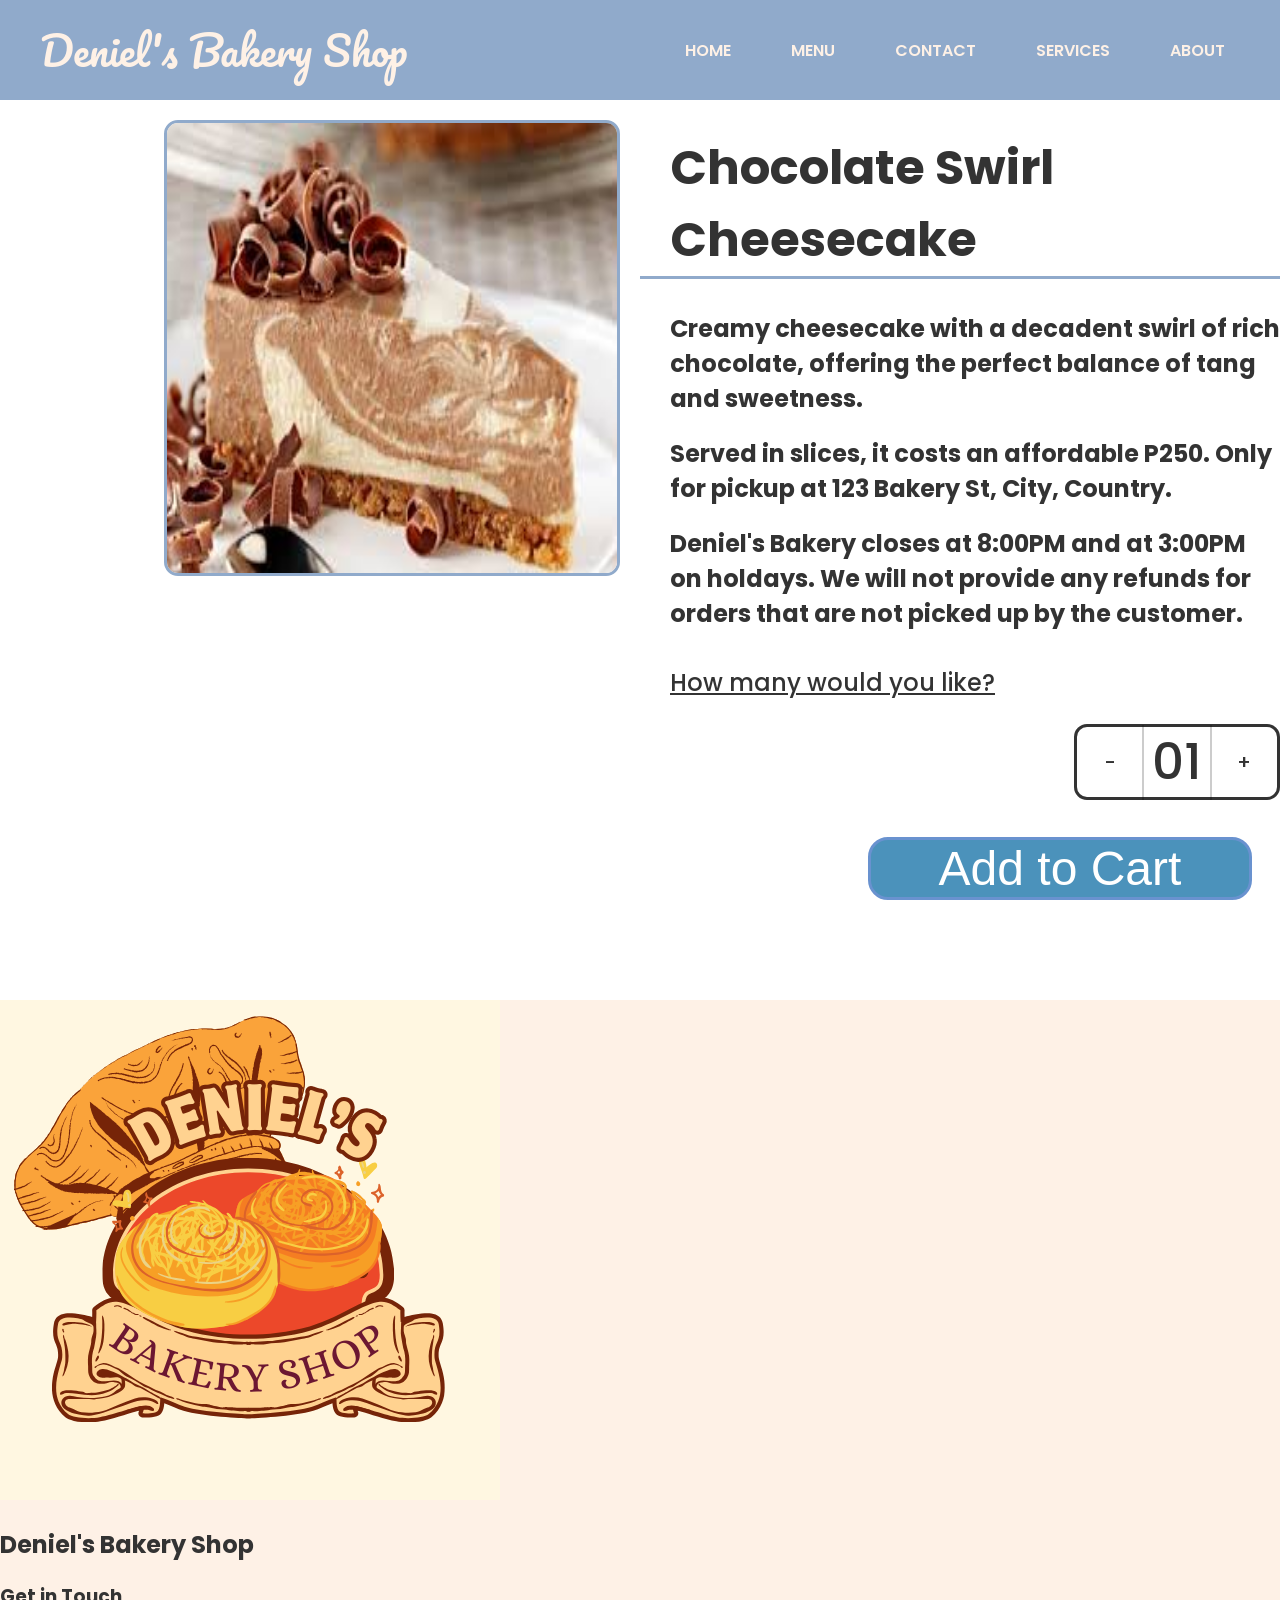
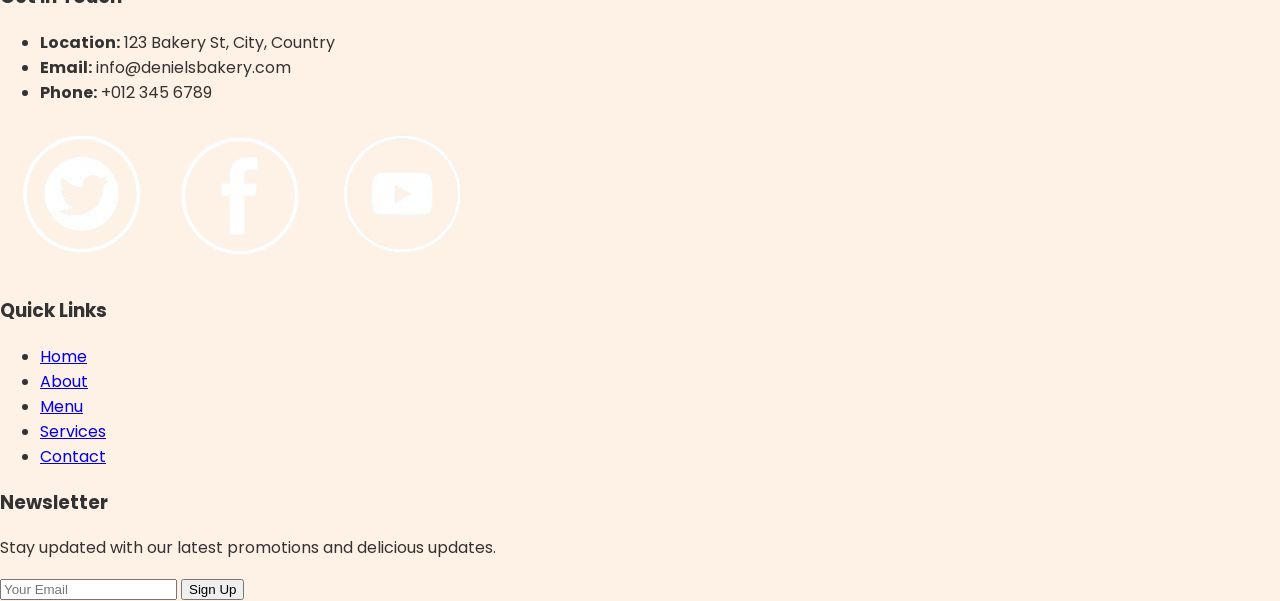
<file: takeout/takeout(copy) (16).html>
<!DOCTYPE html>
<html lang="en">
<head>
  <meta charset="UTF-8">
  <meta name="viewport" content="width=device-width, initial-scale=1.0">
  <title>Deniel's Bakery Shop</title>

  <!-- Google Fonts -->
  <link href="https://fonts.googleapis.com/css2?family=Pacifico&family=Poppins:wght@400;600&display=swap" rel="stylesheet">

  <!-- Link to external CSS -->
  <link rel="stylesheet" href="css\stylesf.css">
</head>
<body>
  <!-- Header Section -->
  <header>
    <!-- Navigation Bar -->
    <nav class="navbar">
      <!-- Logo as Text -->
      <div class="logo">
        <h1>Deniel's Bakery Shop</h1>
      </div>

      <!-- Navigation Links -->
      <ul class="topnav">
        <li><a href="home.html">Home</a></li>
        <li><a href="menu.html">Menu</a></li>
        <li><a href="contact.html">Contact</a></li>
        <li><a href="services.html">Services</a></li>
        <li class="right"><a href="about.html">About</a></li>
      </ul>    
    </nav>
  </header>

  <!-- Main Content Section -->
  <main class="content">
    <div class="sides">
      <div class="leftside"> 
        <img src="img/chococheese.png">
      </div>


      <div class="rightside">
        <h1> Chocolate Swirl Cheesecake</h1>
        <h2> Creamy cheesecake with a decadent swirl of rich chocolate, offering the perfect balance of tang and sweetness. </h2>
        <h2> Served in slices, it costs an affordable <b>P250</b>. Only for pickup at 123 Bakery St, City, Country.</h2>
        <h2> Deniel's Bakery closes at 8:00PM and at 3:00PM on holdays. We will not provide any refunds for orders that
          are not picked up by the customer. </h2>

        <p> How many would you like? </p>
        <div class="Wrapper">
          <span class="minus"> - </span>
          <span class="num"> 01 </span>
          <span class="plus"> + </span>
        </div>
        <button id="AddToCart"> Add to Cart </button>
      </div>
    </div>
  
  </main>

  <footer class="footer">
    <div class="footer-content">
      <!-- Logo and Bakery Name -->
      <div class="footer-logo">
        <img src="img/LOGO.png" alt="Deniel's Bakery Shop Logo">
        <h2>Deniel's Bakery Shop</h2>
      </div>
  
      <!-- Get in Touch Section -->
      <div class="get-in-touch">
        <h3>Get in Touch</h3>
        <ul>
          <li><strong>Location:</strong> 123 Bakery St, City, Country</li>
          <li><strong>Email:</strong> info@denielsbakery.com</li>
          <li><strong>Phone:</strong> +012 345 6789</li>
        </ul>
        <div class="social-icons">
          <a href="#"><img src="img/twittericon.png" alt="Twitter"></a>
          <a href="#"><img src="img/facebookicon.png" alt="Facebook"></a>
          <a href="#"><img src="img/youtubeicon.png" alt="YouTube"></a>
        </div>
      </div>
  
      <!-- Quick Links Section -->
      <div class="quick-links">
        <h3>Quick Links</h3>
        <ul>
          <li><a href="home.html">Home</a></li>
          <li><a href="about.html">About</a></li>
          <li><a href="menu.html">Menu</a></li>
          <li><a href="services.html">Services</a></li>
          <li><a href="contact.html">Contact</a></li>
        </ul>
      </div>
  
      <!-- Newsletter Section -->
      <div class="newsletter">
        <h3>Newsletter</h3>
        <p>Stay updated with our latest promotions and delicious updates.</p>
        <form>
          <input type="email" placeholder="Your Email">
          <button type="submit">Sign Up</button>
        </form>
      </div>
    </div>
  </footer>
  <!-- Add JavaScript -->
  <script src="js/scriptf.js"></script>
</body>
</html>
</file>
<file: css/stylesb.css>
/* General Styles */
body {
  margin: 0;
  font-family: 'Poppins', sans-serif;
  color: #333;
  background-color: #FEF1E6;
}

header {
  margin: 0;
  padding: 0;
}

/* Navigation Bar */
.navbar {
  background-color: #90AACB;
  padding: 15px 40px;
  display: flex;
  justify-content: space-between;
  align-items: center;
  position: fixed;
  top: 0;
  width: 95%;
  z-index: 1000;
  box-shadow: 0 4px 10px rgba(0, 0, 0, 0.2);
  border-radius: 10px;
  transition: all 0.3s ease;
}

.logo h1 {
  margin: 0;
  font-size: 2.5em;
  color: #FEF1E6;
  font-family: 'Pacifico', cursive; /* Elegant, cute logo font */
  font-weight: normal;
}

.topnav {
  list-style-type: none;
  margin: 0;
  padding: 0;
  display: flex;
  gap: 30px; /* Adds spacing between navigation items */
}

.topnav li {
  margin: 0;
}

.topnav a {
  text-decoration: none;
  color: #FEF1E6;
  font-weight: 600;
  font-family: 'Poppins', sans-serif; /* Clean, modern font for navigation links */
  text-transform: uppercase; /* Makes the links more visible and bold */
  padding: 10px 15px;
  transition: color 0.3s ease, background-color 0.3s ease;
}

.topnav a.active,
.topnav a:hover {
  color: #F9D5A7;
  background-color: #FFB085; /* Adds a soft highlight effect */
  border-radius: 5px;
}

/* Right Alignment for Last Item */
.topnav .right {
  margin-left: auto;
}

/* Main Content Section */
.content {
  padding: 20px;
  text-align: center;
  background-color: #FFF;
  font-family: 'Poppins', sans-serif;
}

/* Responsive Design */
@media (max-width: 900px) {
  .navbar {
    flex-direction: column;
  }

  .topnav {
    flex-direction: column;
    align-items: center;
    gap: 15px;
  }

  .topnav li {
    margin: 5px 0;
  }
}



















/* Footer Section */
.footer {
  background-color: #90AACB;
  color: #fff;
  padding: 40px 30px;
  display: flex;
  justify-content: center;
}

.footer-content {
  display: flex;
  justify-content: space-between;
  flex-wrap: wrap;
  max-width: 1200px;
  width: 100%;
}

/* Footer Logo Section */
.footer-logo {
  text-align: center;
  flex: 1 1 250px; 
  margin-right: 40px; 
  margin-bottom: 20px;
}

.footer-logo img {
  width: 150px;
  border-radius: 50%;
  margin-bottom: 10px;
}

.footer-logo h2 {
  font-family: 'Pacifico', cursive;
  font-size: 2.5em;
  color: #fff;
  margin: 0;
}

/* Get in Touch Section */
.get-in-touch {
  flex: 1 1 250px;
  margin-left: 20px;
  margin-bottom: 20px;
}

.get-in-touch h3 {
  color: #FFB085;
  font-size: 1.3em;
  margin-bottom: 15px;
}

.get-in-touch ul {
  list-style: none;
  padding: 0;
  font-size: 1.1em;
}

.get-in-touch li {
  margin-bottom: 10px;
}

/* Social Icons */
.social-icons {
  margin-top: 15px;
}

.social-icons a {
  display: inline-block;
  margin-right: 10px;
}

.social-icons a img {
  width: 32px;
  height: 32px;
  border-radius: 50%;
  transition: transform 0.3s ease, box-shadow 0.3s ease;
}

.social-icons a img:hover {
  transform: scale(1.2);
  box-shadow: 0 4px 6px rgba(0, 0, 0, 0.2);
}

/* Quick Links Section */
.quick-links {
  flex: 1 1 250px;
  margin-bottom: 20px;
}

.quick-links h3 {
  color: #FFB085;
  font-size: 1.3em;
  margin-bottom: 15px;
}

.quick-links a {
  color: #fff;
  text-decoration: none;
  display: block;
  margin-bottom: 10px;
}

.quick-links a:hover {
  text-decoration: underline;
}

/* Newsletter Section */
.newsletter {
  flex: 1 1 250px;
  margin-bottom: 20px;
  text-align: left;
}

.newsletter h3 {
  color: #FFB085;
  font-size: 1.3em;
  margin-bottom: 15px;
}

.newsletter form {
  display: flex;
  flex-wrap: wrap;
}

.newsletter input {
  padding: 10px;
  font-size: 1em;
  border: none;
  border-radius: 4px;
  margin-right: 10px;
  flex: 1;
}

.newsletter button {
  padding: 10px 20px;
  font-size: 1em;
  background-color: #FFB085;
  color: #fff;
  border: none;
  border-radius: 4px;
  cursor: pointer;
  transition: background-color 0.3s ease;
}

.newsletter button:hover {
  background-color: #FF9066;
}

/* Media Queries for Responsiveness */
@media (max-width: 768px) {
  .footer-content {
    flex-direction: column;
    align-items: center;
  }

  .footer-content > div {
    margin-bottom: 20px;
  }

  .newsletter form {
    flex-direction: column;
  }

  .newsletter input {
    margin-bottom: 10px;
    margin-right: 0;
  }
}
</file>
<file: takeout/css/styles.css>
/* General Styles */
body {
  margin: 0;
  font-family: 'Poppins', sans-serif;
  color: #333;
  background-color: #FEF1E6;
}

header {
  margin: 0;
  padding: 0;
}

/* Navigation Bar */
.navbar {
  background-color: #90AACB;
  padding: 15px 40px;
  display: flex;
  justify-content: space-between;
  align-items: center;
  position: fixed;
  top: 0;
  width: 95%;
  z-index: 1000;
  box-shadow: 0 4px 10px rgba(0, 0, 0, 0.2);
  border-radius: 10px;
  transition: all 0.3s ease;
}

.logo h1 {
  margin: 0;
  font-size: 2.5em;
  color: #FEF1E6;
  font-family: 'Pacifico', cursive; 
  font-weight: normal;
}

.topnav {
  list-style-type: none;
  margin: 0;
  padding: 0;
  display: flex;
  gap: 30px; 
}

.topnav li {
  margin: 0;
}
.topnav a {
  text-decoration: none;
  color: #FEF1E6;
  font-weight: 600;
  font-family: 'Poppins', sans-serif; 
  text-transform: uppercase; 
  padding: 10px 15px;
  transition: color 0.3s ease, background-color 0.3s ease;
}

.topnav a.active,
.topnav a:hover {
  color: #F9D5A7;
  background-color: #FFB085; 
  border-radius: 5px;
}

/* Right Alignment for Last Item */
.topnav .right {
  margin-left: auto;
}

/* Hero Section */
.hero-section {
  position: relative;
  height: 90vh; 
  background-image: url('../img/homebg.jpg');
  background-size: cover;
  background-position: center;
  text-align: center;
  display: flex;
  flex-direction: column;
  justify-content: center;
  align-items: center;
  color: #d37739;
}


.hero-section .logo {
  margin-bottom: 20px;
}

.logo-img {
  width: 150px; 
  height: 150px;
  border-radius: 50%; 
}

.hero-title {
  font-size: 4em;
  font-family: 'Pacifico', cursive;
  margin: 0;
  text-shadow: 2px 2px 4px rgb(62, 26, 0);
}

.hero-subtitle {
  font-size: 1.5em;
  font-family: 'Poppins', sans-serif;
  font-weight: 400;
  margin: 10px 0 20px 0;
  text-shadow: 1px 1px 3px rgba(0, 0, 0, 0.4);
}

.cta-button {
  background-color: #FFB085;
  color: #FEF1E6;
  font-family: 'Poppins', sans-serif;
  font-size: 1.2em;
  font-weight: 600;
  padding: 10px 20px;
  border: none;
  border-radius: 5px;
  cursor: pointer;
  transition: background-color 0.3s ease;
}

.cta-button:hover {
  background-color: #F9D5A7;
}
/* Responsive Design */
@media (max-width: 900px) {
  .navbar {
    flex-direction: column;
  }

  .topnav {
    flex-direction: column;
    align-items: center;
    gap: 15px;
  }

  .topnav li {
    margin: 5px 0;
  }

  .hero-title {
    font-size: 3em;
  }

  .hero-subtitle {
    font-size: 1.2em;
  }

  .cta-button {
    font-size: 1em;
  }
}

/* Specialties Section */
.specialties {
  padding: 40px 30px;
  background-color: #fff;
  text-align: center;
}

.section-title h2 {
  font-size: 3em;
  color: #90AACB;
  margin: 0;
  padding: 20px 0;
  position: relative;
}

.section-title h2::before,
.section-title h2::after {
  content: "";
  position: absolute;
  width: 30%;
  height: 2px;
  background-color: #90AACB;
  top: 50%;
}

.section-title h2::before {
  left: 0;
}

.section-title h2::after {
  right: 0;
}

.section-title p {
  font-size: 1.2em;
  color: #FFB085;
  margin-top: 10px;
}

/* Slideshow Styles */
.specialties-gallery {
  width: 80%;
  margin: 0 auto;
  position: relative;
}

.slideshow-container {
  display: flex;
  justify-content: space-between;
  position: relative;
  width: 100%;
  overflow: hidden;
}

.slides {
  display: none;
  width: 48%; 
  margin: 0 1%;
  border-radius: 10px;
  position: relative;
}

.slides img {
  width: 100%;
  height: auto;
  border-radius: 10px;
}

.description {
  position: absolute;
  top: 50%;
  left: 50%;
  transform: translate(-50%, -50%);
  background-color: rgba(0, 0, 0, 0.6);
  color: #fff;
  padding: 20px;
  border-radius: 5px;
  text-align: center;
  opacity: 0;
  transition: opacity 0.5s ease-in-out;
}

.slides:hover .description {
  opacity: 1;
}

/* Responsive Design */
@media (max-width: 900px) {
  .specialties-gallery {
    width: 100%;
  }

  .slides {
    width: 100%;
    margin: 10px 0;
  }

  .hero-title {
    font-size: 3em;
  }

  .hero-subtitle {
    font-size: 1.2em;
  }

  .cta-button {
    font-size: 1em;
  }
}

/* Reviews Section */
.reviews {
  padding: 40px 30px;
  background-color: #fff;
  text-align: center;
}

.reviews .section-title h2 {
  font-size: 3em;
  color: #90AACB;
  margin: 0;
  padding: 20px 0;
  position: relative;
}

.reviews .section-title h2::before,
.reviews .section-title h2::after {
  content: "";
  position: absolute;
  width: 30%;
  height: 2px;
  background-color: #90AACB;
  top: 50%;
}

.reviews .section-title h2::before {
  left: 0;
}

.reviews .section-title h2::after {
  right: 0;
}

.reviews .section-title p {
  font-size: 1.2em;
  color: #FFB085;
  margin-top: 10px;
}

/* Reviews Button */
.reviews-button {
  background-color: #FFB085;
  color: #fff;
  padding: 15px 30px;  
  border: 3px solid #FFB085;  
  border-radius: 50px;  
  font-size: 1.5em;  
  cursor: pointer;
  margin-top: 20px;
  transition: background-color 0.3s, border-color 0.3s;  
}

.reviews-button:hover {
  background-color: #90AACB;  
  border-color: #90AACB;  
}

.reviews-content {
  display: none;
  margin-top: 20px;
}

.review-images {
  display: grid;
  grid-template-columns: repeat(3, 1fr);
  gap: 20px;
}

.review-image {
  width: 100%;
  height: auto;
  border-radius: 8px;
  box-shadow: 0 4px 8px rgba(0, 0, 0, 0.2);
  transition: transform 0.3s ease;
}

.review-image:hover {
  transform: scale(1.05);
}

/* Footer Section Styling */
.footer {
  background-color: #90AACB;
  color: #fff;
  padding: 40px 30px;
  display: flex;
  justify-content: center;
}

.footer-content {
  display: flex;
  justify-content: space-between;
  flex-wrap: wrap;
  max-width: 1200px;
  width: 100%;
}

/* Footer Section */
.footer {
  background-color: #90AACB;
  color: #fff;
  padding: 40px 30px;
  display: flex;
  justify-content: center;
}

.footer-content {
  display: flex;
  justify-content: space-between;
  flex-wrap: wrap;
  max-width: 1200px;
  width: 100%;
}

/* Footer Logo Section */
.footer-logo {
  text-align: center;
  flex: 1 1 250px; 
  margin-right: 40px; 
  margin-bottom: 20px;
}

.footer-logo img {
  width: 150px;
  border-radius: 50%;
  margin-bottom: 10px;
}

.footer-logo h2 {
  font-family: 'Pacifico', cursive;
  font-size: 2.5em;
  color: #fff;
  margin: 0;
}

/* Get in Touch Section */
.get-in-touch {
  flex: 1 1 250px;
  margin-left: 20px;
  margin-bottom: 20px;
}

.get-in-touch h3 {
  color: #FFB085;
  font-size: 1.3em;
  margin-bottom: 15px;
}

.get-in-touch ul {
  list-style: none;
  padding: 0;
  font-size: 1.1em;
}

.get-in-touch li {
  margin-bottom: 10px;
}

/* Social Icons */
.social-icons {
  margin-top: 15px;
}

.social-icons a {
  display: inline-block;
  margin-right: 10px;
}

.social-icons a img {
  width: 32px;
  height: 32px;
  border-radius: 50%;
  transition: transform 0.3s ease, box-shadow 0.3s ease;
}

.social-icons a img:hover {
  transform: scale(1.2);
  box-shadow: 0 4px 6px rgba(0, 0, 0, 0.2);
}

/* Quick Links Section */
.quick-links {
  flex: 1 1 250px;
  margin-bottom: 20px;
}

.quick-links h3 {
  color: #FFB085;
  font-size: 1.3em;
  margin-bottom: 15px;
}

.quick-links a {
  color: #fff;
  text-decoration: none;
  display: block;
  margin-bottom: 10px;
}

.quick-links a:hover {
  text-decoration: underline;
}

/* Newsletter Section */
.newsletter {
  flex: 1 1 250px;
  margin-bottom: 20px;
  text-align: left;
}

.newsletter h3 {
  color: #FFB085;
  font-size: 1.3em;
  margin-bottom: 15px;
}

.newsletter form {
  display: flex;
  flex-wrap: wrap;
}

.newsletter input {
  padding: 10px;
  font-size: 1em;
  border: none;
  border-radius: 4px;
  margin-right: 10px;
  flex: 1;
}

.newsletter button {
  padding: 10px 20px;
  font-size: 1em;
  background-color: #FFB085;
  color: #fff;
  border: none;
  border-radius: 4px;
  cursor: pointer;
  transition: background-color 0.3s ease;
}

.newsletter button:hover {
  background-color: #FF9066;
}

/* Media Queries for Responsiveness */
@media (max-width: 768px) {
  .footer-content {
    flex-direction: column;
    align-items: center;
  }

  .footer-content > div {
    margin-bottom: 20px;
  }

  .newsletter form {
    flex-direction: column;
  }

  .newsletter input {
    margin-bottom: 10px;
    margin-right: 0;
  }
}
</file>
<file: takeout/css/stylesb.css>
/* General Styles */
* {
  margin: 0;
  padding: 0;
  box-sizing: border-box;
}

body {
  font-family: 'Poppins', sans-serif;
  line-height: 1.6;
  background-color: #f4f4f4;
  width: 100%; 
  margin: 0;
  padding: 100px 0 20px 0; 
}

/* Navigation Bar */
.navbar {
  background-color: #90AACB;
  padding: 15px 40px;
  display: flex;
  justify-content: space-between;
  align-items: center;
  position: fixed;
  top: 0;
  left: 0; 
  right: 0; 
  width: 100%; 
  z-index: 1000;
  box-shadow: 0 4px 10px rgba(0, 0, 0, 0.2);
  border-radius: 10px;
  transition: all 0.3s ease;
}

.logo h1 {
  margin: 0;
  font-size: 2.5em;
  color: #FEF1E6;
  font-family: 'Pacifico', cursive;
}

.topnav {
  list-style-type: none;
  margin: 0;
  padding: 0;
  display: flex;
  gap: 30px;
}

.topnav a {
  text-decoration: none;
  color: #FEF1E6;
  font-weight: 600;
  text-transform: uppercase;
  padding: 10px 15px;
  transition: color 0.3s ease, background-color 0.3s ease;
}

.topnav a:hover {
  color: #F9D5A7;
  background-color: #FFB085;
  border-radius: 5px;
}

/* Title Styling for Our Menu */
.menu-title {
  text-align: center;
  margin: 30px 0;
}

.menu-title h1 {
  display: inline-block;
  font-size: 2.5em;
  color: #f0caae;
  position: relative;
  padding: 0 20px; 
}

.menu-title h1::before,
.menu-title h1::after {
  content: '';
  position: absolute;
  top: 50%;
  width: 40%;
  height: 1px;
  background-color: #f0caae;
  transform: translateY(-50%);
}

.menu-title h1::before {
  left: -50%;  
}

.menu-title h1::after {
  right: -50%;  
}

/* Menu Navigation */
.menu-nav {
  background-color: #90AACB;
  padding: 10px 0;
  margin-bottom: 20px;
  border-radius: 10px;
  width: 100%; /* Full width */
  margin: 0 auto; /* Center the nav */
}

.menu-nav ul {
  list-style-type: none;
  margin: 0;
  padding: 0;
  display: flex;
  justify-content: center;
}

.menu-nav ul li {
  margin-right: 20px;
}

.menu-nav ul li a {
  color: white;
  text-decoration: none;
  font-size: 1.2em;
  padding: 10px 20px;
  transition: background-color 0.3s ease;
  border-radius: 5px;
}

.menu-nav ul li a:hover {
  background-color: #FFB085;
  color: #90AACB;
}

/* Main Content Section */
/* Menu Sections */
section {
  margin-bottom: 80px;
  width: 100%; /* Ensure the section width is full */
  margin: 0 auto; /* Center content */
}

h2 {
  text-align: center;
  margin-top: 30px;
  margin-bottom: 30px;
  font-size: 2em;
  color: #333;
}

/* Menu Items - Flexbox Layout for Item Arrangement */
.menu-items {
  display: flex;
  flex-wrap: wrap;
  justify-content: space-around;
  gap: 3px;
  margin-top: 20px;
}

.menu-item {
  display: flex;
  flex-direction: column;
  align-items: center;
  width: 250px; 
  text-align: center;
}

.menu-item img {
  width: 100%;
  height: 200px;
  object-fit: cover;
  border-radius: 8px;
  transition: transform 0.3s ease;
}

.menu-item h3 {
  margin: 10px 0;
  font-size: 1.5em;
  color: #333;
}

.menu-item p {
  font-size: 1em;
  color: #555;
  margin-bottom: 10px;
}

.menu-item button {
  padding: 10px 15px;
  background-color: #90AACB;
  color: white;
  border: none;
  border-radius: 5px;
  cursor: pointer;
  text-decoration: none;
}

.menu-item a:link, a:visited{
  color: white;
  text-decoration: none;
}

.menu-item button:hover {
  background-color: #555;
}

#cart-count {
  font-size: 20px;
  font-weight: bold;
  color: #ff6347;
}

/* Footer Section Styling */
.footer {
  background-color: #90AACB;
  color: #fff;
  padding: 40px 30px;
  display: flex;
  justify-content: center;
}

.footer-content {
  display: flex;
  justify-content: space-between;
  flex-wrap: wrap;
  max-width: 1200px;
  width: 100%;
}

/* Footer Section */
.footer {
  background-color: #90AACB;
  color: #fff;
  padding: 40px 30px;
  display: flex;
  justify-content: center;
  margin-top: 40px;
}

.footer-content {
  display: flex;
  justify-content: space-between;
  flex-wrap: wrap;
  max-width: 1200px;
  width: 100%;
}

/* Footer Logo Section */
.footer-logo {
  text-align: center;
  flex: 1 1 250px; 
  margin-right: 40px; 
  margin-bottom: 20px;
}

.footer-logo img {
  width: 150px;
  border-radius: 50%;
  margin-bottom: 10px;
}

.footer-logo h2 {
  font-family: 'Pacifico', cursive;
  font-size: 2.5em;
  color: #fff;
  margin: 0;
}

/* Get in Touch Section */
.get-in-touch {
  flex: 1 1 250px;
  margin-left: 20px;
  margin-bottom: 20px;
}

.get-in-touch h3 {
  color: #FFB085;
  font-size: 1.3em;
  margin-bottom: 15px;
}

.get-in-touch ul {
  list-style: none;
  padding: 0;
  font-size: 1.1em;
}

.get-in-touch li {
  margin-bottom: 10px;
}

/* Social Icons */
.social-icons {
  margin-top: 15px;
}

.social-icons a {
  display: inline-block;
  margin-right: 10px;
}

.social-icons a img {
  width: 32px;
  height: 32px;
  border-radius: 50%;
  transition: transform 0.3s ease, box-shadow 0.3s ease;
}

.social-icons a img:hover {
  transform: scale(1.2);
  box-shadow: 0 4px 6px rgba(0, 0, 0, 0.2);
}

/* Quick Links Section */
.quick-links {
  flex: 1 1 250px;
  margin-bottom: 20px;
}

.quick-links h3 {
  color: #FFB085;
  font-size: 1.3em;
  margin-bottom: 15px;
}

.quick-links a {
  color: #fff;
  text-decoration: none;
  display: block;
  margin-bottom: 10px;
}

.quick-links a:hover {
  text-decoration: underline;
}

/* Newsletter Section */
.newsletter {
  flex: 1 1 250px;
  margin-bottom: 20px;
  text-align: left;
}

.newsletter h3 {
  color: #FFB085;
  font-size: 1.3em;
  margin-bottom: 15px;
}

.newsletter form {
  display: flex;
  flex-wrap: wrap;
}

.newsletter input {
  padding: 10px;
  font-size: 1em;
  border: none;
  border-radius: 4px;
  margin-right: 10px;
  flex: 1;
}

.newsletter button {
  padding: 10px 20px;
  font-size: 1em;
  background-color: #FFB085;
  color: #fff;
  border: none;
  border-radius: 4px;
  cursor: pointer;
  transition: background-color 0.3s ease;
}

.newsletter button:hover {
  background-color: #FF9066;
}

/* Media Queries for Responsiveness */
@media (max-width: 768px) {
  .footer-content {
    flex-direction: column;
    align-items: center;
  }

  .footer-content > div {
    margin-bottom: 20px;
  }

  .newsletter form {
    flex-direction: column;
  }

  .newsletter input {
    margin-bottom: 10px;
    margin-right: 0;
  }
}
</file>
<file: takeout/css/stylesd.css>
/* General Styles */
body {
  margin: 0;
  font-family: 'Poppins', sans-serif;
  background-color: #FEF1E6;
  color: #333;
}

h1, h2, h3, h4, h5 {
  margin: 0;
}

ul {
  padding: 0;
  list-style-type: none;
}

a {
  text-decoration: none;
  color: inherit;
}

.navbar {
  background-color: #90AACB;
  padding: 15px 40px;
  display: flex;
  justify-content: space-between;
  align-items: center;
  position: fixed;
  top: 0;
  width: 95%;
  z-index: 1000;
  box-shadow: 0 4px 10px rgba(0, 0, 0, 0.2);
  border-radius: 10px;
  transition: all 0.3s ease;
}

.logo h1 {
  margin: 0;
  font-size: 2.5em;
  color: #FEF1E6;
  font-family: 'Pacifico', cursive;
  font-weight: normal;
}

.topnav {
  display: flex;
  gap: 20px;
}

.topnav a {
  font-weight: 600;
  font-size: 1rem;
  color: #FEF1E6;
  padding: 10px 15px;
  text-transform: uppercase;
  border-radius: 5px;
  transition: background-color 0.3s ease, color 0.3s ease;
}

.topnav a.active,
.topnav a:hover {
  background-color: #FFB085;
  color: #F9D5A7;
}

@keyframes gradientChange {
  0% {
    background: linear-gradient(to bottom, #FFEDD5, #FFF7E6);
  }
  25% {
    background: linear-gradient(to bottom, #FFF7E6, #FDE2E4);
  }
  50% {
    background: linear-gradient(to bottom, #FDE2E4, #CDEDF6);
  }
  75% {
    background: linear-gradient(to bottom, #CDEDF6, #FFEDD5);
  }
  100% {
    background: linear-gradient(to bottom, #FFEDD5, #FFF7E6);
  }
}

.services-section {
  padding: 60px 20px;
  text-align: center;
  background: linear-gradient(to bottom, #FFEDD5, #FFF7E6);
  background-size: cover;
  background-position: center;
  color: #333;
  animation: gradientChange 10s infinite; 
}

.section-title {
  font-size: 2.5rem;
  color: #D35400;
  text-transform: uppercase;
  margin-bottom: 20px;
  display: inline-block;
  transition: background-color 0.3s ease, color 0.3s ease;
}

.section-title:hover {
  background-color: rgb(255, 255, 255); 
  color: #ff7b00; 
}

.section-description {
  font-size: 1.1rem;
  color: #666;
  margin-bottom: 40px;
  max-width: 800px;
  margin-left: auto;
  margin-right: auto;
}
.section-description2 {
  font-size: 1.1rem;
  color: #ffffff;
  margin-bottom: 40px;
  max-width: 800px;
  margin-left: auto;
  margin-right: auto;
}

.services {
  display: flex;
  justify-content: center;
  gap: 20px;
  flex-wrap: wrap;
}

.service-card {
  background-color: #FFF;
  border: 3px solid #D35400;
  width: 300px;
  border-radius: 15px;
  box-shadow: 0 5px 15px rgba(0, 0, 0, 0.1);
  overflow: hidden;
  transition: transform 0.4s ease, box-shadow 0.4s ease;
  position: relative;
}

.service-card:hover {
  transform: translateY(-10px);
  box-shadow: 0 10px 20px rgba(0, 0, 0, 0.2);
}

.service-image img {
  width: 100%;
  height: 200px;
  object-fit: cover;
}

.service-content {
  padding: 20px;
  text-align: left;
}

.service-content h3 {
  font-size: 1.8rem;
  color: #D35400;
  margin-bottom: 10px;
}

.service-content p {
  font-size: 1rem;
  color: #666;
  margin-bottom: 15px;
}

.service-features {
  margin-bottom: 15px;
}

.service-features li {
  font-size: 0.9rem;
  color: #555;
  margin: 5px 0;
  display: flex;
  align-items: center;
}

.service-features i {
  color: #D35400;
  margin-right: 10px;
}
.learn-more {
  background-color: #D35400;
  color: #FFF;
  border: solid 2px #FFEDD5;
  padding: 10px 20px;
  font-size: 1rem;
  border-radius: 5px;
  cursor: pointer;
  display: block;
  width: fit-content;
  margin: 20px auto 10px; 
  transition: background-color 0.3s ease, transform 0.3s ease;
}

.learn-more:hover {
  background-color: #E67E22;
}

.learn-more:active {
  transform: scale(0.95);
}

.why-choose-us {
  padding: 60px 20px;
  background: url('https://www.napoleonsbakery.com/wp-content/uploads/2023/07/Napoleons-Bakery-Donuts-Pastries-scaled.jpg') no-repeat center center;
  background-size: cover; 
  color: #000000; 
  text-align: center;
  position: relative; 
  border-radius: 20px;
  overflow: hidden;
}

.why-choose-us::before {
  content: '';
  position: absolute;
  top: 0;
  left: 0;
  width: 100%;
  height: 100%;
  background: rgba(0, 0, 0, 0.5); 
  z-index: 1; 
}

.why-choose-us .container {
  position: relative; 
  z-index: 2;
}

.features-grid {
  display: grid;
  grid-template-columns: repeat(auto-fit, minmax(250px, 1fr));
  gap: 20px;
  margin-top: 40px;
}

.feature-card {
  background: rgba(255, 255, 255, 0.8); 
  border-radius: 10px;
  border: 2px solid #D35400;
  padding: 20px;
  box-shadow: 0 5px 15px rgba(0, 0, 0, 0.1);
  transition: transform 0.3s ease, box-shadow 0.3s ease;
  color: #333; 
}

.feature-card:hover {
  transform: translateY(-10px);
  box-shadow: 0 10px 20px rgba(0, 0, 0, 0.2);
}

.feature-icon {
  font-size: 3rem;
  color: #D35400;
  margin-bottom: 15px;
}

.feature-card h3 {
  font-size: 1.5rem;
  color: #D35400;
  margin-bottom: 10px;
}

.feature-card p {
  font-size: 1rem;
  color: #555;
}
.line {
  width: 50%; 
  height: 5px;
  background-color: #90AACB;
  margin: 20px auto;
}

/* Footer Section */
.footer {
  background-color: #90AACB;
  color: #fff;
  padding: 40px 30px;
  display: flex;
  justify-content: center;
}

.footer-content {
  display: flex;
  justify-content: space-between;
  flex-wrap: wrap;
  max-width: 1200px;
  width: 100%;
}

/* Footer Logo Section */
.footer-logo {
  text-align: center;
  flex: 1 1 250px; 
  margin-right: 40px; 
  margin-bottom: 20px;
}

.footer-logo img {
  width: 150px;
  border-radius: 50%;
  margin-bottom: 10px;
}

.footer-logo h2 {
  font-family: 'Pacifico', cursive;
  font-size: 2.5em;
  color: #fff;
  margin: 0;
}

/* Get in Touch Section */
.get-in-touch {
  flex: 1 1 250px;
  margin-left: 20px;
  margin-bottom: 20px;
}

.get-in-touch h3 {
  color: #FFB085;
  font-size: 1.3em;
  margin-bottom: 15px;
}

.get-in-touch ul {
  list-style: none;
  padding: 0;
  font-size: 1.1em;
}

.get-in-touch li {
  margin-bottom: 10px;
}

/* Social Icons */
.social-icons {
  margin-top: 15px;
}

.social-icons a {
  display: inline-block;
  margin-right: 10px;
}

.social-icons a img {
  width: 32px;
  height: 32px;
  border-radius: 50%;
  transition: transform 0.3s ease, box-shadow 0.3s ease;
}

.social-icons a img:hover {
  transform: scale(1.2);
  box-shadow: 0 4px 6px rgba(0, 0, 0, 0.2);
}

/* Quick Links Section */
.quick-links {
  flex: 1 1 250px;
  margin-bottom: 20px;
}

.quick-links h3 {
  color: #FFB085;
  font-size: 1.3em;
  margin-bottom: 15px;
}

.quick-links a {
  color: #fff;
  text-decoration: none;
  display: block;
  margin-bottom: 10px;
}

.quick-links a:hover {
  text-decoration: underline;
}

/* Newsletter Section */
.newsletter {
  flex: 1 1 250px;
  margin-bottom: 20px;
  text-align: left;
}

.newsletter h3 {
  color: #FFB085;
  font-size: 1.3em;
  margin-bottom: 15px;
}

.newsletter form {
  display: flex;
  flex-wrap: wrap;
}

.newsletter input {
  padding: 10px;
  font-size: 1em;
  border: none;
  border-radius: 4px;
  margin-right: 10px;
  flex: 1;
}

.newsletter button {
  padding: 10px 20px;
  font-size: 1em;
  background-color: #FFB085;
  color: #fff;
  border: none;
  border-radius: 4px;
  cursor: pointer;
  transition: background-color 0.3s ease;
}

.newsletter button:hover {
  background-color: #FF9066;
}

/* Media Queries for Responsiveness */
@media (max-width: 768px) {
  .footer-content {
    flex-direction: column;
    align-items: center;
  }

  .footer-content > div {
    margin-bottom: 20px;
  }

  .newsletter form {
    flex-direction: column;
  }

  .newsletter input {
    margin-bottom: 10px;
    margin-right: 0;
  }
}
</file>
